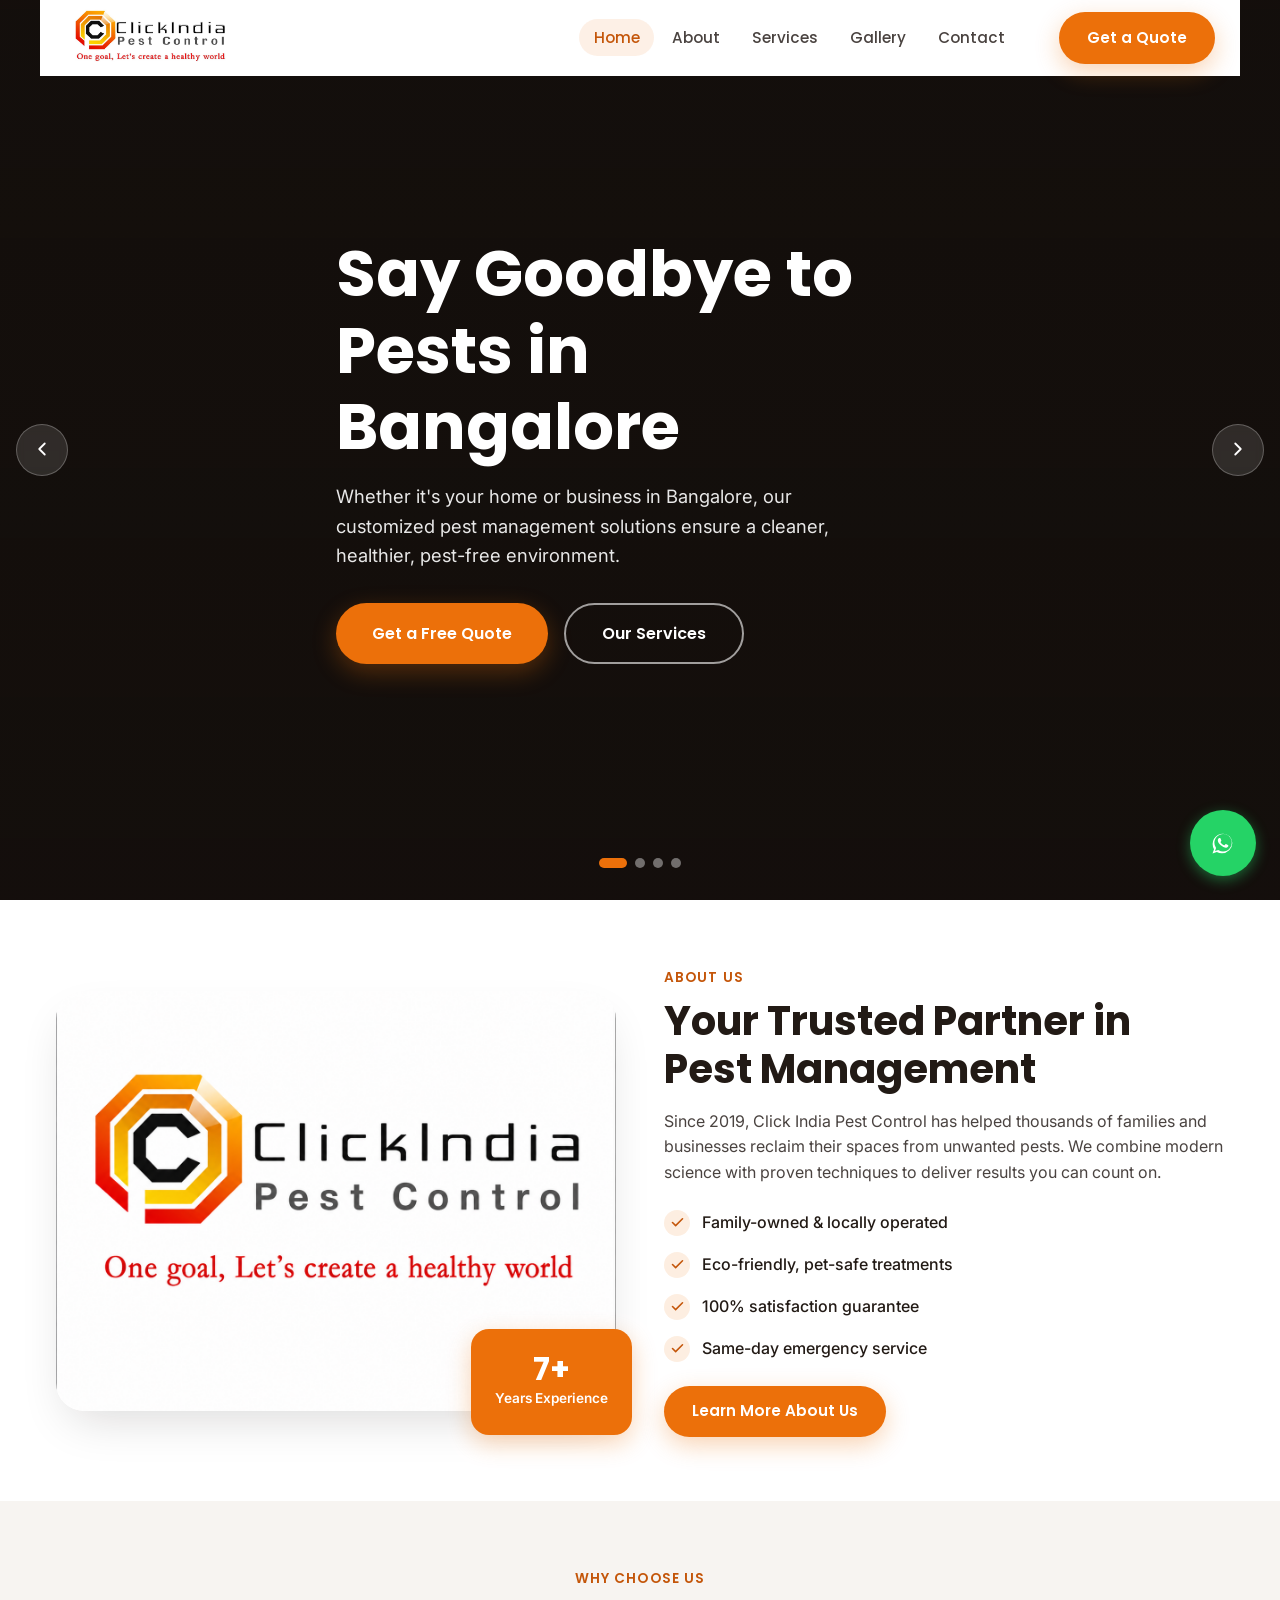
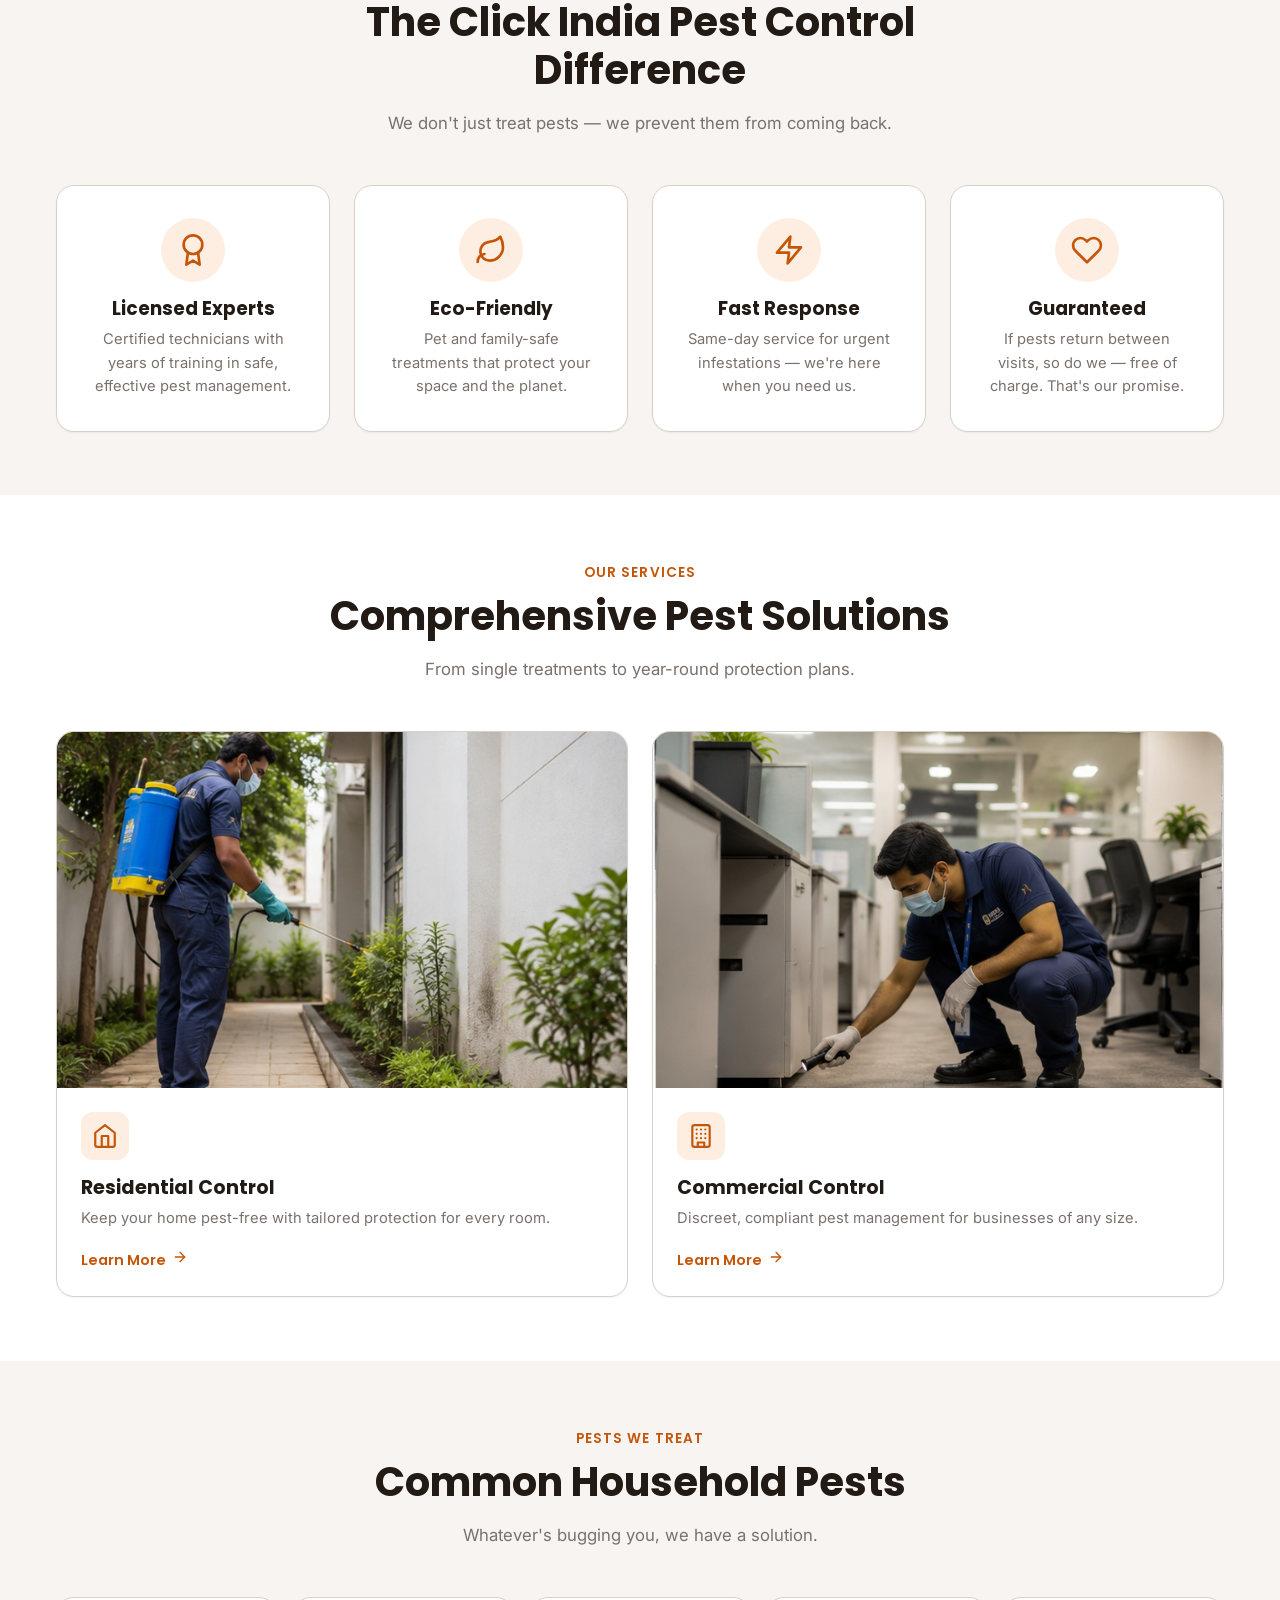
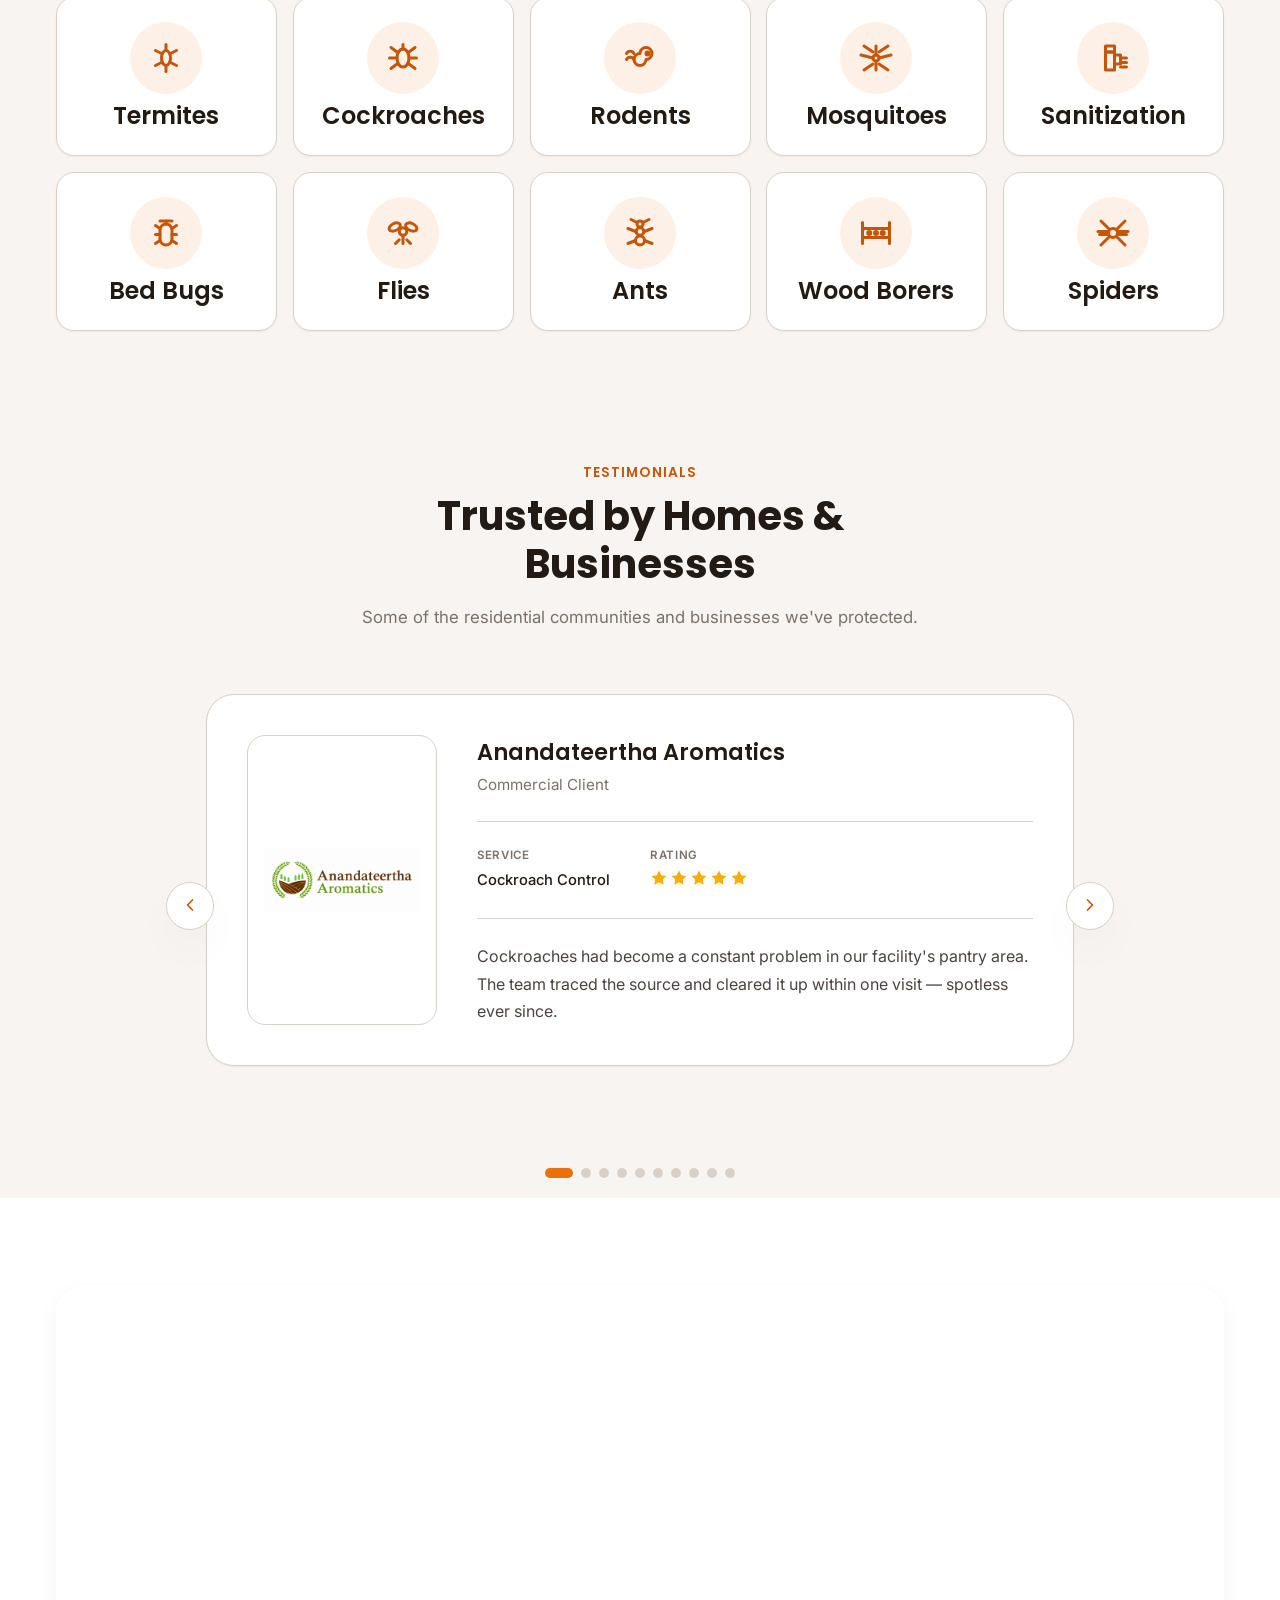
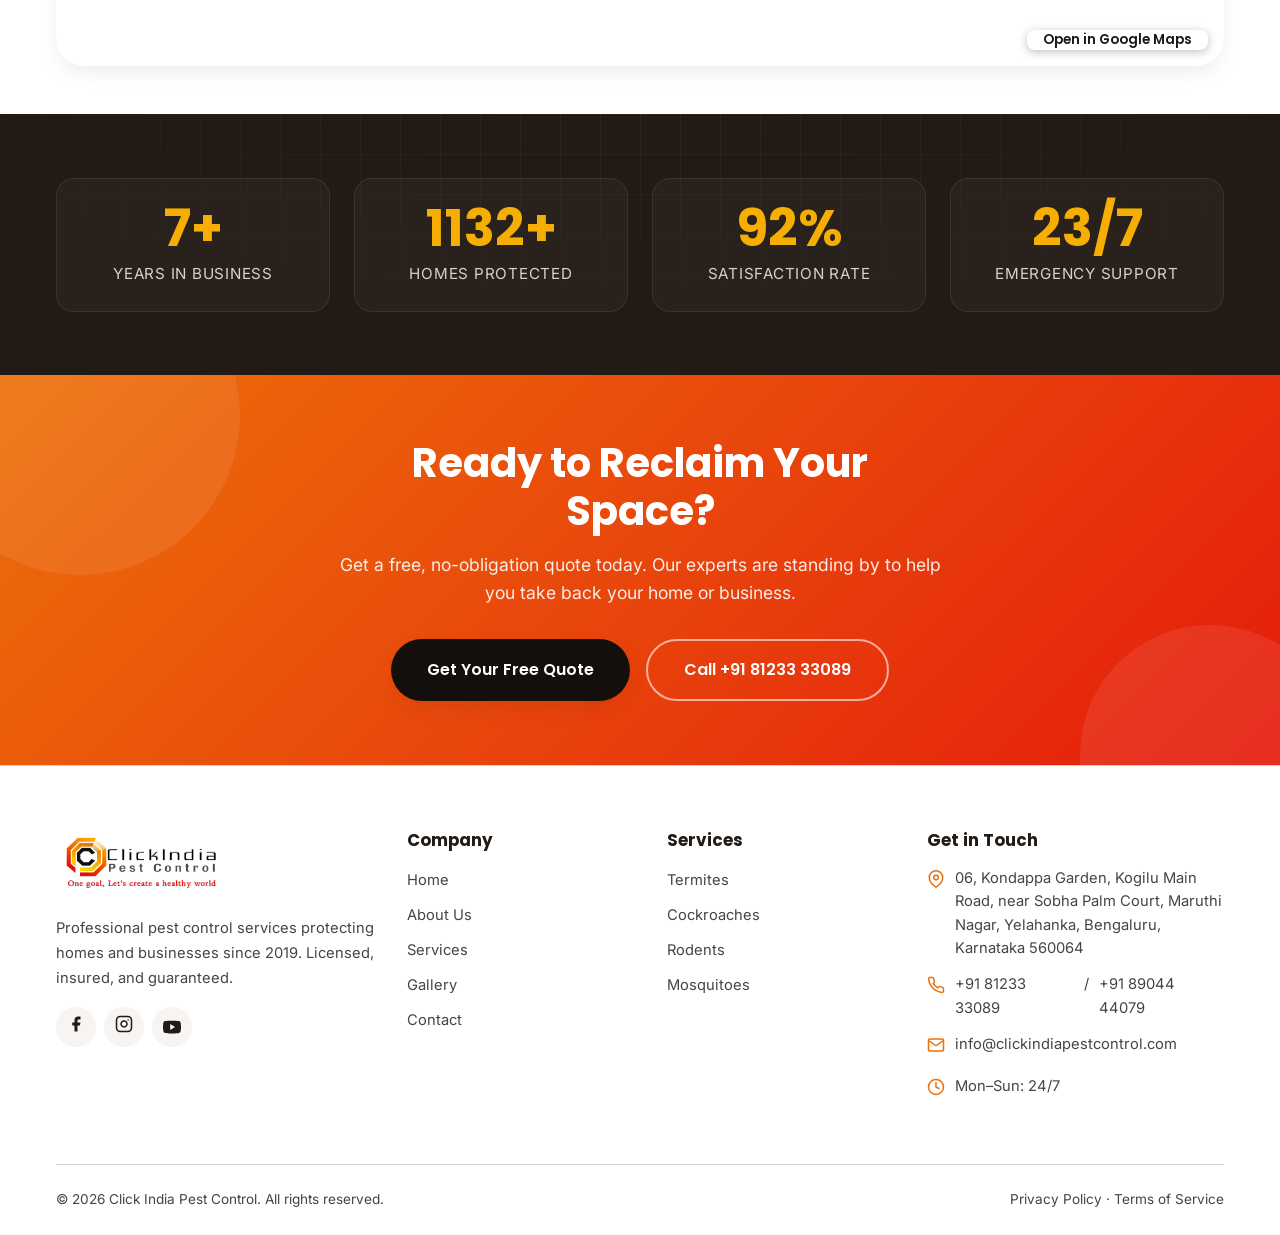
<file: index.html>
<!doctype html>
<html lang="en">
  <head>
    <meta charset="UTF-8" />
    <meta name="viewport" content="width=device-width, initial-scale=1.0" />
    <title>
      Pest Control in Bangalore | Click India Pest Control - Termite, Cockroach
      &amp; Rodent Control
    </title>
    <meta
      name="description"
      content="Looking for pest control near you in Bangalore? Click India Pest Control offers licensed, eco-friendly termite, cockroach, rodent &amp; mosquito control for homes and businesses. Free quote, same-day service."
    />
    <link rel="preconnect" href="https://fonts.googleapis.com" />
    <link rel="preconnect" href="https://fonts.gstatic.com" crossorigin />
    <link
      href="https://fonts.googleapis.com/css2?family=Poppins:wght@400;500;600;700&family=Inter:wght@400;500;600&display=swap"
      rel="stylesheet"
    />
    <link rel="stylesheet" href="./css/style.css" />
    <link rel="stylesheet" href="./css/responsive.css" />
    <link rel="icon" href="./favicon.ico" sizes="any" />
    <link rel="icon" type="image/png" sizes="512x512" href="./favicon.png" />
    <link rel="apple-touch-icon" href="./apple-touch-icon.png" />
    <meta
      name="keywords"
      content="pest control Bangalore, pest control near me, pest control Bengaluru, termite control Bangalore, cockroach control Bangalore, rodent control Bangalore, mosquito control Bangalore, bed bug treatment Bangalore, ant control Bangalore, residential pest control Bangalore, commercial pest control Bangalore, pest control Yelahanka, best pest control company Bangalore"
    />
    <meta name="robots" content="index, follow" />
    <meta name="author" content="Click India Pest Control" />
    <link rel="canonical" href="https://clickindiapestcontrol.com/" />

    <!-- Open Graph -->
    <meta property="og:type" content="website" />
    <meta property="og:site_name" content="Click India Pest Control" />
    <meta
      property="og:title"
      content="Pest Control in Bangalore | Click India Pest Control"
    />
    <meta
      property="og:description"
      content="Looking for pest control near you in Bangalore? Click India Pest Control offers licensed, eco-friendly termite, cockroach, rodent & mosquito control for homes and businesses. Free quote, same-day service."
    />
    <meta property="og:url" content="https://clickindiapestcontrol.com/" />
    <meta
      property="og:image"
      content="https://clickindiapestcontrol.com/media/images/website-images/residential-control.png"
    />
    <meta property="og:locale" content="en_IN" />

    <!-- Twitter Card -->
    <meta name="twitter:card" content="summary_large_image" />
    <meta
      name="twitter:title"
      content="Pest Control in Bangalore | Click India Pest Control"
    />
    <meta
      name="twitter:description"
      content="Looking for pest control near you in Bangalore? Click India Pest Control offers licensed, eco-friendly termite, cockroach, rodent & mosquito control for homes and businesses. Free quote, same-day service."
    />
    <meta
      name="twitter:image"
      content="https://clickindiapestcontrol.com/media/images/website-images/residential-control.png"
    />

    <!-- Structured Data -->
    <script type="application/ld+json">
      {
        "@context": "https://schema.org",
        "@type": "LocalBusiness",
        "@id": "https://clickindiapestcontrol.com/#business",
        "name": "Click India Pest Control",
        "image": "https://clickindiapestcontrol.com/media/images/website-images/logo.png",
        "logo": "https://clickindiapestcontrol.com/media/images/website-images/logo.png",
        "url": "https://clickindiapestcontrol.com/",
        "telephone": "+91-81233-33089",
        "email": "info@clickindiapestcontrol.com",
        "address": {
          "@type": "PostalAddress",
          "streetAddress": "06, Kondappa Garden, Kogilu Main Road, near Sobha Palm Court, Kondappa Garden Layout, Maruthi Nagar",
          "addressLocality": "Yelahanka, Bengaluru",
          "addressRegion": "Karnataka",
          "postalCode": "560064",
          "addressCountry": "IN"
        },
        "geo": {
          "@type": "GeoCoordinates",
          "latitude": 13.103211,
          "longitude": 77.6074009
        },
        "hasMap": "https://www.google.com/maps/place/Click+India+Pest+Control/@13.103211,77.6074009,17z/data=!3m1!4b1!4m6!3m5!1s0x3bae1996ed2c04b7:0x1b3719147adbf18c!8m2!3d13.103211!4d77.6074009!16s%2Fg%2F11vk7hl3wm",
        "areaServed": {
          "@type": "City",
          "name": "Bengaluru"
        },
        "openingHoursSpecification": [
          {
            "@type": "OpeningHoursSpecification",
            "dayOfWeek": [
              "Monday",
              "Tuesday",
              "Wednesday",
              "Thursday",
              "Friday",
              "Saturday"
            ],
            "opens": "07:00",
            "closes": "19:00"
          }
        ],
        "priceRange": "$$",
        "hasOfferCatalog": {
          "@type": "OfferCatalog",
          "name": "Pest Control Services",
          "itemListElement": [
            {
              "@type": "Offer",
              "itemOffered": {
                "@type": "Service",
                "name": "Termite Control"
              }
            },
            {
              "@type": "Offer",
              "itemOffered": {
                "@type": "Service",
                "name": "Cockroach Control"
              }
            },
            {
              "@type": "Offer",
              "itemOffered": {
                "@type": "Service",
                "name": "Rodent Control"
              }
            },
            {
              "@type": "Offer",
              "itemOffered": {
                "@type": "Service",
                "name": "Mosquito Control"
              }
            },
            {
              "@type": "Offer",
              "itemOffered": {
                "@type": "Service",
                "name": "Sanitization Services"
              }
            },
            {
              "@type": "Offer",
              "itemOffered": {
                "@type": "Service",
                "name": "Bed Bug Treatment"
              }
            },
            {
              "@type": "Offer",
              "itemOffered": {
                "@type": "Service",
                "name": "Fly Control"
              }
            },
            {
              "@type": "Offer",
              "itemOffered": {
                "@type": "Service",
                "name": "Ant Control"
              }
            },
            {
              "@type": "Offer",
              "itemOffered": {
                "@type": "Service",
                "name": "Wood Borer Treatment"
              }
            },
            {
              "@type": "Offer",
              "itemOffered": {
                "@type": "Service",
                "name": "Spider Control"
              }
            }
          ]
        }
      }
    </script>
    <script type="application/ld+json">
      {
        "@context": "https://schema.org",
        "@type": "BreadcrumbList",
        "itemListElement": [
          {
            "@type": "ListItem",
            "position": 1,
            "name": "Home",
            "item": "https://clickindiapestcontrol.com/"
          }
        ]
      }
    </script>
  </head>
  <body>
    <a class="skip-link" href="#main">Skip to content</a>

    <!-- ===== Header ===== -->
    <header class="header">
      <div class="container header__inner">
        <a
          class="brand"
          href="./index.html"
          aria-label="ClickIndia Pest Control Home"
        >
          <img
            src="./media/images/website-images/logo.png"
            alt="ClickIndia Pest Control Logo"
            class="brand__logo"
          />
        </a>

        <button
          class="nav-toggle"
          aria-label="Open menu"
          aria-expanded="false"
          aria-controls="nav"
        >
          <span class="nav-toggle__bar"></span>
          <span class="nav-toggle__bar"></span>
          <span class="nav-toggle__bar"></span>
        </button>

        <nav class="nav" id="nav" aria-label="Main">
          <ul class="nav__list">
            <li><a class="nav__link" href="./index.html">Home</a></li>
            <li><a class="nav__link" href="./about.html">About</a></li>
            <li><a class="nav__link" href="./services.html">Services</a></li>
            <li><a class="nav__link" href="./gallery.html">Gallery</a></li>
            <li><a class="nav__link" href="./contact.html">Contact</a></li>
          </ul>
          <a
            href="https://wa.me/918123333089?text=Hi%2C%20I%27d%20like%20to%20request%20a%20pest%20control%20quote."
            class="btn btn--primary nav__cta"
            target="_blank"
            rel="noopener noreferrer"
            >Get a Quote</a
          >
        </nav>
      </div>
    </header>

    <main id="main">
      <!-- ===== Hero slider ===== -->
      <section class="hero" aria-label="Welcome">
        <div class="hero__slides">
          <video
            class="hero__slide is-active"
            autoplay
            muted
            playsinline
            preload="auto"
          >
            <source src="./media/videos/Termites.mp4" type="video/mp4" />
          </video>
          <video class="hero__slide" muted playsinline preload="auto">
            <source src="./media/videos/cockroaches.mp4" type="video/mp4" />
          </video>
          <video class="hero__slide" muted playsinline preload="auto">
            <source src="./media/videos/rats.mp4" type="video/mp4" />
          </video>
          <video class="hero__slide" muted playsinline preload="auto">
            <source src="./media/videos/spiders.mp4" type="video/mp4" />
          </video>
        </div>
        <div class="hero__overlay"></div>
        <div class="container hero__content">
          <h1 class="hero__title">Say Goodbye to Pests in Bangalore</h1>
          <p class="hero__text">
            Whether it's your home or business in Bangalore, our customized pest
            management solutions ensure a cleaner, healthier, pest-free
            environment.
          </p>
          <div class="hero__actions">
            <a
              href="https://wa.me/918123333089?text=Hi%2C%20I%27d%20like%20to%20request%20a%20pest%20control%20quote."
              class="btn btn--primary btn--lg"
              target="_blank"
              rel="noopener noreferrer"
              >Get a Free Quote</a
            >
            <a href="./services.html" class="btn btn--outline btn--lg"
              >Our Services</a
            >
          </div>
        </div>
        <button
          class="slider__arrow slider__arrow--prev"
          aria-label="Previous slide"
        >
          <span data-icon="chevronLeft"></span>
        </button>
        <button
          class="slider__arrow slider__arrow--next"
          aria-label="Next slide"
        >
          <span data-icon="chevronRight"></span>
        </button>
        <div class="slider__dots">
          <button
            class="slider__dot is-active"
            aria-label="Go to slide 1"
          ></button>
          <button class="slider__dot" aria-label="Go to slide 2"></button>
          <button class="slider__dot" aria-label="Go to slide 3"></button>
          <button class="slider__dot" aria-label="Go to slide 4"></button>
        </div>
      </section>

      <!-- ===== About preview ===== -->
      <section class="section">
        <div class="container about-preview">
          <div class="about-preview__media reveal reveal--left">
            <img
              class="about-preview__img"
              src="./media/images/website-images/about-us-section-logo.png"
              alt="Pest control technician inspecting a home"
              loading="lazy"
            />
            <div class="about-preview__badge">
              <strong>7+</strong>
              <span>Years Experience</span>
            </div>
          </div>
          <div class="about-preview__content reveal reveal--right">
            <span class="section__eyebrow">About Us</span>
            <h2 class="section__title">
              Your Trusted Partner in Pest Management
            </h2>
            <p>
              Since 2019, Click India Pest Control has helped thousands of
              families and businesses reclaim their spaces from unwanted pests.
              We combine modern science with proven techniques to deliver
              results you can count on.
            </p>
            <ul class="about-preview__list">
              <li>
                <span data-icon="check"></span> Family-owned &amp; locally
                operated
              </li>
              <li>
                <span data-icon="check"></span> Eco-friendly, pet-safe
                treatments
              </li>
              <li>
                <span data-icon="check"></span> 100% satisfaction guarantee
              </li>
              <li>
                <span data-icon="check"></span> Same-day emergency service
              </li>
            </ul>
            <a href="./about.html" class="btn btn--primary"
              >Learn More About Us</a
            >
          </div>
        </div>
      </section>

      <!-- ===== Why choose us ===== -->
      <section class="section why">
        <div class="container">
          <div class="section__head reveal reveal--up">
            <span class="section__eyebrow">Why Choose Us</span>
            <h2 class="section__title">
              The Click India Pest Control Difference
            </h2>
            <p class="section__subtitle">
              We don't just treat pests — we prevent them from coming back.
            </p>
          </div>
          <div class="why__grid" data-stagger>
            <div class="feature-card reveal reveal--up">
              <div class="feature-card__icon" data-icon="award"></div>
              <h3 class="feature-card__title">Licensed Experts</h3>
              <p class="feature-card__text">
                Certified technicians with years of training in safe, effective
                pest management.
              </p>
            </div>
            <div class="feature-card reveal reveal--up">
              <div class="feature-card__icon" data-icon="leaf"></div>
              <h3 class="feature-card__title">Eco-Friendly</h3>
              <p class="feature-card__text">
                Pet and family-safe treatments that protect your space and the
                planet.
              </p>
            </div>
            <div class="feature-card reveal reveal--up">
              <div class="feature-card__icon" data-icon="zap"></div>
              <h3 class="feature-card__title">Fast Response</h3>
              <p class="feature-card__text">
                Same-day service for urgent infestations — we're here when you
                need us.
              </p>
            </div>
            <div class="feature-card reveal reveal--up">
              <div class="feature-card__icon" data-icon="heart"></div>
              <h3 class="feature-card__title">Guaranteed</h3>
              <p class="feature-card__text">
                If pests return between visits, so do we — free of charge.
                That's our promise.
              </p>
            </div>
          </div>
        </div>
      </section>

      <!-- ===== Services overview ===== -->
      <section class="section">
        <div class="container">
          <div class="section__head reveal reveal--up">
            <span class="section__eyebrow">Our Services</span>
            <h2 class="section__title">Comprehensive Pest Solutions</h2>
            <p class="section__subtitle">
              From single treatments to year-round protection plans.
            </p>
          </div>
          <div class="services-grid" data-stagger>
            <article class="service-card reveal reveal--up">
              <a href="./services.html">
                <img
                  class="service-card__img"
                  src="./media/images/website-images/residential-control.png"
                  alt="Residential Pest Control"
                  loading="lazy"
                />
              </a>
              <div class="service-card__body">
                <div class="service-card__icon" data-icon="home"></div>
                <h3 class="service-card__title">Residential Control</h3>
                <p class="service-card__text">
                  Keep your home pest-free with tailored protection for every
                  room.
                </p>
                <a class="service-card__link" href="./services.html"
                  >Learn More <span data-icon="arrowRight"></span
                ></a>
              </div>
            </article>
            <article class="service-card reveal reveal--up">
              <a href="./services.html">
                <img
                  class="service-card__img"
                  src="./media/images/website-images/commercial-control.png"
                  alt="Commercial Pest Control"
                  loading="lazy"
                />
              </a>
              <div class="service-card__body">
                <div class="service-card__icon" data-icon="building"></div>
                <h3 class="service-card__title">Commercial Control</h3>
                <p class="service-card__text">
                  Discreet, compliant pest management for businesses of any
                  size.
                </p>
                <a class="service-card__link" href="./services.html"
                  >Learn More <span data-icon="arrowRight"></span
                ></a>
              </div>
            </article>
          </div>
        </div>
      </section>

      <!-- ===== Pest categories ===== -->
      <section class="section pests">
        <div class="container">
          <div class="section__head reveal reveal--up">
            <span class="section__eyebrow">Pests We Treat</span>
            <h2 class="section__title">Common Household Pests</h2>
            <p class="section__subtitle">
              Whatever's bugging you, we have a solution.
            </p>
          </div>
          <div class="pest-grid" data-stagger>
            <a
              href="./services.html#termites"
              class="pest-card reveal reveal--zoom"
            >
              <div class="pest-card__icon" data-icon="termite"></div>
              <h3 class="pest-card__name">Termites</h3>
            </a>
            <a
              href="./services.html#cockroaches"
              class="pest-card reveal reveal--zoom"
            >
              <div class="pest-card__icon" data-icon="cockroach"></div>
              <h3 class="pest-card__name">Cockroaches</h3>
            </a>
            <a
              href="./services.html#rodents"
              class="pest-card reveal reveal--zoom"
            >
              <div class="pest-card__icon" data-icon="rat"></div>
              <h3 class="pest-card__name">Rodents</h3>
            </a>
            <a
              href="./services.html#mosquitoes"
              class="pest-card reveal reveal--zoom"
            >
              <div class="pest-card__icon" data-icon="mosquito"></div>
              <h3 class="pest-card__name">Mosquitoes</h3>
            </a>
            <a
              href="./services.html#sanitization"
              class="pest-card reveal reveal--zoom"
            >
              <div class="pest-card__icon" data-icon="spray"></div>
              <h3 class="pest-card__name">Sanitization</h3>
            </a>
            <a
              href="./services.html#bed-bugs"
              class="pest-card reveal reveal--zoom"
            >
              <div class="pest-card__icon" data-icon="bug"></div>
              <h3 class="pest-card__name">Bed Bugs</h3>
            </a>
            <a
              href="./services.html#flies"
              class="pest-card reveal reveal--zoom"
            >
              <div class="pest-card__icon" data-icon="fly"></div>
              <h3 class="pest-card__name">Flies</h3>
            </a>
            <a
              href="./services.html#ants"
              class="pest-card reveal reveal--zoom"
            >
              <div class="pest-card__icon" data-icon="ant"></div>
              <h3 class="pest-card__name">Ants</h3>
            </a>
            <a
              href="./services.html#wood-borers"
              class="pest-card reveal reveal--zoom"
            >
              <div class="pest-card__icon" data-icon="woodBorer"></div>
              <h3 class="pest-card__name">Wood Borers</h3>
            </a>
            <a
              href="./services.html#spiders"
              class="pest-card reveal reveal--zoom"
            >
              <div class="pest-card__icon" data-icon="spider"></div>
              <h3 class="pest-card__name">Spiders</h3>
            </a>
          </div>
        </div>
      </section>

      <!-- ===== Testimonials slider ===== -->
      <section class="section testimonials">
        <div class="container">
          <div class="section__head reveal reveal--up">
            <span class="section__eyebrow">Testimonials</span>
            <h2 class="section__title">Trusted by Homes &amp; Businesses</h2>
            <p class="section__subtitle">
              Some of the residential communities and businesses we've
              protected.
            </p>
          </div>

          <div class="testimonial-wrap">
            <div class="testimonial-slider">
              <div class="testimonial-track">
                <div class="testimonial-slides">
                  <div class="testimonial-slide">
                    <div class="testimonial-card testimonial-card--logo">
                      <div class="testimonial-card__photo">
                        <img
                          src="./media/images/testimonials-images/anandateertha-aromatics.jpg"
                          alt="Anandateertha Aromatics"
                          loading="lazy"
                        />
                      </div>
                      <div class="testimonial-card__body">
                        <div class="testimonial-card__name">
                          Anandateertha Aromatics
                        </div>
                        <div class="testimonial-card__role">
                          Commercial Client
                        </div>
                        <hr class="testimonial-card__divider" />
                        <div class="testimonial-card__meta">
                          <div class="testimonial-card__meta-item">
                            <span class="testimonial-card__meta-label"
                              >Service</span
                            >
                            <span class="testimonial-card__meta-value"
                              >Cockroach Control</span
                            >
                          </div>
                          <div class="testimonial-card__meta-item">
                            <span class="testimonial-card__meta-label"
                              >Rating</span
                            >
                            <span class="testimonial-card__meta-value">
                              <span
                                class="testimonial-rating"
                                aria-label="5 out of 5 stars"
                              >
                                <span data-icon="star"></span
                                ><span data-icon="star"></span
                                ><span data-icon="star"></span
                                ><span data-icon="star"></span
                                ><span data-icon="star"></span>
                              </span>
                            </span>
                          </div>
                        </div>
                        <hr class="testimonial-card__divider" />
                        <p class="testimonial-card__quote">
                          Cockroaches had become a constant problem in our
                          facility's pantry area. The team traced the source and
                          cleared it up within one visit — spotless ever since.
                        </p>
                      </div>
                    </div>
                  </div>

                  <div class="testimonial-slide">
                    <div class="testimonial-card testimonial-card--logo">
                      <div class="testimonial-card__photo">
                        <img
                          src="./media/images/testimonials-images/antaliea-homes.jpg"
                          alt="Antaliea Homes"
                          loading="lazy"
                        />
                      </div>
                      <div class="testimonial-card__body">
                        <div class="testimonial-card__name">Antaliea Homes</div>
                        <div class="testimonial-card__role">
                          Residential Community
                        </div>
                        <hr class="testimonial-card__divider" />
                        <div class="testimonial-card__meta">
                          <div class="testimonial-card__meta-item">
                            <span class="testimonial-card__meta-label"
                              >Service</span
                            >
                            <span class="testimonial-card__meta-value"
                              >Termite Control</span
                            >
                          </div>
                          <div class="testimonial-card__meta-item">
                            <span class="testimonial-card__meta-label"
                              >Rating</span
                            >
                            <span class="testimonial-card__meta-value">
                              <span
                                class="testimonial-rating"
                                aria-label="5 out of 5 stars"
                              >
                                <span data-icon="star"></span
                                ><span data-icon="star"></span
                                ><span data-icon="star"></span
                                ><span data-icon="star"></span
                                ><span data-icon="star"></span>
                              </span>
                            </span>
                          </div>
                        </div>
                        <hr class="testimonial-card__divider" />
                        <p class="testimonial-card__quote">
                          We had termite activity showing up near the basement
                          woodwork. Their treatment plan handled it thoroughly,
                          and inspections since have stayed clean.
                        </p>
                      </div>
                    </div>
                  </div>

                  <div class="testimonial-slide">
                    <div class="testimonial-card testimonial-card--logo">
                      <div class="testimonial-card__photo">
                        <img
                          src="./media/images/testimonials-images/blue-ocean.jpg"
                          alt="Blue Ocean"
                          loading="lazy"
                        />
                      </div>
                      <div class="testimonial-card__body">
                        <div class="testimonial-card__name">Blue Ocean</div>
                        <div class="testimonial-card__role">
                          Commercial Client
                        </div>
                        <hr class="testimonial-card__divider" />
                        <div class="testimonial-card__meta">
                          <div class="testimonial-card__meta-item">
                            <span class="testimonial-card__meta-label"
                              >Service</span
                            >
                            <span class="testimonial-card__meta-value"
                              >Mosquito Control</span
                            >
                          </div>
                          <div class="testimonial-card__meta-item">
                            <span class="testimonial-card__meta-label"
                              >Rating</span
                            >
                            <span class="testimonial-card__meta-value">
                              <span
                                class="testimonial-rating"
                                aria-label="4 out of 5 stars"
                              >
                                <span data-icon="star"></span
                                ><span data-icon="star"></span
                                ><span data-icon="star"></span
                                ><span data-icon="star"></span>
                              </span>
                            </span>
                          </div>
                        </div>
                        <hr class="testimonial-card__divider" />
                        <p class="testimonial-card__quote">
                          Mosquito fogging around the premises made evening
                          hours far more comfortable for staff and visitors.
                          Scheduling was a little tight but the results were
                          worth it.
                        </p>
                      </div>
                    </div>
                  </div>

                  <div class="testimonial-slide">
                    <div class="testimonial-card testimonial-card--logo">
                      <div class="testimonial-card__photo">
                        <img
                          src="./media/images/testimonials-images/century-building-dreams.jpg"
                          alt="Century Building Dreams"
                          loading="lazy"
                        />
                      </div>
                      <div class="testimonial-card__body">
                        <div class="testimonial-card__name">
                          Century Building Dreams
                        </div>
                        <div class="testimonial-card__role">
                          Residential Community
                        </div>
                        <hr class="testimonial-card__divider" />
                        <div class="testimonial-card__meta">
                          <div class="testimonial-card__meta-item">
                            <span class="testimonial-card__meta-label"
                              >Service</span
                            >
                            <span class="testimonial-card__meta-value"
                              >Rodent Control</span
                            >
                          </div>
                          <div class="testimonial-card__meta-item">
                            <span class="testimonial-card__meta-label"
                              >Rating</span
                            >
                            <span class="testimonial-card__meta-value">
                              <span
                                class="testimonial-rating"
                                aria-label="5 out of 5 stars"
                              >
                                <span data-icon="star"></span
                                ><span data-icon="star"></span
                                ><span data-icon="star"></span
                                ><span data-icon="star"></span
                                ><span data-icon="star"></span>
                              </span>
                            </span>
                          </div>
                        </div>
                        <hr class="testimonial-card__divider" />
                        <p class="testimonial-card__quote">
                          Rodent activity in the parking and utility areas was
                          resolved with a clear action plan and follow-up
                          visits. Residents haven't reported an issue since.
                        </p>
                      </div>
                    </div>
                  </div>

                  <div class="testimonial-slide">
                    <div class="testimonial-card testimonial-card--logo">
                      <div class="testimonial-card__photo">
                        <img
                          src="./media/images/testimonials-images/century-linea.jpg"
                          alt="Century Linea"
                          loading="lazy"
                        />
                      </div>
                      <div class="testimonial-card__body">
                        <div class="testimonial-card__name">Century Linea</div>
                        <div class="testimonial-card__role">
                          Residential Community
                        </div>
                        <hr class="testimonial-card__divider" />
                        <div class="testimonial-card__meta">
                          <div class="testimonial-card__meta-item">
                            <span class="testimonial-card__meta-label"
                              >Service</span
                            >
                            <span class="testimonial-card__meta-value"
                              >Bed Bug Treatment</span
                            >
                          </div>
                          <div class="testimonial-card__meta-item">
                            <span class="testimonial-card__meta-label"
                              >Rating</span
                            >
                            <span class="testimonial-card__meta-value">
                              <span
                                class="testimonial-rating"
                                aria-label="5 out of 5 stars"
                              >
                                <span data-icon="star"></span
                                ><span data-icon="star"></span
                                ><span data-icon="star"></span
                                ><span data-icon="star"></span
                                ><span data-icon="star"></span>
                              </span>
                            </span>
                          </div>
                        </div>
                        <hr class="testimonial-card__divider" />
                        <p class="testimonial-card__quote">
                          A bed bug scare in one of the units was treated
                          quickly across the whole block, with a follow-up check
                          two weeks later to confirm it was gone for good.
                        </p>
                      </div>
                    </div>
                  </div>

                  <div class="testimonial-slide">
                    <div class="testimonial-card testimonial-card--logo">
                      <div class="testimonial-card__photo">
                        <img
                          src="./media/images/testimonials-images/charted-jardin.jpg"
                          alt="Charted Jardin"
                          loading="lazy"
                        />
                      </div>
                      <div class="testimonial-card__body">
                        <div class="testimonial-card__name">Charted Jardin</div>
                        <div class="testimonial-card__role">
                          Residential Community
                        </div>
                        <hr class="testimonial-card__divider" />
                        <div class="testimonial-card__meta">
                          <div class="testimonial-card__meta-item">
                            <span class="testimonial-card__meta-label"
                              >Service</span
                            >
                            <span class="testimonial-card__meta-value"
                              >Ant Control</span
                            >
                          </div>
                          <div class="testimonial-card__meta-item">
                            <span class="testimonial-card__meta-label"
                              >Rating</span
                            >
                            <span class="testimonial-card__meta-value">
                              <span
                                class="testimonial-rating"
                                aria-label="4 out of 5 stars"
                              >
                                <span data-icon="star"></span
                                ><span data-icon="star"></span
                                ><span data-icon="star"></span
                                ><span data-icon="star"></span>
                              </span>
                            </span>
                          </div>
                        </div>
                        <hr class="testimonial-card__divider" />
                        <p class="testimonial-card__quote">
                          Recurring ant trails near the clubhouse kitchen were
                          traced back to a nest outside and dealt with properly
                          instead of just a surface spray.
                        </p>
                      </div>
                    </div>
                  </div>

                  <div class="testimonial-slide">
                    <div class="testimonial-card testimonial-card--logo">
                      <div class="testimonial-card__photo">
                        <img
                          src="./media/images/testimonials-images/eurekha.jpg"
                          alt="Eurekha"
                          loading="lazy"
                        />
                      </div>
                      <div class="testimonial-card__body">
                        <div class="testimonial-card__name">Eurekha</div>
                        <div class="testimonial-card__role">
                          Commercial Client
                        </div>
                        <hr class="testimonial-card__divider" />
                        <div class="testimonial-card__meta">
                          <div class="testimonial-card__meta-item">
                            <span class="testimonial-card__meta-label"
                              >Service</span
                            >
                            <span class="testimonial-card__meta-value"
                              >Fly Control</span
                            >
                          </div>
                          <div class="testimonial-card__meta-item">
                            <span class="testimonial-card__meta-label"
                              >Rating</span
                            >
                            <span class="testimonial-card__meta-value">
                              <span
                                class="testimonial-rating"
                                aria-label="5 out of 5 stars"
                              >
                                <span data-icon="star"></span
                                ><span data-icon="star"></span
                                ><span data-icon="star"></span
                                ><span data-icon="star"></span
                                ><span data-icon="star"></span>
                              </span>
                            </span>
                          </div>
                        </div>
                        <hr class="testimonial-card__divider" />
                        <p class="testimonial-card__quote">
                          Fly activity near the loading dock was affecting the
                          work floor. A combination of traps and source
                          treatment brought it under control within days.
                        </p>
                      </div>
                    </div>
                  </div>

                  <div class="testimonial-slide">
                    <div class="testimonial-card testimonial-card--logo">
                      <div class="testimonial-card__photo">
                        <img
                          src="./media/images/testimonials-images/navanaami-lavender.jpg"
                          alt="Navanaami Lavender"
                          loading="lazy"
                        />
                      </div>
                      <div class="testimonial-card__body">
                        <div class="testimonial-card__name">
                          Navanaami Lavender
                        </div>
                        <div class="testimonial-card__role">
                          Residential Community
                        </div>
                        <hr class="testimonial-card__divider" />
                        <div class="testimonial-card__meta">
                          <div class="testimonial-card__meta-item">
                            <span class="testimonial-card__meta-label"
                              >Service</span
                            >
                            <span class="testimonial-card__meta-value"
                              >Sanitization</span
                            >
                          </div>
                          <div class="testimonial-card__meta-item">
                            <span class="testimonial-card__meta-label"
                              >Rating</span
                            >
                            <span class="testimonial-card__meta-value">
                              <span
                                class="testimonial-rating"
                                aria-label="5 out of 5 stars"
                              >
                                <span data-icon="star"></span
                                ><span data-icon="star"></span
                                ><span data-icon="star"></span
                                ><span data-icon="star"></span
                                ><span data-icon="star"></span>
                              </span>
                            </span>
                          </div>
                        </div>
                        <hr class="testimonial-card__divider" />
                        <p class="testimonial-card__quote">
                          Full-premises sanitization ahead of the festive season
                          was scheduled around residents' timings and left
                          common areas noticeably fresher.
                        </p>
                      </div>
                    </div>
                  </div>

                  <div class="testimonial-slide">
                    <div class="testimonial-card testimonial-card--logo">
                      <div class="testimonial-card__photo">
                        <img
                          src="./media/images/testimonials-images/prakruti-akshara.jpg"
                          alt="Prakruti Akshara"
                          loading="lazy"
                        />
                      </div>
                      <div class="testimonial-card__body">
                        <div class="testimonial-card__name">
                          Prakruti Akshara
                        </div>
                        <div class="testimonial-card__role">
                          Residential Community
                        </div>
                        <hr class="testimonial-card__divider" />
                        <div class="testimonial-card__meta">
                          <div class="testimonial-card__meta-item">
                            <span class="testimonial-card__meta-label"
                              >Service</span
                            >
                            <span class="testimonial-card__meta-value"
                              >Wood Borer Treatment</span
                            >
                          </div>
                          <div class="testimonial-card__meta-item">
                            <span class="testimonial-card__meta-label"
                              >Rating</span
                            >
                            <span class="testimonial-card__meta-value">
                              <span
                                class="testimonial-rating"
                                aria-label="4 out of 5 stars"
                              >
                                <span data-icon="star"></span
                                ><span data-icon="star"></span
                                ><span data-icon="star"></span
                                ><span data-icon="star"></span>
                              </span>
                            </span>
                          </div>
                        </div>
                        <hr class="testimonial-card__divider" />
                        <p class="testimonial-card__quote">
                          Wood borer damage on the wooden fittings in a few
                          units was treated and sealed properly, with clear
                          guidance on preventing it from spreading further.
                        </p>
                      </div>
                    </div>
                  </div>

                  <div class="testimonial-slide">
                    <div class="testimonial-card testimonial-card--logo">
                      <div class="testimonial-card__photo">
                        <img
                          src="./media/images/testimonials-images/raidanc-jarden.jpg"
                          alt="Raidanc Jarden"
                          loading="lazy"
                        />
                      </div>
                      <div class="testimonial-card__body">
                        <div class="testimonial-card__name">Raidanc Jarden</div>
                        <div class="testimonial-card__role">
                          Residential Community
                        </div>
                        <hr class="testimonial-card__divider" />
                        <div class="testimonial-card__meta">
                          <div class="testimonial-card__meta-item">
                            <span class="testimonial-card__meta-label"
                              >Service</span
                            >
                            <span class="testimonial-card__meta-value"
                              >Spider Control</span
                            >
                          </div>
                          <div class="testimonial-card__meta-item">
                            <span class="testimonial-card__meta-label"
                              >Rating</span
                            >
                            <span class="testimonial-card__meta-value">
                              <span
                                class="testimonial-rating"
                                aria-label="5 out of 5 stars"
                              >
                                <span data-icon="star"></span
                                ><span data-icon="star"></span
                                ><span data-icon="star"></span
                                ><span data-icon="star"></span
                                ><span data-icon="star"></span>
                              </span>
                            </span>
                          </div>
                        </div>
                        <hr class="testimonial-card__divider" />
                        <p class="testimonial-card__quote">
                          Spider webs building up around stairwells and
                          corridors were cleared out, with a follow-up treatment
                          keeping the common areas clean since.
                        </p>
                      </div>
                    </div>
                  </div>
                </div>
              </div>
            </div>

            <button
              class="slider__arrow slider__arrow--prev"
              aria-label="Previous testimonial"
            >
              <span data-icon="chevronLeft"></span>
            </button>
            <button
              class="slider__arrow slider__arrow--next"
              aria-label="Next testimonial"
            >
              <span data-icon="chevronRight"></span>
            </button>

            <div class="testimonial-dots">
              <button
                class="slider__dot is-active"
                aria-label="Go to testimonial 1"
              ></button>
              <button
                class="slider__dot"
                aria-label="Go to testimonial 2"
              ></button>
              <button
                class="slider__dot"
                aria-label="Go to testimonial 3"
              ></button>
              <button
                class="slider__dot"
                aria-label="Go to testimonial 4"
              ></button>
              <button
                class="slider__dot"
                aria-label="Go to testimonial 5"
              ></button>
              <button
                class="slider__dot"
                aria-label="Go to testimonial 6"
              ></button>
              <button
                class="slider__dot"
                aria-label="Go to testimonial 7"
              ></button>
              <button
                class="slider__dot"
                aria-label="Go to testimonial 8"
              ></button>
              <button
                class="slider__dot"
                aria-label="Go to testimonial 9"
              ></button>
              <button
                class="slider__dot"
                aria-label="Go to testimonial 10"
              ></button>
            </div>
          </div>
        </div>
      </section>

      <!-- ===== Map ===== -->
      <section class="section--tight">
        <div class="container">
          <div class="map-embed reveal reveal--up" style="position: relative">
            <iframe
              title="Click India Pest Control office location map"
              src="https://www.google.com/maps?q=Click+India+Pest+Control,+Kondappa+Garden,+Yelahanka,+Bengaluru&output=embed"
              loading="lazy"
              referrerpolicy="no-referrer-when-downgrade"
              style="width: 100%; height: 380px; border: 0; display: block"
            ></iframe>
            <a
              href="https://www.google.com/maps/place/Click+India+Pest+Control/@13.103211,77.6074009,17z/data=!3m1!4b1!4m6!3m5!1s0x3bae1996ed2c04b7:0x1b3719147adbf18c!8m2!3d13.103211!4d77.6074009!16s%2Fg%2F11vk7hl3wm"
              target="_blank"
              rel="noopener noreferrer"
              style="
                position: absolute;
                bottom: 16px;
                right: 16px;
                background: #fff;
                color: #1a1a1a;
                font-family: var(--font-head, sans-serif);
                font-weight: 600;
                font-size: 0.85rem;
                padding: 10px 16px;
                border-radius: 8px;
                box-shadow: 0 2px 10px rgba(0, 0, 0, 0.25);
                text-decoration: none;
              "
            >
              Open in Google Maps
            </a>
          </div>
        </div>
      </section>
      <!-- ===== Stats ===== -->
      <section class="section stats">
        <div class="container">
          <div class="stats__grid" data-stagger>
            <div class="stat reveal reveal--up">
              <div class="stat__num">
                <span data-target="7" data-suffix="+">0</span>
              </div>
              <div class="stat__label">Years in Business</div>
            </div>
            <div class="stat reveal reveal--up">
              <div class="stat__num">
                <span data-target="1200" data-suffix="+">0</span>
              </div>
              <div class="stat__label">Homes Protected</div>
            </div>
            <div class="stat reveal reveal--up">
              <div class="stat__num">
                <span data-target="98" data-suffix="%">0</span>
              </div>
              <div class="stat__label">Satisfaction Rate</div>
            </div>
            <div class="stat reveal reveal--up">
              <div class="stat__num">
                <span data-target="24" data-suffix="/7">0</span>
              </div>
              <div class="stat__label">Emergency Support</div>
            </div>
          </div>
        </div>
      </section>

      <!-- ===== CTA ===== -->
      <section class="section cta">
        <div class="container cta__inner reveal reveal--zoom">
          <h2 class="cta__title">Ready to Reclaim Your Space?</h2>
          <p class="cta__text">
            Get a free, no-obligation quote today. Our experts are standing by
            to help you take back your home or business.
          </p>
          <div class="cta__actions">
            <a
              href="https://wa.me/918123333089?text=Hi%2C%20I%27d%20like%20to%20request%20a%20pest%20control%20quote."
              class="btn btn--primary btn--lg"
              target="_blank"
              rel="noopener noreferrer"
              >Get Your Free Quote</a
            >
            <a href="tel:+918123333089" class="btn btn--outline btn--lg"
              >Call +91 81233 33089</a
            >
          </div>
        </div>
      </section>
    </main>

    <!-- ===== Footer ===== -->
    <footer class="footer">
      <div class="container">
        <div class="footer__grid">
          <div class="footer__brand">
            <!-- <a class="brand" href="./index.html" aria-label="Click India Pest Control home">
              <span class="brand__mark" data-icon="shield"></span>
              <span
                ><span class="brand__name">Shield<span>Guard</span></span
                ><span class="brand__tag">Pest Control</span></span
              >
            </a> -->
            <a
              class="brand"
              href="./index.html"
              aria-label="ClickIndia Pest Control Home"
            >
              <img
                src="./media/images/website-images/logo.png"
                alt="ClickIndia Pest Control Logo"
                class="brand__logo"
              />
            </a>
            <p class="footer__about">
              Professional pest control services protecting homes and businesses
              since 2019. Licensed, insured, and guaranteed.
            </p>
            <div class="footer__social">
              <a
                href="https://www.facebook.com/share/1JEL3MpZ76/"
                target="_blank"
                rel="noopener noreferrer"
                aria-label="Facebook"
                ><span data-icon="facebook"></span
              ></a>
              <a
                href="https://www.instagram.com/click_india_pest_control?igsh=MW1tM3A1MWJwZnNkbg=="
                target="_blank"
                rel="noopener noreferrer"
                aria-label="Instagram"
                ><span data-icon="instagram"></span
              ></a>
              <a
                href="https://youtube.com/@clickindiapestcontrol"
                target="_blank"
                rel="noopener noreferrer"
                aria-label="YouTube"
              >
                <svg
                  xmlns="http://www.w3.org/2000/svg"
                  viewBox="0 0 24 24"
                  width="22"
                  height="22"
                  fill="currentColor"
                >
                  <path
                    d="M23.5 6.2a3 3 0 0 0-2.1-2.1C19.5 3.5 12 3.5 12 3.5s-7.5 0-9.4.6A3 3 0 0 0 .5 6.2 31 31 0 0 0 0 12a31 31 0 0 0 .5 5.8 3 3 0 0 0 2.1 2.1c1.9.6 9.4.6 9.4.6s7.5 0 9.4-.6a3 3 0 0 0 2.1-2.1A31 31 0 0 0 24 12a31 31 0 0 0-.5-5.8ZM9.6 15.9V8.1l6.5 3.9-6.5 3.9Z"
                  />
                </svg>
              </a>
            </div>
          </div>
          <div>
            <h3 class="footer__title">Company</h3>
            <ul class="footer__links">
              <li><a href="./index.html">Home</a></li>
              <li><a href="./about.html">About Us</a></li>
              <li><a href="./services.html">Services</a></li>
              <li><a href="./gallery.html">Gallery</a></li>
              <li><a href="./contact.html">Contact</a></li>
            </ul>
          </div>
          <div>
            <h3 class="footer__title">Services</h3>
            <ul class="footer__links">
              <li><a href="./services.html">Termites</a></li>
              <li><a href="./services.html">Cockroaches</a></li>
              <li><a href="./services.html">Rodents</a></li>
              <li><a href="./services.html">Mosquitoes</a></li>
            </ul>
          </div>
          <div>
            <h3 class="footer__title">Get in Touch</h3>
            <ul class="footer__contact">
              <li>
                <span data-icon="mapPin"></span> 06, Kondappa Garden, Kogilu
                Main Road, near Sobha Palm Court, Maruthi Nagar, Yelahanka,
                Bengaluru, Karnataka 560064
              </li>
              <li>
                <span data-icon="phone"></span>
                <a href="tel:+918123333089">+91 81233 33089</a> /
                <a href="tel:+918904444079">+91 89044 44079</a>
              </li>
              <li>
                <span data-icon="mail"></span>
                <a href="mailto:info@clickindiapestcontrol.com"
                  >info@clickindiapestcontrol.com</a
                >
              </li>
              <li><span data-icon="clock"></span> Mon–Sun: 24/7</li>
            </ul>
          </div>
        </div>
        <div class="footer__bottom">
          <p>&copy; 2026 Click India Pest Control. All rights reserved.</p>
          <p>
            <a href="#">Privacy Policy</a> &middot;
            <a href="#">Terms of Service</a>
          </p>
        </div>
      </div>
    </footer>

    <a
      class="whatsapp-float"
      href="https://wa.me/918123333089?text=Hi%2C%20I%27d%20like%20to%20request%20a%20pest%20control%20quote."
      target="_blank"
      rel="noopener noreferrer"
      aria-label="Chat with us on WhatsApp"
      ><svg viewBox="0 0 24 24" fill="currentColor">
        <path
          d="M17.6 6.32A8.86 8.86 0 0 0 12.05 4a8.94 8.94 0 0 0-7.75 13.4L3 21l3.72-1.25a8.9 8.9 0 0 0 4.33 1.13h.01A8.94 8.94 0 0 0 20 12.06a8.87 8.87 0 0 0-2.4-5.74zM12.06 19.2a7.4 7.4 0 0 1-3.8-1.04l-.27-.16-2.83.94.9-2.76-.18-.28a7.42 7.42 0 1 1 6.18 3.3zm4.07-5.56c-.22-.11-1.32-.65-1.53-.72s-.35-.11-.5.11-.58.72-.71.87-.26.17-.48.06a6.06 6.06 0 0 1-1.78-1.1 6.68 6.68 0 0 1-1.23-1.53c-.13-.22 0-.34.1-.45s.22-.26.33-.39a1.5 1.5 0 0 0 .22-.37.4.4 0 0 0 0-.39c-.06-.11-.5-1.2-.68-1.65s-.37-.37-.5-.38h-.43a.83.83 0 0 0-.6.28 2.5 2.5 0 0 0-.78 1.86 4.36 4.36 0 0 0 .91 2.3 9.95 9.95 0 0 0 3.8 3.35c.53.23.94.36 1.26.46a3 3 0 0 0 1.39.09 2.27 2.27 0 0 0 1.49-1.05 1.85 1.85 0 0 0 .13-1.05c-.06-.09-.2-.15-.42-.26z"
        /></svg
    ></a>
    <button class="back-to-top" aria-label="Back to top">
      <span data-icon="arrowUp"></span>
    </button>

    <script src="./js/bundle.js"></script>
  </body>
</html>
</file>
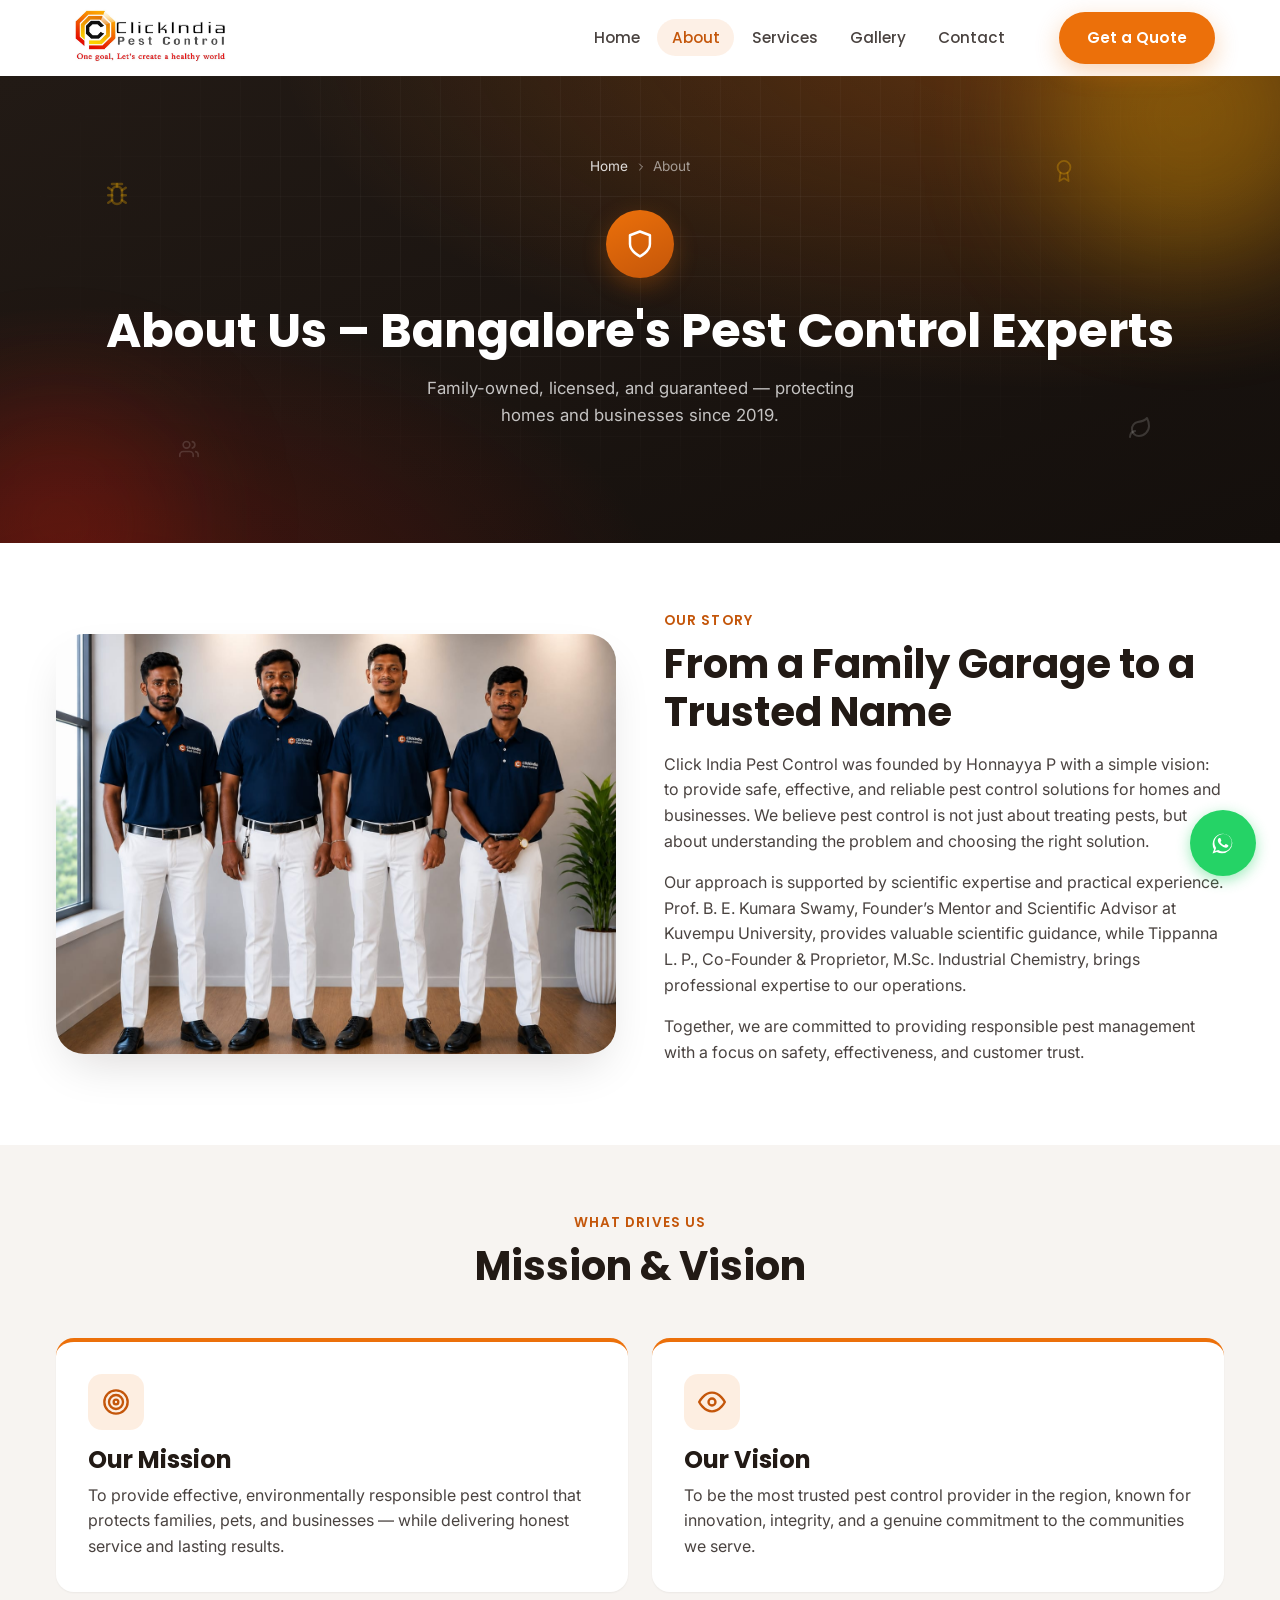
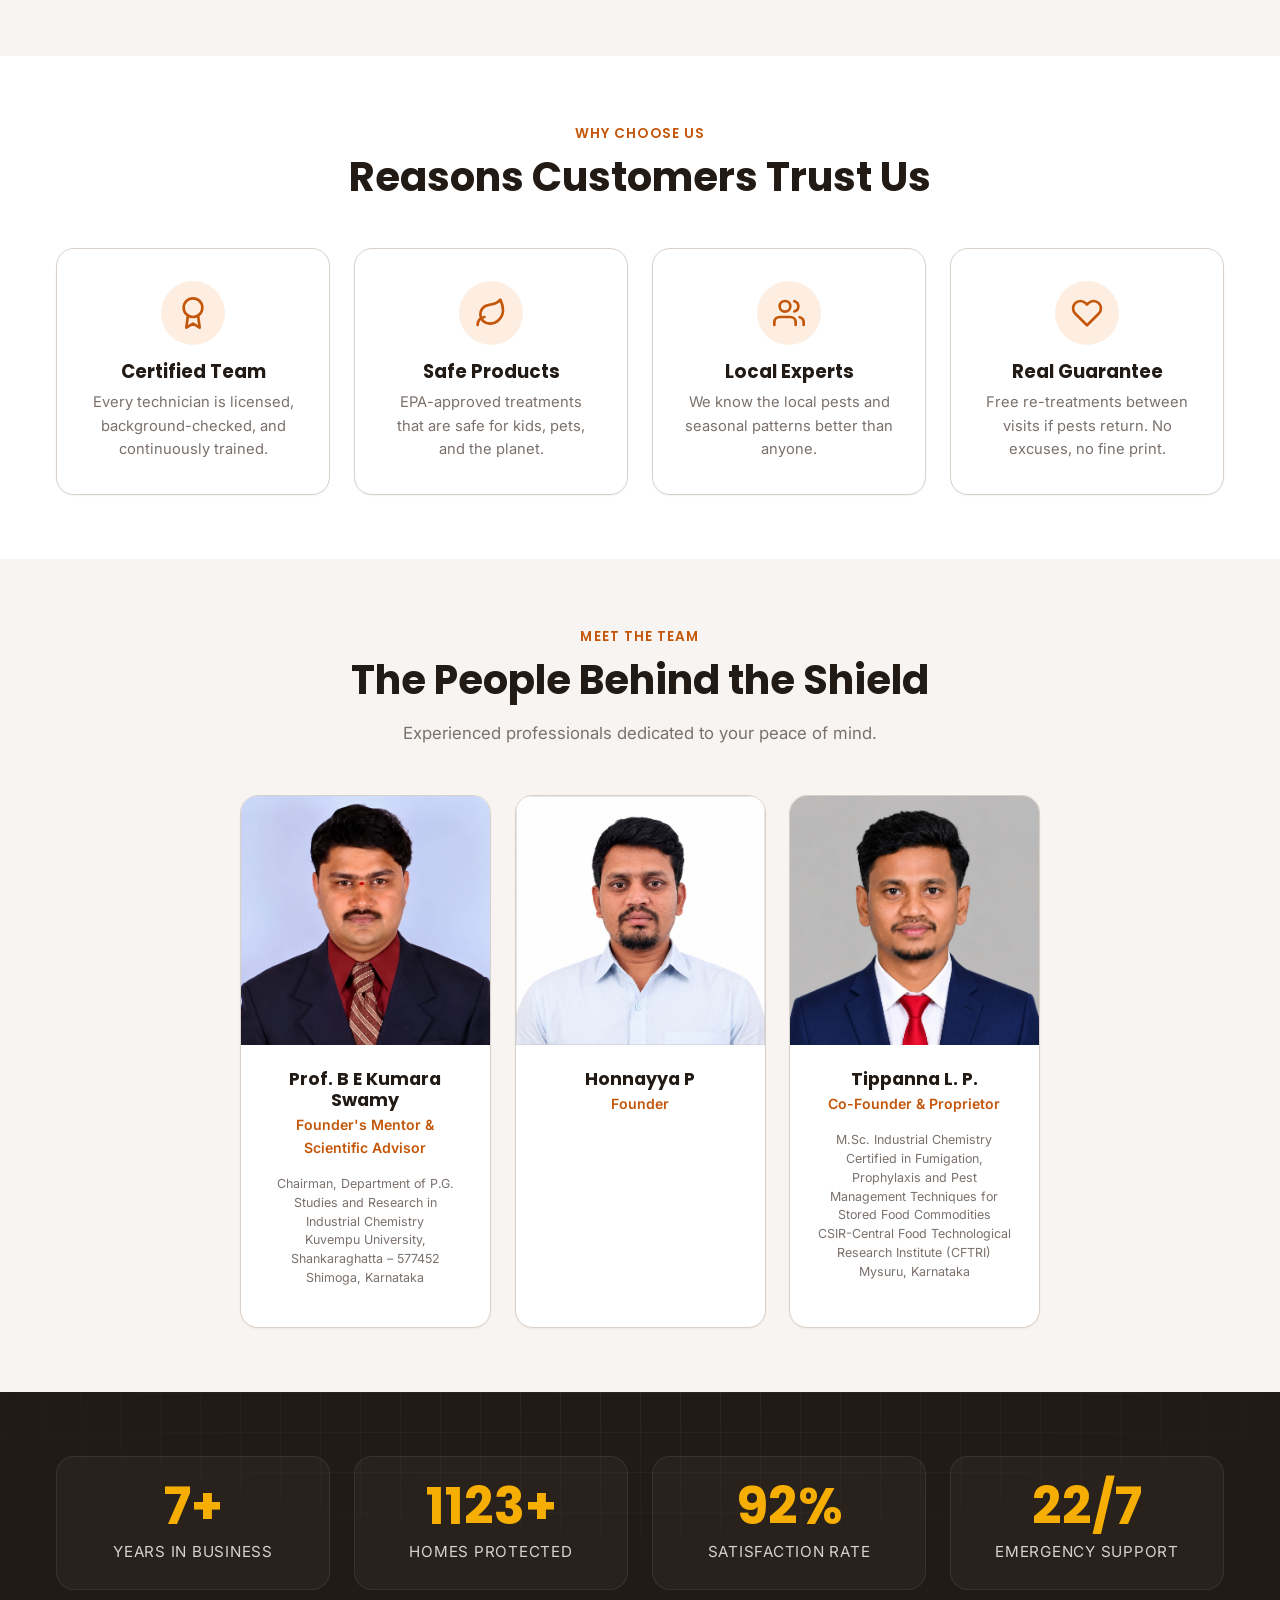
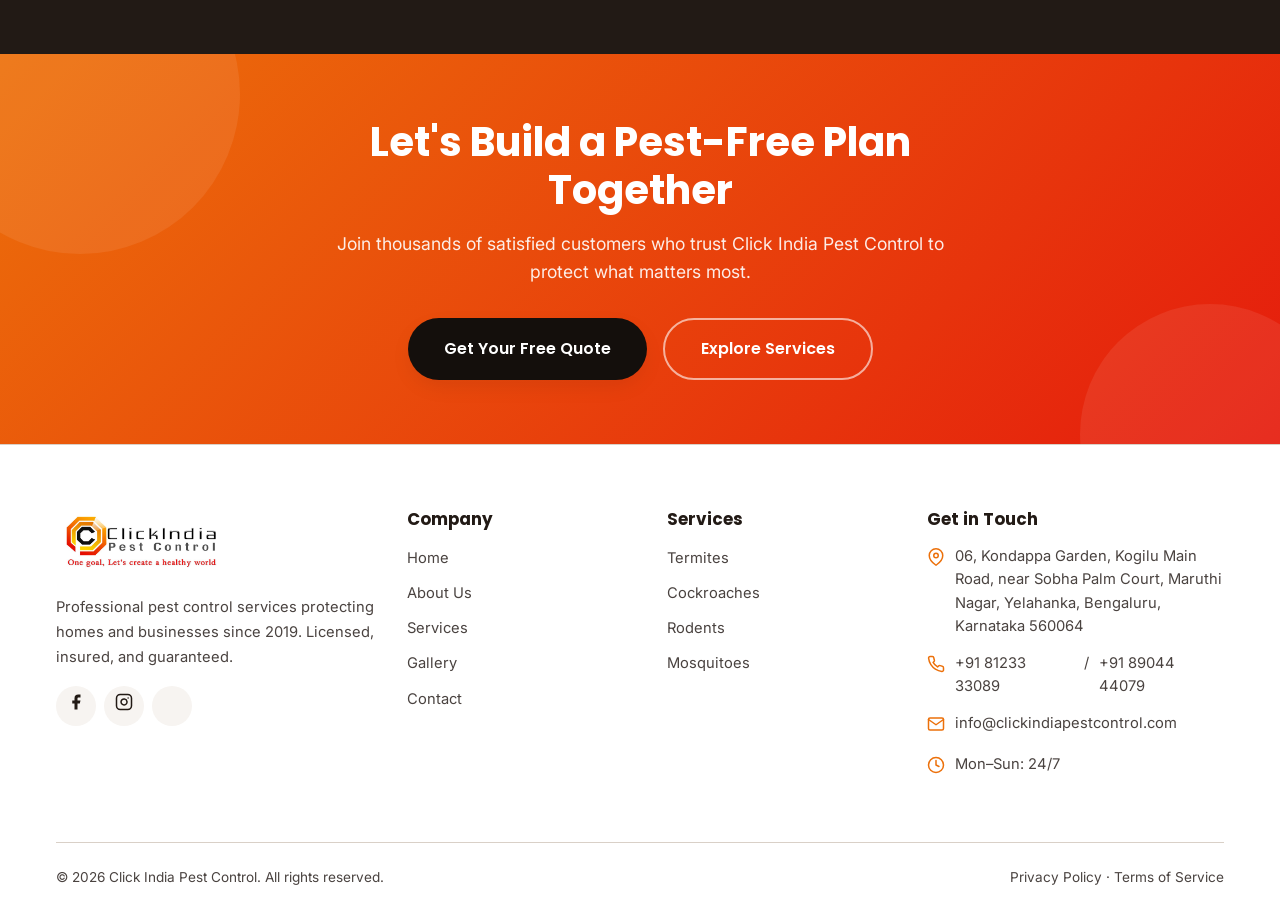
<file: about.html>
<!doctype html>
<html lang="en">
  <head>
    <meta charset="UTF-8" />
    <meta name="viewport" content="width=device-width, initial-scale=1.0" />
    <title>
      About Us | Bangalore's Trusted Pest Control Company - Click India Pest
      Control
    </title>
    <meta
      name="description"
      content="Family-owned and locally operated in Bangalore since 2019. Learn why homes and businesses across the city trust Click India Pest Control for safe, guaranteed pest management."
    />
    <link rel="preconnect" href="https://fonts.googleapis.com" />
    <link rel="preconnect" href="https://fonts.gstatic.com" crossorigin />
    <link
      href="https://fonts.googleapis.com/css2?family=Poppins:wght@400;500;600;700&family=Inter:wght@400;500;600&display=swap"
      rel="stylesheet"
    />
    <link rel="stylesheet" href="./css/style.css" />
    <link rel="stylesheet" href="./css/responsive.css" />
    <link rel="icon" href="./favicon.ico" sizes="any" />
    <link rel="icon" type="image/png" sizes="512x512" href="./favicon.png" />
    <link rel="apple-touch-icon" href="./apple-touch-icon.png" />
    <meta
      name="keywords"
      content="pest control Bangalore, pest control near me, pest control Bengaluru, termite control Bangalore, cockroach control Bangalore, rodent control Bangalore, mosquito control Bangalore, bed bug treatment Bangalore, ant control Bangalore, residential pest control Bangalore, commercial pest control Bangalore, pest control Yelahanka, best pest control company Bangalore"
    />
    <meta name="robots" content="index, follow" />
    <meta name="author" content="Click India Pest Control" />
    <link rel="canonical" href="https://clickindiapestcontrol.com/about.html" />

    <!-- Open Graph -->
    <meta property="og:type" content="website" />
    <meta property="og:site_name" content="Click India Pest Control" />
    <meta
      property="og:title"
      content="About Us | Bangalore's Trusted Pest Control Company"
    />
    <meta
      property="og:description"
      content="Family-owned and locally operated in Bangalore since 2009. Learn why homes and businesses across the city trust Click India Pest Control for safe, guaranteed pest management."
    />
    <meta
      property="og:url"
      content="https://clickindiapestcontrol.com/about.html"
    />
    <meta
      property="og:image"
      content="https://clickindiapestcontrol.com/media/images/website-images/about-us-section-logo.png"
    />
    <meta property="og:locale" content="en_IN" />

    <!-- Twitter Card -->
    <meta name="twitter:card" content="summary_large_image" />
    <meta
      name="twitter:title"
      content="About Us | Bangalore's Trusted Pest Control Company"
    />
    <meta
      name="twitter:description"
      content="Family-owned and locally operated in Bangalore since 2009. Learn why homes and businesses across the city trust Click India Pest Control for safe, guaranteed pest management."
    />
    <meta
      name="twitter:image"
      content="https://clickindiapestcontrol.com/media/images/website-images/about-us-section-logo.png"
    />

    <!-- Structured Data -->
    <script type="application/ld+json">
      {
        "@context": "https://schema.org",
        "@type": "LocalBusiness",
        "@id": "https://clickindiapestcontrol.com/#business",
        "name": "Click India Pest Control",
        "image": "https://clickindiapestcontrol.com/media/images/website-images/logo.png",
        "logo": "https://clickindiapestcontrol.com/media/images/website-images/logo.png",
        "url": "https://clickindiapestcontrol.com/",
        "telephone": "+91-81233-33089",
        "email": "info@clickindiapestcontrol.com",
        "address": {
          "@type": "PostalAddress",
          "streetAddress": "06, Kondappa Garden, Kogilu Main Road, near Sobha Palm Court, Kondappa Garden Layout, Maruthi Nagar",
          "addressLocality": "Yelahanka, Bengaluru",
          "addressRegion": "Karnataka",
          "postalCode": "560064",
          "addressCountry": "IN"
        },
        "geo": {
          "@type": "GeoCoordinates",
          "latitude": 13.103211,
          "longitude": 77.6074009
        },
        "hasMap": "https://www.google.com/maps/place/Click+India+Pest+Control/@13.103211,77.6074009,17z/data=!3m1!4b1!4m6!3m5!1s0x3bae1996ed2c04b7:0x1b3719147adbf18c!8m2!3d13.103211!4d77.6074009!16s%2Fg%2F11vk7hl3wm",
        "areaServed": {
          "@type": "City",
          "name": "Bengaluru"
        },
        "openingHoursSpecification": [
          {
            "@type": "OpeningHoursSpecification",
            "dayOfWeek": [
              "Monday",
              "Tuesday",
              "Wednesday",
              "Thursday",
              "Friday",
              "Saturday"
            ],
            "opens": "07:00",
            "closes": "19:00"
          }
        ],
        "priceRange": "$$",
        "hasOfferCatalog": {
          "@type": "OfferCatalog",
          "name": "Pest Control Services",
          "itemListElement": [
            {
              "@type": "Offer",
              "itemOffered": {
                "@type": "Service",
                "name": "Termite Control"
              }
            },
            {
              "@type": "Offer",
              "itemOffered": {
                "@type": "Service",
                "name": "Cockroach Control"
              }
            },
            {
              "@type": "Offer",
              "itemOffered": {
                "@type": "Service",
                "name": "Rodent Control"
              }
            },
            {
              "@type": "Offer",
              "itemOffered": {
                "@type": "Service",
                "name": "Mosquito Control"
              }
            },
            {
              "@type": "Offer",
              "itemOffered": {
                "@type": "Service",
                "name": "Sanitization Services"
              }
            },
            {
              "@type": "Offer",
              "itemOffered": {
                "@type": "Service",
                "name": "Bed Bug Treatment"
              }
            },
            {
              "@type": "Offer",
              "itemOffered": {
                "@type": "Service",
                "name": "Fly Control"
              }
            },
            {
              "@type": "Offer",
              "itemOffered": {
                "@type": "Service",
                "name": "Ant Control"
              }
            },
            {
              "@type": "Offer",
              "itemOffered": {
                "@type": "Service",
                "name": "Wood Borer Treatment"
              }
            },
            {
              "@type": "Offer",
              "itemOffered": {
                "@type": "Service",
                "name": "Spider Control"
              }
            }
          ]
        }
      }
    </script>
    <script type="application/ld+json">
      {
        "@context": "https://schema.org",
        "@type": "BreadcrumbList",
        "itemListElement": [
          {
            "@type": "ListItem",
            "position": 1,
            "name": "Home",
            "item": "https://clickindiapestcontrol.com/"
          },
          {
            "@type": "ListItem",
            "position": 2,
            "name": "About",
            "item": "https://clickindiapestcontrol.com/about.html"
          }
        ]
      }
    </script>
  </head>
  <body>
    <a class="skip-link" href="#main">Skip to content</a>

    <!-- ===== Header ===== -->
    <header class="header">
      <div class="container header__inner">
        <a
          class="brand"
          href="./index.html"
          aria-label="ClickIndia Pest Control Home"
        >
          <img
            src="./media/images/website-images/logo.png"
            alt="ClickIndia Pest Control Logo"
            class="brand__logo"
          />
        </a>
        <button
          class="nav-toggle"
          aria-label="Open menu"
          aria-expanded="false"
          aria-controls="nav"
        >
          <span class="nav-toggle__bar"></span
          ><span class="nav-toggle__bar"></span
          ><span class="nav-toggle__bar"></span>
        </button>
        <nav class="nav" id="nav" aria-label="Main">
          <ul class="nav__list">
            <li><a class="nav__link" href="./index.html">Home</a></li>
            <li><a class="nav__link" href="./about.html">About</a></li>
            <li><a class="nav__link" href="./services.html">Services</a></li>
            <li><a class="nav__link" href="./gallery.html">Gallery</a></li>
            <li><a class="nav__link" href="./contact.html">Contact</a></li>
          </ul>
          <a
            href="https://wa.me/918123333089?text=Hi%2C%20I%27d%20like%20to%20request%20a%20pest%20control%20quote."
            class="btn btn--primary nav__cta"
            target="_blank"
            rel="noopener noreferrer"
            >Get a Quote</a
          >
        </nav>
      </div>
    </header>

    <main id="main">
      <!-- ===== Page hero (brand-designed) ===== -->
      <section class="page-hero">
        <div class="page-hero__decor" aria-hidden="true">
          <span class="page-hero__grid-texture"></span>
          <span class="page-hero__glow page-hero__glow--1"></span>
          <span class="page-hero__glow page-hero__glow--2"></span>
          <span
            class="page-hero__float page-hero__float--1"
            data-icon="bug"
          ></span>
          <span
            class="page-hero__float page-hero__float--2"
            data-icon="leaf"
          ></span>
          <span
            class="page-hero__float page-hero__float--3"
            data-icon="award"
          ></span>
          <span
            class="page-hero__float page-hero__float--4"
            data-icon="users"
          ></span>
        </div>
        <div class="container page-hero__inner">
          <nav class="breadcrumb" aria-label="Breadcrumb">
            <a href="./index.html">Home</a>
            <span data-icon="chevronRight"></span>
            <span>About</span>
          </nav>
          <div class="page-hero__badge">
            <span data-icon="shield"></span>
          </div>
          <h1 class="page-hero__title">
            About Us – Bangalore's Pest Control Experts
          </h1>
          <p class="page-hero__subtitle">
            Family-owned, licensed, and guaranteed — protecting homes and
            businesses since 2019.
          </p>
        </div>
      </section>

      <!-- ===== Company story ===== -->
      <section class="section">
        <div class="container story">
          <img
            class="story__img reveal reveal--left"
            src="media/images/about-images/team.jpeg"
            alt="Click India Pest Control team meeting"
            loading="lazy"
          />
          <div class="story__text reveal reveal--right">
            <span class="section__eyebrow">Our Story</span>
            <h2 class="section__title">
              From a Family Garage to a Trusted Name
            </h2>
            <p>
              Click India Pest Control was founded by Honnayya P with a simple
              vision: to provide safe, effective, and reliable pest control
              solutions for homes and businesses. We believe pest control is not
              just about treating pests, but about understanding the problem and
              choosing the right solution.
            </p>
            <p>
              Our approach is supported by scientific expertise and practical
              experience. Prof. B. E. Kumara Swamy, Founder’s Mentor and
              Scientific Advisor at Kuvempu University, provides valuable
              scientific guidance, while Tippanna L. P., Co-Founder &
              Proprietor, M.Sc. Industrial Chemistry, brings professional
              expertise to our operations.
            </p>
            <p>
              Together, we are committed to providing responsible pest
              management with a focus on safety, effectiveness, and customer
              trust.
            </p>
          </div>
        </div>
      </section>

      <!-- ===== Mission & Vision ===== -->
      <section class="section why">
        <div class="container">
          <div class="section__head reveal reveal--up">
            <span class="section__eyebrow">What Drives Us</span>
            <h2 class="section__title">Mission &amp; Vision</h2>
          </div>
          <div class="mv-grid">
            <div class="mv-card reveal reveal--left">
              <div class="mv-card__icon" data-icon="target"></div>
              <h3 class="mv-card__title">Our Mission</h3>
              <p>
                To provide effective, environmentally responsible pest control
                that protects families, pets, and businesses — while delivering
                honest service and lasting results.
              </p>
            </div>
            <div class="mv-card reveal reveal--right">
              <div class="mv-card__icon" data-icon="eye"></div>
              <h3 class="mv-card__title">Our Vision</h3>
              <p>
                To be the most trusted pest control provider in the region,
                known for innovation, integrity, and a genuine commitment to the
                communities we serve.
              </p>
            </div>
          </div>
        </div>
      </section>

      <!-- ===== Why choose us ===== -->
      <section class="section">
        <div class="container">
          <div class="section__head reveal reveal--up">
            <span class="section__eyebrow">Why Choose Us</span>
            <h2 class="section__title">Reasons Customers Trust Us</h2>
          </div>
          <div class="why__grid" data-stagger>
            <div class="feature-card reveal reveal--up">
              <div class="feature-card__icon" data-icon="award"></div>
              <h3 class="feature-card__title">Certified Team</h3>
              <p class="feature-card__text">
                Every technician is licensed, background-checked, and
                continuously trained.
              </p>
            </div>
            <div class="feature-card reveal reveal--up">
              <div class="feature-card__icon" data-icon="leaf"></div>
              <h3 class="feature-card__title">Safe Products</h3>
              <p class="feature-card__text">
                EPA-approved treatments that are safe for kids, pets, and the
                planet.
              </p>
            </div>
            <div class="feature-card reveal reveal--up">
              <div class="feature-card__icon" data-icon="users"></div>
              <h3 class="feature-card__title">Local Experts</h3>
              <p class="feature-card__text">
                We know the local pests and seasonal patterns better than
                anyone.
              </p>
            </div>
            <div class="feature-card reveal reveal--up">
              <div class="feature-card__icon" data-icon="heart"></div>
              <h3 class="feature-card__title">Real Guarantee</h3>
              <p class="feature-card__text">
                Free re-treatments between visits if pests return. No excuses,
                no fine print.
              </p>
            </div>
          </div>
        </div>
      </section>

      <!-- ===== Team ===== -->
      <section class="section team">
        <div class="container">
          <div class="section__head reveal reveal--up">
            <span class="section__eyebrow">Meet the Team</span>
            <h2 class="section__title">The People Behind the Shield</h2>
            <p class="section__subtitle">
              Experienced professionals dedicated to your peace of mind.
            </p>
          </div>
          <div class="team-grid team-grid--founders" data-stagger>
            <div class="team-card reveal reveal--up">
              <img
                class="team-card__img"
                src="./media/images/about-images/mr-b-e-kumaraswamy.jpg"
                alt="Prof. B E Kumara Swamy, Founder's Mentor & Scientific Advisor"
                loading="lazy"
              />
              <div class="team-card__body">
                <h3 class="team-card__name">Prof. B E Kumara Swamy</h3>
                <div class="team-card__role">
                  Founder's Mentor &amp; Scientific Advisor
                </div>
                <div class="team-card__meta">
                  Chairman, Department of P.G. Studies and Research in
                  Industrial Chemistry<br />
                  Kuvempu University, Shankaraghatta – 577452<br />
                  Shimoga, Karnataka<br />
                </div>
              </div>
            </div>
            <div class="team-card reveal reveal--up">
              <img
                class="team-card__img"
                src="./media/images/about-images/Honnayya P..png"
                alt="Honnayya P"
                loading="lazy"
              />
              <div class="team-card__body">
                <h3 class="team-card__name">Honnayya P</h3>
                <div class="team-card__role">Founder</div>
              </div>
            </div>
            <div class="team-card reveal reveal--up">
              <img
                class="team-card__img"
                src="./media/images/about-images/mr-tipanna.jpg"
                alt="Tippanna L. P., Co-Founder & Proprietor"
                loading="lazy"
              />
              <div class="team-card__body">
                <h3 class="team-card__name">Tippanna L. P.</h3>
                <div class="team-card__role">Co-Founder &amp; Proprietor</div>
                <div class="team-card__meta">
                  M.Sc. Industrial Chemistry<br />
                  Certified in Fumigation,<br />
                  Prophylaxis and Pest Management Techniques for Stored Food
                  Commodities <br />CSIR-Central Food Technological Research
                  Institute (CFTRI) Mysuru, Karnataka
                </div>
              </div>
            </div>
          </div>
        </div>
      </section>

      <!-- ===== Stats ===== -->
      <section class="section stats">
        <div class="container">
          <div class="stats__grid" data-stagger>
            <div class="stat reveal reveal--up">
              <div class="stat__num">
                <span data-target="7" data-suffix="+">0</span>
              </div>
              <div class="stat__label">Years in Business</div>
            </div>
            <div class="stat reveal reveal--up">
              <div class="stat__num">
                <span data-target="1200" data-suffix="+">0</span>
              </div>
              <div class="stat__label">Homes Protected</div>
            </div>
            <div class="stat reveal reveal--up">
              <div class="stat__num">
                <span data-target="98" data-suffix="%">0</span>
              </div>
              <div class="stat__label">Satisfaction Rate</div>
            </div>
            <div class="stat reveal reveal--up">
              <div class="stat__num">
                <span data-target="24" data-suffix="/7">0</span>
              </div>
              <div class="stat__label">Emergency Support</div>
            </div>
          </div>
        </div>
      </section>

      <!-- ===== CTA ===== -->
      <section class="section cta">
        <div class="container cta__inner reveal reveal--zoom">
          <h2 class="cta__title">Let's Build a Pest-Free Plan Together</h2>
          <p class="cta__text">
            Join thousands of satisfied customers who trust Click India Pest
            Control to protect what matters most.
          </p>
          <div class="cta__actions">
            <a
              href="https://wa.me/918123333089?text=Hi%2C%20I%27d%20like%20to%20request%20a%20pest%20control%20quote."
              class="btn btn--primary btn--lg"
              target="_blank"
              rel="noopener noreferrer"
              >Get Your Free Quote</a
            >
            <a href="./services.html" class="btn btn--outline btn--lg"
              >Explore Services</a
            >
          </div>
        </div>
      </section>
    </main>

    <!-- ===== Footer ===== -->
    <footer class="footer">
      <div class="container">
        <div class="footer__grid">
          <div class="footer__brand">
            <!-- <a class="brand" href="./index.html" aria-label="Click India Pest Control home">
              <span class="brand__mark" data-icon="shield"></span>
              <span
                ><span class="brand__name">Shield<span>Guard</span></span
                ><span class="brand__tag">Pest Control</span></span
              >
            </a> -->
            <a
              class="brand"
              href="./index.html"
              aria-label="ClickIndia Pest Control Home"
            >
              <img
                src="./media/images/website-images/logo.png"
                alt="ClickIndia Pest Control Logo"
                class="brand__logo"
              />
            </a>
            <p class="footer__about">
              Professional pest control services protecting homes and businesses
              since 2019. Licensed, insured, and guaranteed.
            </p>
            <div class="footer__social">
              <a
                href="https://www.facebook.com/share/1JEL3MpZ76/"
                target="_blank"
                rel="noopener noreferrer"
                aria-label="Facebook"
                ><span data-icon="facebook"></span
              ></a>
              <a
                href="https://www.instagram.com/click_india_pest_control?igsh=MW1tM3A1MWJwZnNkbg=="
                target="_blank"
                rel="noopener noreferrer"
                aria-label="Instagram"
                ><span data-icon="instagram"></span
              ></a>
              <a
                href="https://youtube.com/@clickindiapestcontrol?si=3JmN5ynIt1vgb5H7"
                target="_blank"
                rel="noopener noreferrer"
                aria-label="YouTube"
              >
                <span data-icon="youtube"></span
              ></a>
            </div>
          </div>
          <div>
            <h3 class="footer__title">Company</h3>
            <ul class="footer__links">
              <li><a href="./index.html">Home</a></li>
              <li><a href="./about.html">About Us</a></li>
              <li><a href="./services.html">Services</a></li>
              <li><a href="./gallery.html">Gallery</a></li>
              <li><a href="./contact.html">Contact</a></li>
            </ul>
          </div>
          <div>
            <h3 class="footer__title">Services</h3>
            <ul class="footer__links">
              <li><a href="./services.html">Termites</a></li>
              <li><a href="./services.html">Cockroaches</a></li>
              <li><a href="./services.html">Rodents</a></li>
              <li><a href="./services.html">Mosquitoes</a></li>
            </ul>
          </div>
          <div>
            <h3 class="footer__title">Get in Touch</h3>
            <ul class="footer__contact">
              <li>
                <span data-icon="mapPin"></span> 06, Kondappa Garden, Kogilu
                Main Road, near Sobha Palm Court, Maruthi Nagar, Yelahanka,
                Bengaluru, Karnataka 560064
              </li>
              <li>
                <span data-icon="phone"></span>
                <a href="tel:+918123333089">+91 81233 33089</a> /
                <a href="tel:+918904444079">+91 89044 44079</a>
              </li>
              <li>
                <span data-icon="mail"></span>
                <a href="mailto:info@clickindiapestcontrol.com"
                  >info@clickindiapestcontrol.com</a
                >
              </li>
              <li><span data-icon="clock"></span> Mon–Sun: 24/7</li>
            </ul>
          </div>
        </div>
        <div class="footer__bottom">
          <p>&copy; 2026 Click India Pest Control. All rights reserved.</p>
          <p>
            <a href="#">Privacy Policy</a> &middot;
            <a href="#">Terms of Service</a>
          </p>
        </div>
      </div>
    </footer>

    <a
      class="whatsapp-float"
      href="https://wa.me/918123333089?text=Hi%2C%20I%27d%20like%20to%20request%20a%20pest%20control%20quote."
      target="_blank"
      rel="noopener noreferrer"
      aria-label="Chat with us on WhatsApp"
      ><svg viewBox="0 0 24 24" fill="currentColor">
        <path
          d="M17.6 6.32A8.86 8.86 0 0 0 12.05 4a8.94 8.94 0 0 0-7.75 13.4L3 21l3.72-1.25a8.9 8.9 0 0 0 4.33 1.13h.01A8.94 8.94 0 0 0 20 12.06a8.87 8.87 0 0 0-2.4-5.74zM12.06 19.2a7.4 7.4 0 0 1-3.8-1.04l-.27-.16-2.83.94.9-2.76-.18-.28a7.42 7.42 0 1 1 6.18 3.3zm4.07-5.56c-.22-.11-1.32-.65-1.53-.72s-.35-.11-.5.11-.58.72-.71.87-.26.17-.48.06a6.06 6.06 0 0 1-1.78-1.1 6.68 6.68 0 0 1-1.23-1.53c-.13-.22 0-.34.1-.45s.22-.26.33-.39a1.5 1.5 0 0 0 .22-.37.4.4 0 0 0 0-.39c-.06-.11-.5-1.2-.68-1.65s-.37-.37-.5-.38h-.43a.83.83 0 0 0-.6.28 2.5 2.5 0 0 0-.78 1.86 4.36 4.36 0 0 0 .91 2.3 9.95 9.95 0 0 0 3.8 3.35c.53.23.94.36 1.26.46a3 3 0 0 0 1.39.09 2.27 2.27 0 0 0 1.49-1.05 1.85 1.85 0 0 0 .13-1.05c-.06-.09-.2-.15-.42-.26z"
        /></svg
    ></a>
    <button class="back-to-top" aria-label="Back to top">
      <span data-icon="arrowUp"></span>
    </button>
    <script src="./js/bundle.js"></script>
  </body>
</html>
</file>
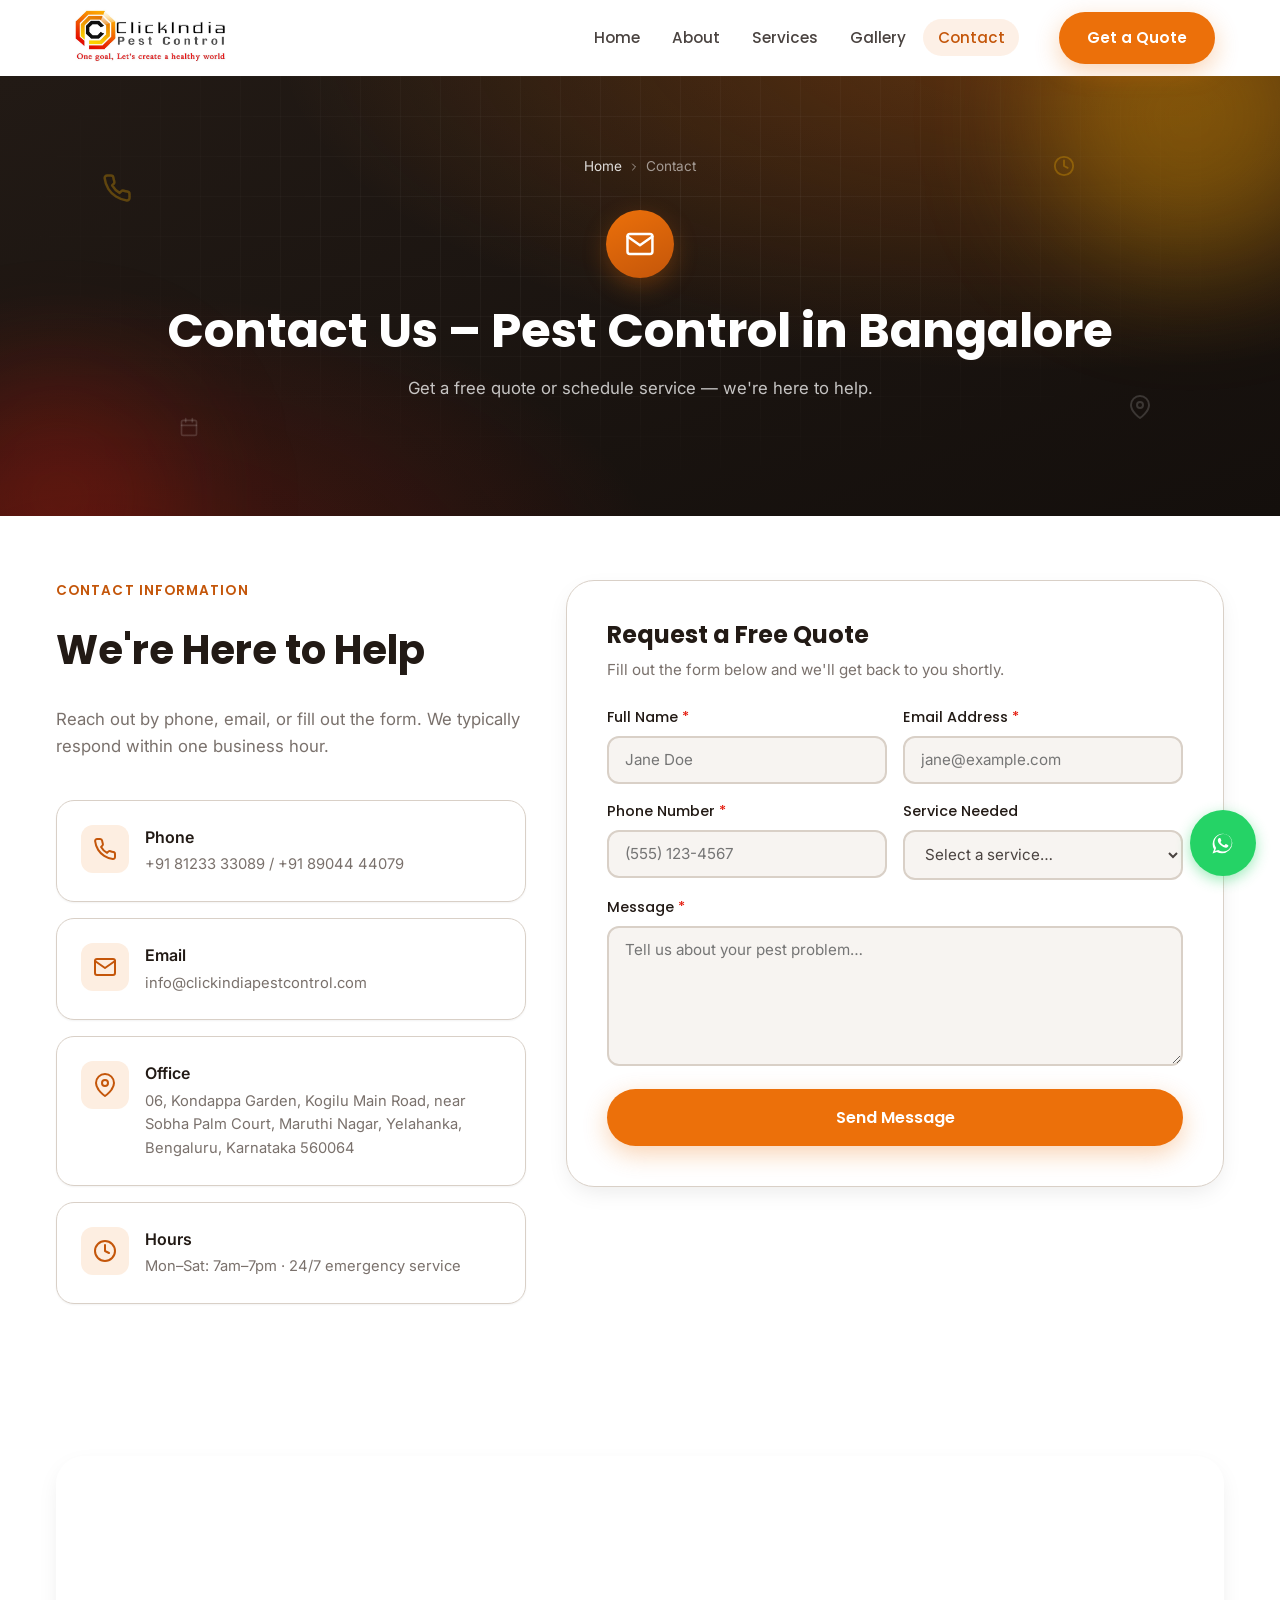
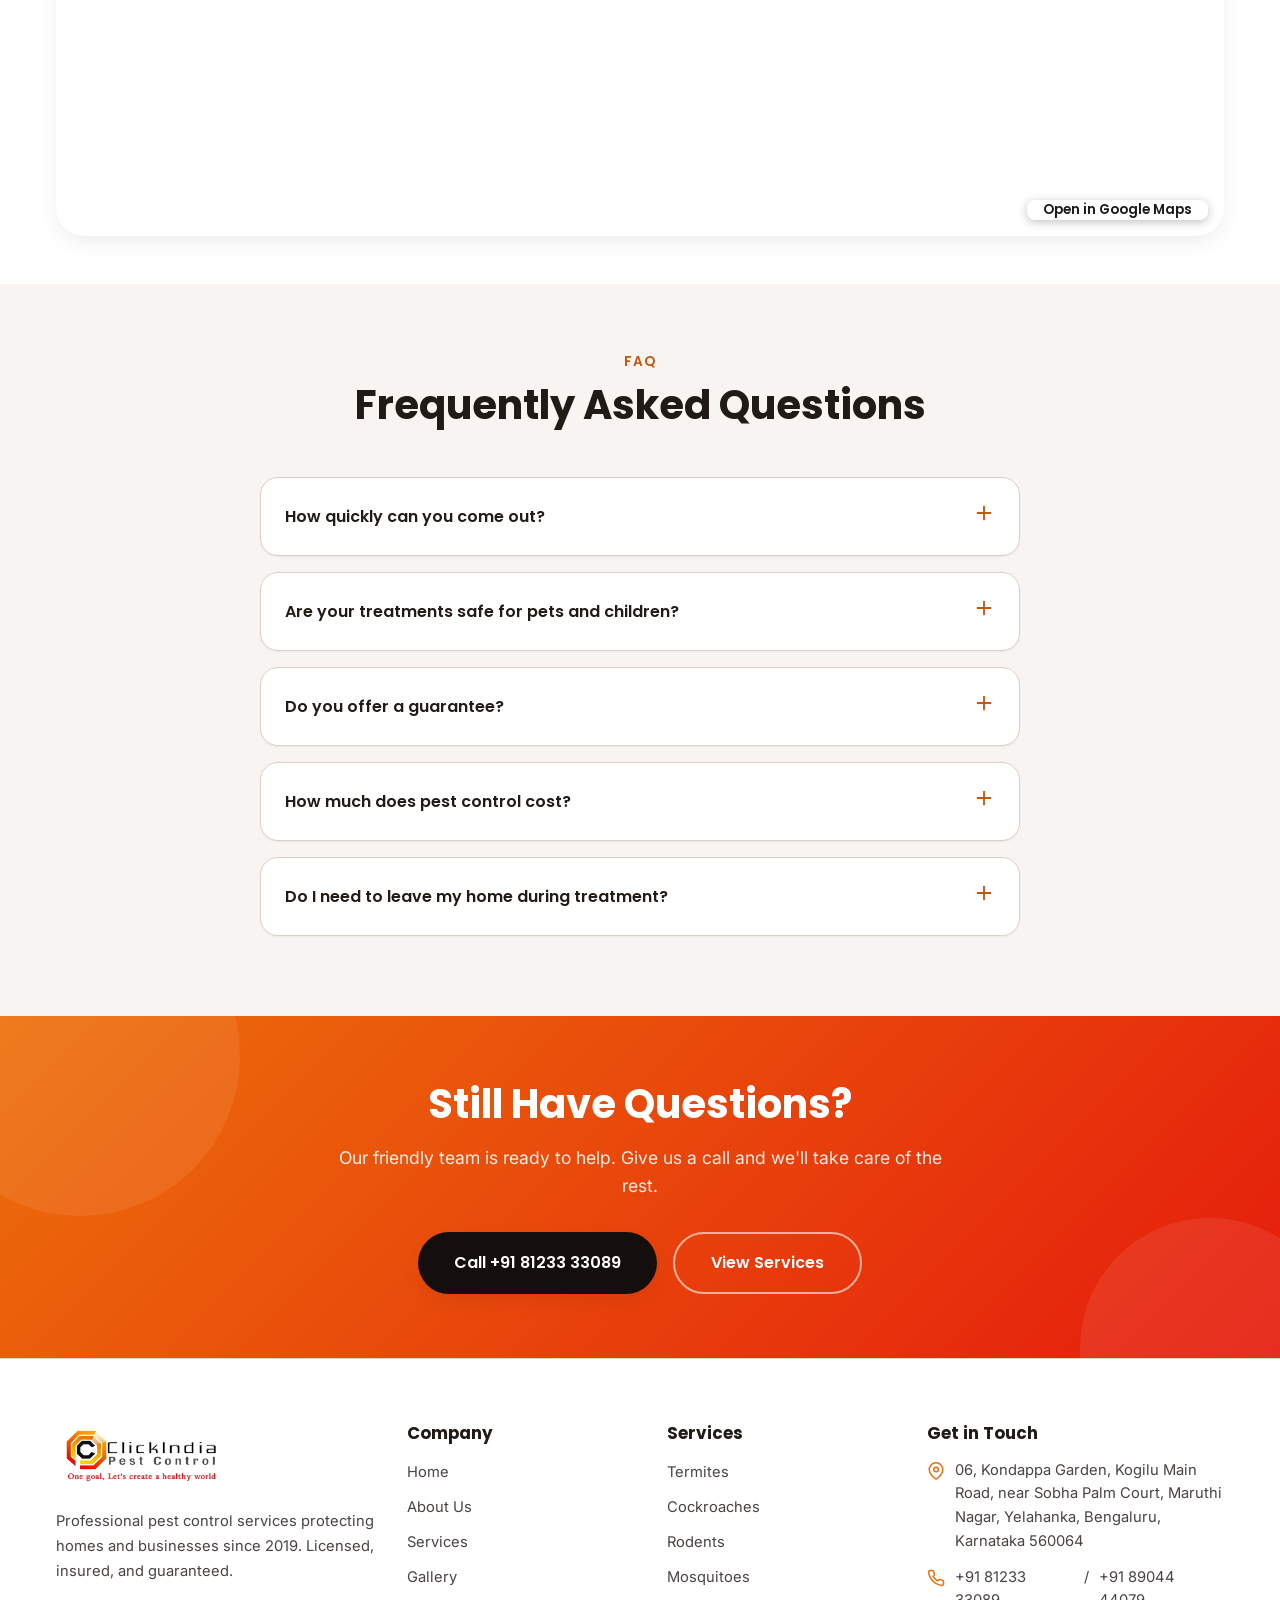
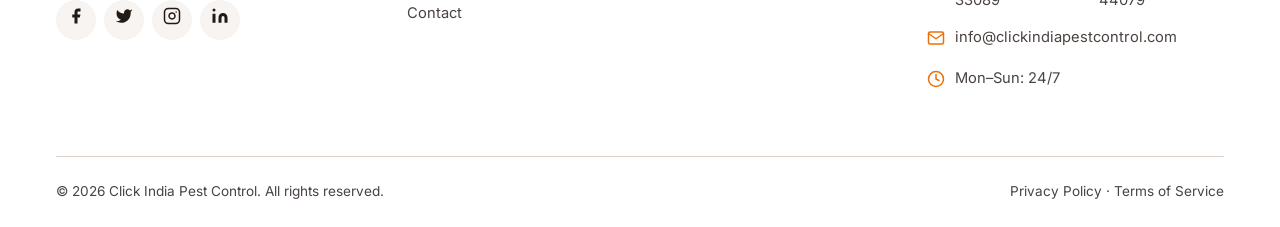
<file: contact.html>
<!doctype html>
<html lang="en">
  <head>
    <meta charset="UTF-8" />
    <meta name="viewport" content="width=device-width, initial-scale=1.0" />
    <title>
      Contact Us | Pest Control in Bangalore - Free Quote - Click India Pest
      Control
    </title>
    <meta
      name="description"
      content="Contact Click India Pest Control for a free pest control quote in Bangalore. Call +91 81233 33089, message us on WhatsApp, or fill out our form. Same-day service available."
    />
    <link rel="preconnect" href="https://fonts.googleapis.com" />
    <link rel="preconnect" href="https://fonts.gstatic.com" crossorigin />
    <link
      href="https://fonts.googleapis.com/css2?family=Poppins:wght@400;500;600;700&family=Inter:wght@400;500;600&display=swap"
      rel="stylesheet"
    />
    <link rel="stylesheet" href="./css/style.css" />
    <link rel="stylesheet" href="./css/responsive.css" />
    <link rel="icon" href="./favicon.ico" sizes="any" />
    <link rel="icon" type="image/png" sizes="512x512" href="./favicon.png" />
    <link rel="apple-touch-icon" href="./apple-touch-icon.png" />
    <meta
      name="keywords"
      content="pest control Bangalore, pest control near me, pest control Bengaluru, termite control Bangalore, cockroach control Bangalore, rodent control Bangalore, mosquito control Bangalore, bed bug treatment Bangalore, ant control Bangalore, residential pest control Bangalore, commercial pest control Bangalore, pest control Yelahanka, best pest control company Bangalore"
    />
    <meta name="robots" content="index, follow" />
    <meta name="author" content="Click India Pest Control" />
    <link
      rel="canonical"
      href="https://clickindiapestcontrol.com/contact.html"
    />

    <!-- Open Graph -->
    <meta property="og:type" content="website" />
    <meta property="og:site_name" content="Click India Pest Control" />
    <meta
      property="og:title"
      content="Contact Us | Pest Control in Bangalore"
    />
    <meta
      property="og:description"
      content="Contact Click India Pest Control for a free pest control quote in Bangalore. Call +91 81233 33089, message us on WhatsApp, or fill out our form. Same-day service available."
    />
    <meta
      property="og:url"
      content="https://clickindiapestcontrol.com/contact.html"
    />
    <meta
      property="og:image"
      content="https://clickindiapestcontrol.com/media/images/website-images/logo.png"
    />
    <meta property="og:locale" content="en_IN" />

    <!-- Twitter Card -->
    <meta name="twitter:card" content="summary_large_image" />
    <meta
      name="twitter:title"
      content="Contact Us | Pest Control in Bangalore"
    />
    <meta
      name="twitter:description"
      content="Contact Click India Pest Control for a free pest control quote in Bangalore. Call +91 81233 33089, message us on WhatsApp, or fill out our form. Same-day service available."
    />
    <meta
      name="twitter:image"
      content="https://clickindiapestcontrol.com/media/images/website-images/logo.png"
    />

    <!-- Structured Data -->
    <script type="application/ld+json">
      {
        "@context": "https://schema.org",
        "@type": "LocalBusiness",
        "@id": "https://clickindiapestcontrol.com/#business",
        "name": "Click India Pest Control",
        "image": "https://clickindiapestcontrol.com/media/images/website-images/logo.png",
        "logo": "https://clickindiapestcontrol.com/media/images/website-images/logo.png",
        "url": "https://clickindiapestcontrol.com/",
        "telephone": "+91-81233-33089",
        "email": "info@clickindiapestcontrol.com",
        "address": {
          "@type": "PostalAddress",
          "streetAddress": "06, Kondappa Garden, Kogilu Main Road, near Sobha Palm Court, Kondappa Garden Layout, Maruthi Nagar",
          "addressLocality": "Yelahanka, Bengaluru",
          "addressRegion": "Karnataka",
          "postalCode": "560064",
          "addressCountry": "IN"
        },
        "geo": {
          "@type": "GeoCoordinates",
          "latitude": 13.103211,
          "longitude": 77.6074009
        },
        "hasMap": "https://www.google.com/maps/place/Click+India+Pest+Control/@13.103211,77.6074009,17z/data=!3m1!4b1!4m6!3m5!1s0x3bae1996ed2c04b7:0x1b3719147adbf18c!8m2!3d13.103211!4d77.6074009!16s%2Fg%2F11vk7hl3wm",
        "areaServed": {
          "@type": "City",
          "name": "Bengaluru"
        },
        "openingHoursSpecification": [
          {
            "@type": "OpeningHoursSpecification",
            "dayOfWeek": [
              "Monday",
              "Tuesday",
              "Wednesday",
              "Thursday",
              "Friday",
              "Saturday"
            ],
            "opens": "07:00",
            "closes": "19:00"
          }
        ],
        "priceRange": "$$",
        "hasOfferCatalog": {
          "@type": "OfferCatalog",
          "name": "Pest Control Services",
          "itemListElement": [
            {
              "@type": "Offer",
              "itemOffered": {
                "@type": "Service",
                "name": "Termite Control"
              }
            },
            {
              "@type": "Offer",
              "itemOffered": {
                "@type": "Service",
                "name": "Cockroach Control"
              }
            },
            {
              "@type": "Offer",
              "itemOffered": {
                "@type": "Service",
                "name": "Rodent Control"
              }
            },
            {
              "@type": "Offer",
              "itemOffered": {
                "@type": "Service",
                "name": "Mosquito Control"
              }
            },
            {
              "@type": "Offer",
              "itemOffered": {
                "@type": "Service",
                "name": "Sanitization Services"
              }
            },
            {
              "@type": "Offer",
              "itemOffered": {
                "@type": "Service",
                "name": "Bed Bug Treatment"
              }
            },
            {
              "@type": "Offer",
              "itemOffered": {
                "@type": "Service",
                "name": "Fly Control"
              }
            },
            {
              "@type": "Offer",
              "itemOffered": {
                "@type": "Service",
                "name": "Ant Control"
              }
            },
            {
              "@type": "Offer",
              "itemOffered": {
                "@type": "Service",
                "name": "Wood Borer Treatment"
              }
            },
            {
              "@type": "Offer",
              "itemOffered": {
                "@type": "Service",
                "name": "Spider Control"
              }
            }
          ]
        }
      }
    </script>
    <script type="application/ld+json">
      {
        "@context": "https://schema.org",
        "@type": "BreadcrumbList",
        "itemListElement": [
          {
            "@type": "ListItem",
            "position": 1,
            "name": "Home",
            "item": "https://clickindiapestcontrol.com/"
          },
          {
            "@type": "ListItem",
            "position": 2,
            "name": "Contact",
            "item": "https://clickindiapestcontrol.com/contact.html"
          }
        ]
      }
    </script>
    <script type="application/ld+json">
      {
        "@context": "https://schema.org",
        "@type": "FAQPage",
        "mainEntity": [
          {
            "@type": "Question",
            "name": "How quickly can you come out?",
            "acceptedAnswer": {
              "@type": "Answer",
              "text": "For most locations, we offer same-day or next-day service. Emergency calls are prioritized and we have 24/7 availability for urgent infestations."
            }
          },
          {
            "@type": "Question",
            "name": "Are your treatments safe for pets and children?",
            "acceptedAnswer": {
              "@type": "Answer",
              "text": "Yes. We use EPA-approved, eco-friendly products that are safe for families and pets when applied according to label directions. Your technician will walk you through any specific precautions."
            }
          },
          {
            "@type": "Question",
            "name": "Do you offer a guarantee?",
            "acceptedAnswer": {
              "@type": "Answer",
              "text": "Absolutely. If pests return between scheduled visits on a protection plan, we'll re-treat your property free of charge. Your satisfaction is our commitment."
            }
          },
          {
            "@type": "Question",
            "name": "How much does pest control cost?",
            "acceptedAnswer": {
              "@type": "Answer",
              "text": "Pricing depends on the type of pest, severity, and property size. We offer free, no-obligation quotes so you know the cost upfront before any work begins."
            }
          },
          {
            "@type": "Question",
            "name": "Do I need to leave my home during treatment?",
            "acceptedAnswer": {
              "@type": "Answer",
              "text": "For most exterior and standard interior treatments, no. For certain specialized treatments, we may recommend leaving for a short period. Your technician will advise you in advance."
            }
          }
        ]
      }
    </script>
  </head>
  <body>
    <a class="skip-link" href="#main">Skip to content</a>

    <!-- ===== Header ===== -->
    <header class="header">
      <div class="container header__inner">
        <a
          class="brand"
          href="./index.html"
          aria-label="ClickIndia Pest Control Home"
        >
          <img
            src="./media/images/website-images/logo.png"
            alt="ClickIndia Pest Control Logo"
            class="brand__logo"
          />
        </a>
        <button
          class="nav-toggle"
          aria-label="Open menu"
          aria-expanded="false"
          aria-controls="nav"
        >
          <span class="nav-toggle__bar"></span
          ><span class="nav-toggle__bar"></span
          ><span class="nav-toggle__bar"></span>
        </button>
        <nav class="nav" id="nav" aria-label="Main">
          <ul class="nav__list">
            <li><a class="nav__link" href="./index.html">Home</a></li>
            <li><a class="nav__link" href="./about.html">About</a></li>
            <li><a class="nav__link" href="./services.html">Services</a></li>
            <li><a class="nav__link" href="./gallery.html">Gallery</a></li>
            <li><a class="nav__link" href="./contact.html">Contact</a></li>
          </ul>
          <a
            href="https://wa.me/918123333089?text=Hi%2C%20I%27d%20like%20to%20request%20a%20pest%20control%20quote."
            class="btn btn--primary nav__cta"
            target="_blank"
            rel="noopener noreferrer"
            >Get a Quote</a
          >
        </nav>
      </div>
    </header>

    <main id="main">
      <!-- ===== Page hero (brand-designed) ===== -->
      <section class="page-hero">
        <div class="page-hero__decor" aria-hidden="true">
          <span class="page-hero__grid-texture"></span>
          <span class="page-hero__glow page-hero__glow--1"></span>
          <span class="page-hero__glow page-hero__glow--2"></span>
          <span
            class="page-hero__float page-hero__float--1"
            data-icon="phone"
          ></span>
          <span
            class="page-hero__float page-hero__float--2"
            data-icon="mapPin"
          ></span>
          <span
            class="page-hero__float page-hero__float--3"
            data-icon="clock"
          ></span>
          <span
            class="page-hero__float page-hero__float--4"
            data-icon="calendar"
          ></span>
        </div>
        <div class="container page-hero__inner">
          <nav class="breadcrumb" aria-label="Breadcrumb">
            <a href="./index.html">Home</a>
            <span data-icon="chevronRight"></span>
            <span>Contact</span>
          </nav>
          <div class="page-hero__badge">
            <span data-icon="mail"></span>
          </div>
          <h1 class="page-hero__title">
            Contact Us – Pest Control in Bangalore
          </h1>
          <p class="page-hero__subtitle">
            Get a free quote or schedule service — we're here to help.
          </p>
        </div>
      </section>

      <!-- ===== Contact info + form ===== -->
      <section class="section">
        <div class="container contact-layout">
          <!-- Info -->
          <div class="contact-info reveal reveal--left">
            <span class="section__eyebrow">Contact Information</span>
            <h2 class="section__title">We're Here to Help</h2>
            <p class="section__subtitle" style="margin-bottom: var(--space-3)">
              Reach out by phone, email, or fill out the form. We typically
              respond within one business hour.
            </p>

            <div class="info-card">
              <div class="info-card__icon" data-icon="phone"></div>
              <div>
                <div class="info-card__title">Phone</div>
                <div class="info-card__text">
                  <a href="tel:+918123333089">+91 81233 33089</a> /
                  <a href="tel:+918904444079">+91 89044 44079</a>
                </div>
              </div>
            </div>
            <div class="info-card">
              <div class="info-card__icon" data-icon="mail"></div>
              <div>
                <div class="info-card__title">Email</div>
                <div class="info-card__text">
                  <a href="mailto:info@clickindiapestcontrol.com"
                    >info@clickindiapestcontrol.com</a
                  >
                </div>
              </div>
            </div>
            <div class="info-card">
              <div class="info-card__icon" data-icon="mapPin"></div>
              <div>
                <div class="info-card__title">Office</div>
                <div class="info-card__text">
                  06, Kondappa Garden, Kogilu Main Road, near Sobha Palm Court,
                  Maruthi Nagar, Yelahanka, Bengaluru, Karnataka 560064
                </div>
              </div>
            </div>
            <div class="info-card">
              <div class="info-card__icon" data-icon="clock"></div>
              <div>
                <div class="info-card__title">Hours</div>
                <div class="info-card__text">
                  Mon–Sat: 7am–7pm &middot; 24/7 emergency service
                </div>
              </div>
            </div>
          </div>

          <!-- Form -->
          <div class="contact-form reveal reveal--right">
            <h2
              class="section__title"
              style="font-size: 1.5rem; margin-bottom: var(--space-1)"
            >
              Request a Free Quote
            </h2>
            <p
              style="
                color: var(--text-light);
                margin-bottom: var(--space-3);
                font-size: 0.95rem;
              "
            >
              Fill out the form below and we'll get back to you shortly.
            </p>

            <div
              class="form-success"
              id="formSuccess"
              role="status"
              aria-live="polite"
            >
              <span data-icon="checkCircle"></span>
              <span
                >Thank you! Your message has been sent. We'll contact you within
                one business hour.</span
              >
            </div>

            <form
              id="contactForm"
              action="https://formspree.io/f/mnjeopez"
              method="POST"
              novalidate
            >
              <input
                type="hidden"
                name="_subject"
                value="New quote request — Click India Pest Control website"
              />
              <div class="form-row">
                <div class="form-group">
                  <label for="name">Full Name <span class="req">*</span></label>
                  <input
                    type="text"
                    id="name"
                    name="name"
                    class="form-control"
                    placeholder="Jane Doe"
                    autocomplete="name"
                    required
                  />
                  <div class="form-error">
                    <span data-icon="alert"></span><span></span>
                  </div>
                </div>
                <div class="form-group">
                  <label for="email"
                    >Email Address <span class="req">*</span></label
                  >
                  <input
                    type="email"
                    id="email"
                    name="email"
                    class="form-control"
                    placeholder="jane@example.com"
                    autocomplete="email"
                    required
                  />
                  <div class="form-error">
                    <span data-icon="alert"></span><span></span>
                  </div>
                </div>
              </div>
              <div class="form-row">
                <div class="form-group">
                  <label for="phone"
                    >Phone Number <span class="req">*</span></label
                  >
                  <input
                    type="tel"
                    id="phone"
                    name="phone"
                    class="form-control"
                    placeholder="(555) 123-4567"
                    autocomplete="tel"
                    required
                  />
                  <div class="form-error">
                    <span data-icon="alert"></span><span></span>
                  </div>
                </div>
                <div class="form-group">
                  <label for="service">Service Needed</label>
                  <select id="service" name="service" class="form-control">
                    <option value="">Select a service…</option>
                    <option>Termites</option>
                    <option>Cockroaches</option>
                    <option>Rodents</option>
                    <option>Mosquitoes</option>
                    <option>Sanitization</option>
                    <option>Bed Bugs</option>
                    <option>Flies</option>
                    <option>Ants</option>
                    <option>Wood Borers</option>
                    <option>Spiders</option>
                    <option>Other</option>
                  </select>
                </div>
              </div>
              <div class="form-group">
                <label for="message">Message <span class="req">*</span></label>
                <textarea
                  id="message"
                  name="message"
                  class="form-control"
                  placeholder="Tell us about your pest problem…"
                  required
                ></textarea>
                <div class="form-error">
                  <span data-icon="alert"></span><span></span>
                </div>
              </div>
              <button type="submit" class="btn btn--primary btn--block btn--lg">
                Send Message
              </button>
            </form>
          </div>
        </div>
      </section>

      <!-- ===== Map ===== -->
      <section class="section--tight">
        <div class="container">
          <div class="map-embed reveal reveal--up" style="position: relative">
            <iframe
              title="Click India Pest Control office location map"
              src="https://www.google.com/maps?q=Click+India+Pest+Control,+Kondappa+Garden,+Yelahanka,+Bengaluru&output=embed"
              loading="lazy"
              referrerpolicy="no-referrer-when-downgrade"
              style="width: 100%; height: 380px; border: 0; display: block"
            ></iframe>
            <a
              href="https://www.google.com/maps/place/Click+India+Pest+Control/@13.103211,77.6074009,17z/data=!3m1!4b1!4m6!3m5!1s0x3bae1996ed2c04b7:0x1b3719147adbf18c!8m2!3d13.103211!4d77.6074009!16s%2Fg%2F11vk7hl3wm"
              target="_blank"
              rel="noopener noreferrer"
              style="
                position: absolute;
                bottom: 16px;
                right: 16px;
                background: #fff;
                color: #1a1a1a;
                font-family: var(--font-head, sans-serif);
                font-weight: 600;
                font-size: 0.85rem;
                padding: 10px 16px;
                border-radius: 8px;
                box-shadow: 0 2px 10px rgba(0, 0, 0, 0.25);
                text-decoration: none;
              "
            >
              Open in Google Maps
            </a>
          </div>
        </div>
      </section>

      <!-- ===== FAQ ===== -->
      <section class="section why">
        <div class="container">
          <div class="section__head reveal reveal--up">
            <span class="section__eyebrow">FAQ</span>
            <h2 class="section__title">Frequently Asked Questions</h2>
          </div>
          <div class="faq">
            <div class="faq-item reveal reveal--up">
              <button class="faq-item__btn" aria-expanded="false">
                How quickly can you come out?<span data-icon="plus"></span>
              </button>
              <div class="faq-item__panel">
                <div class="faq-item__panel-inner">
                  For most locations, we offer same-day or next-day service.
                  Emergency calls are prioritized and we have 24/7 availability
                  for urgent infestations.
                </div>
              </div>
            </div>
            <div class="faq-item reveal reveal--up">
              <button class="faq-item__btn" aria-expanded="false">
                Are your treatments safe for pets and children?<span
                  data-icon="plus"
                ></span>
              </button>
              <div class="faq-item__panel">
                <div class="faq-item__panel-inner">
                  Yes. We use EPA-approved, eco-friendly products that are safe
                  for families and pets when applied according to label
                  directions. Your technician will walk you through any specific
                  precautions.
                </div>
              </div>
            </div>
            <div class="faq-item reveal reveal--up">
              <button class="faq-item__btn" aria-expanded="false">
                Do you offer a guarantee?<span data-icon="plus"></span>
              </button>
              <div class="faq-item__panel">
                <div class="faq-item__panel-inner">
                  Absolutely. If pests return between scheduled visits on a
                  protection plan, we'll re-treat your property free of charge.
                  Your satisfaction is our commitment.
                </div>
              </div>
            </div>
            <div class="faq-item reveal reveal--up">
              <button class="faq-item__btn" aria-expanded="false">
                How much does pest control cost?<span data-icon="plus"></span>
              </button>
              <div class="faq-item__panel">
                <div class="faq-item__panel-inner">
                  Pricing depends on the type of pest, severity, and property
                  size. We offer free, no-obligation quotes so you know the cost
                  upfront before any work begins.
                </div>
              </div>
            </div>
            <div class="faq-item reveal reveal--up">
              <button class="faq-item__btn" aria-expanded="false">
                Do I need to leave my home during treatment?<span
                  data-icon="plus"
                ></span>
              </button>
              <div class="faq-item__panel">
                <div class="faq-item__panel-inner">
                  For most exterior and standard interior treatments, no. For
                  certain specialized treatments, we may recommend leaving for a
                  short period. Your technician will advise you in advance.
                </div>
              </div>
            </div>
          </div>
        </div>
      </section>

      <!-- ===== CTA ===== -->
      <section class="section cta">
        <div class="container cta__inner reveal reveal--zoom">
          <h2 class="cta__title">Still Have Questions?</h2>
          <p class="cta__text">
            Our friendly team is ready to help. Give us a call and we'll take
            care of the rest.
          </p>
          <div class="cta__actions">
            <a href="tel:+918123333089" class="btn btn--primary btn--lg"
              >Call +91 81233 33089</a
            >
            <a href="./services.html" class="btn btn--outline btn--lg"
              >View Services</a
            >
          </div>
        </div>
      </section>
    </main>

    <!-- ===== Footer ===== -->
    <footer class="footer">
      <div class="container">
        <div class="footer__grid">
          <div class="footer__brand">
            <!-- <a class="brand" href="./index.html" aria-label="Click India Pest Control home">
              <span class="brand__mark" data-icon="shield"></span>
              <span
                ><span class="brand__name">Shield<span>Guard</span></span
                ><span class="brand__tag">Pest Control</span></span
              >
            </a> -->
            <a
              class="brand"
              href="./index.html"
              aria-label="ClickIndia Pest Control Home"
            >
              <img
                src="./media/images/website-images/logo.png"
                alt="ClickIndia Pest Control Logo"
                class="brand__logo"
              />
            </a>
            <p class="footer__about">
              Professional pest control services protecting homes and businesses
              since 2019. Licensed, insured, and guaranteed.
            </p>
            <div class="footer__social">
              <a
                href="https://facebook.com"
                target="_blank"
                rel="noopener noreferrer"
                aria-label="Facebook"
                ><span data-icon="facebook"></span
              ></a>
              <a
                href="https://twitter.com"
                target="_blank"
                rel="noopener noreferrer"
                aria-label="Twitter"
                ><span data-icon="twitter"></span
              ></a>
              <a
                href="https://instagram.com"
                target="_blank"
                rel="noopener noreferrer"
                aria-label="Instagram"
                ><span data-icon="instagram"></span
              ></a>
              <a
                href="https://linkedin.com"
                target="_blank"
                rel="noopener noreferrer"
                aria-label="LinkedIn"
                ><span data-icon="linkedin"></span
              ></a>
            </div>
          </div>
          <div>
            <h3 class="footer__title">Company</h3>
            <ul class="footer__links">
              <li><a href="./index.html">Home</a></li>
              <li><a href="./about.html">About Us</a></li>
              <li><a href="./services.html">Services</a></li>
              <li><a href="./gallery.html">Gallery</a></li>
              <li><a href="./contact.html">Contact</a></li>
            </ul>
          </div>
          <div>
            <h3 class="footer__title">Services</h3>
            <ul class="footer__links">
              <li><a href="./services.html">Termites</a></li>
              <li><a href="./services.html">Cockroaches</a></li>
              <li><a href="./services.html">Rodents</a></li>
              <li><a href="./services.html">Mosquitoes</a></li>
            </ul>
          </div>
          <div>
            <h3 class="footer__title">Get in Touch</h3>
            <ul class="footer__contact">
              <li>
                <span data-icon="mapPin"></span> 06, Kondappa Garden, Kogilu
                Main Road, near Sobha Palm Court, Maruthi Nagar, Yelahanka,
                Bengaluru, Karnataka 560064
              </li>
              <li>
                <span data-icon="phone"></span>
                <a href="tel:+918123333089">+91 81233 33089</a> /
                <a href="tel:+918904444079">+91 89044 44079</a>
              </li>
              <li>
                <span data-icon="mail"></span>
                <a href="mailto:info@clickindiapestcontrol.com"
                  >info@clickindiapestcontrol.com</a
                >
              </li>
              <li><span data-icon="clock"></span> Mon–Sun: 24/7</li>
            </ul>
          </div>
        </div>
        <div class="footer__bottom">
          <p>&copy; 2026 Click India Pest Control. All rights reserved.</p>
          <p>
            <a href="#">Privacy Policy</a> &middot;
            <a href="#">Terms of Service</a>
          </p>
        </div>
      </div>
    </footer>

    <a
      class="whatsapp-float"
      href="https://wa.me/918123333089?text=Hi%2C%20I%27d%20like%20to%20request%20a%20pest%20control%20quote."
      target="_blank"
      rel="noopener noreferrer"
      aria-label="Chat with us on WhatsApp"
      ><svg viewBox="0 0 24 24" fill="currentColor">
        <path
          d="M17.6 6.32A8.86 8.86 0 0 0 12.05 4a8.94 8.94 0 0 0-7.75 13.4L3 21l3.72-1.25a8.9 8.9 0 0 0 4.33 1.13h.01A8.94 8.94 0 0 0 20 12.06a8.87 8.87 0 0 0-2.4-5.74zM12.06 19.2a7.4 7.4 0 0 1-3.8-1.04l-.27-.16-2.83.94.9-2.76-.18-.28a7.42 7.42 0 1 1 6.18 3.3zm4.07-5.56c-.22-.11-1.32-.65-1.53-.72s-.35-.11-.5.11-.58.72-.71.87-.26.17-.48.06a6.06 6.06 0 0 1-1.78-1.1 6.68 6.68 0 0 1-1.23-1.53c-.13-.22 0-.34.1-.45s.22-.26.33-.39a1.5 1.5 0 0 0 .22-.37.4.4 0 0 0 0-.39c-.06-.11-.5-1.2-.68-1.65s-.37-.37-.5-.38h-.43a.83.83 0 0 0-.6.28 2.5 2.5 0 0 0-.78 1.86 4.36 4.36 0 0 0 .91 2.3 9.95 9.95 0 0 0 3.8 3.35c.53.23.94.36 1.26.46a3 3 0 0 0 1.39.09 2.27 2.27 0 0 0 1.49-1.05 1.85 1.85 0 0 0 .13-1.05c-.06-.09-.2-.15-.42-.26z"
        /></svg
    ></a>
    <button class="back-to-top" aria-label="Back to top">
      <span data-icon="arrowUp"></span>
    </button>
    <script src="./js/bundle.js"></script>
  </body>
</html>
</file>
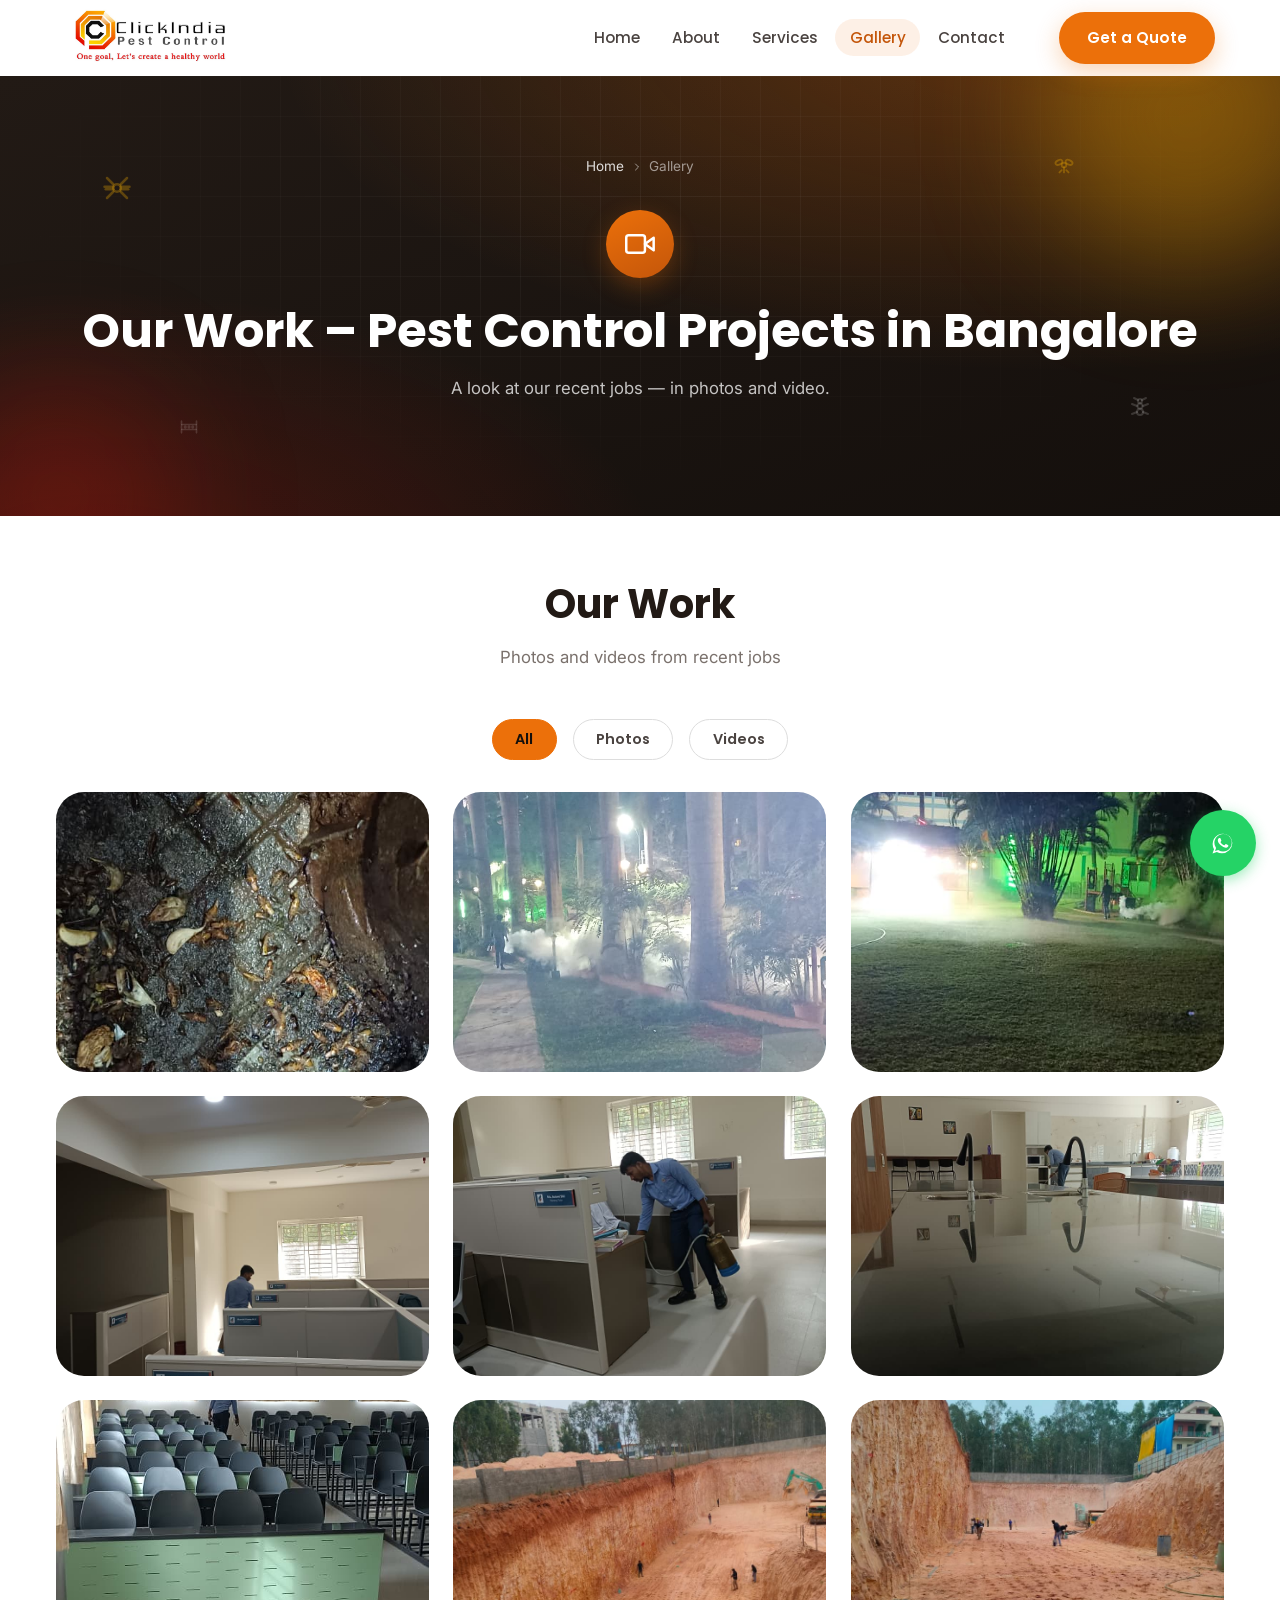
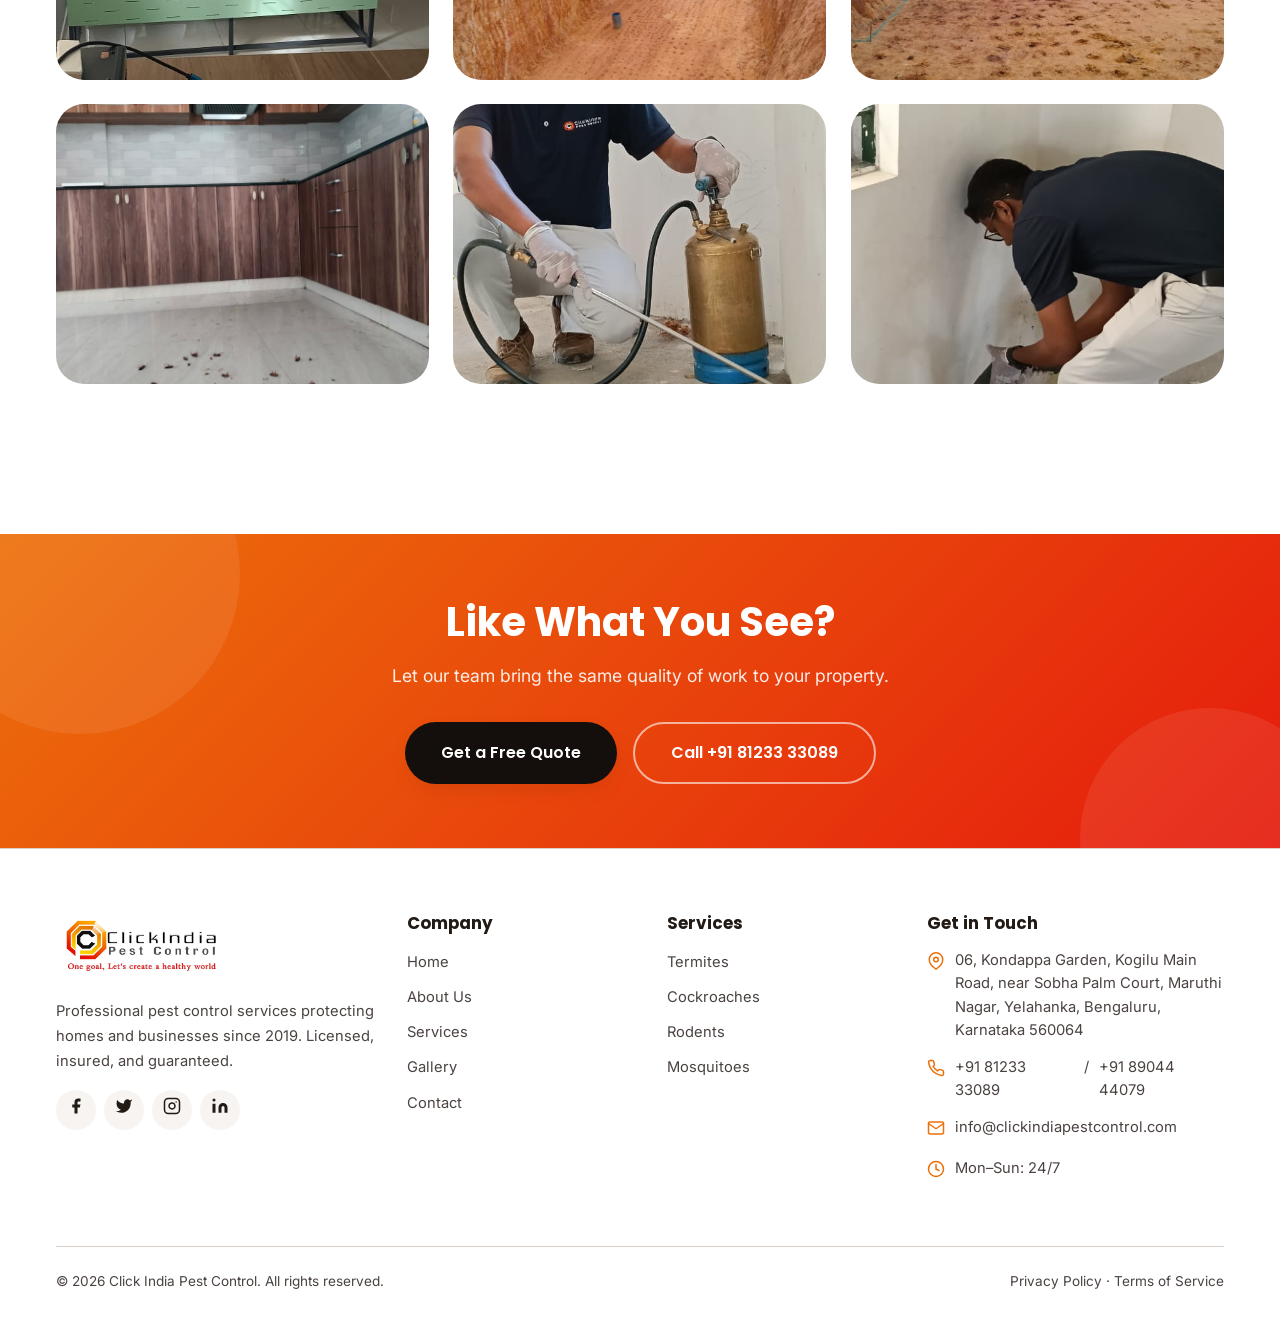
<file: gallery.html>
<!doctype html>
<html lang="en">
  <head>
    <meta charset="UTF-8" />
    <meta name="viewport" content="width=device-width, initial-scale=1.0" />
    <title>
      Gallery | Pest Control Projects in Bangalore - Click India Pest Control
    </title>
    <meta
      name="description"
      content="See real photos and videos from Click India Pest Control's residential and commercial pest control jobs across Bangalore."
    />
    <link rel="preconnect" href="https://fonts.googleapis.com" />
    <link rel="preconnect" href="https://fonts.gstatic.com" crossorigin />
    <link
      href="https://fonts.googleapis.com/css2?family=Poppins:wght@400;500;600;700&family=Inter:wght@400;500;600&display=swap"
      rel="stylesheet"
    />
    <link rel="stylesheet" href="./css/style.css" />
    <link rel="stylesheet" href="./css/responsive.css" />
    <link rel="icon" href="./favicon.ico" sizes="any" />
    <link rel="icon" type="image/png" sizes="512x512" href="./favicon.png" />
    <link rel="apple-touch-icon" href="./apple-touch-icon.png" />
    <meta
      name="keywords"
      content="pest control Bangalore, pest control near me, pest control Bengaluru, termite control Bangalore, cockroach control Bangalore, rodent control Bangalore, mosquito control Bangalore, bed bug treatment Bangalore, ant control Bangalore, residential pest control Bangalore, commercial pest control Bangalore, pest control Yelahanka, best pest control company Bangalore"
    />
    <meta name="robots" content="index, follow" />
    <meta name="author" content="Click India Pest Control" />
    <link
      rel="canonical"
      href="https://clickindiapestcontrol.com/gallery.html"
    />

    <!-- Open Graph -->
    <meta property="og:type" content="website" />
    <meta property="og:site_name" content="Click India Pest Control" />
    <meta
      property="og:title"
      content="Gallery | Pest Control Projects in Bangalore"
    />
    <meta
      property="og:description"
      content="See real photos and videos from Click India Pest Control's residential and commercial pest control jobs across Bangalore."
    />
    <meta
      property="og:url"
      content="https://clickindiapestcontrol.com/gallery.html"
    />
    <meta
      property="og:image"
      content="https://clickindiapestcontrol.com/media/images/website-images/commercial-control.png"
    />
    <meta property="og:locale" content="en_IN" />

    <!-- Twitter Card -->
    <meta name="twitter:card" content="summary_large_image" />
    <meta
      name="twitter:title"
      content="Gallery | Pest Control Projects in Bangalore"
    />
    <meta
      name="twitter:description"
      content="See real photos and videos from Click India Pest Control's residential and commercial pest control jobs across Bangalore."
    />
    <meta
      name="twitter:image"
      content="https://clickindiapestcontrol.com/media/images/website-images/commercial-control.png"
    />

    <!-- Structured Data -->
    <script type="application/ld+json">
      {
        "@context": "https://schema.org",
        "@type": "LocalBusiness",
        "@id": "https://clickindiapestcontrol.com/#business",
        "name": "Click India Pest Control",
        "image": "https://clickindiapestcontrol.com/media/images/website-images/logo.png",
        "logo": "https://clickindiapestcontrol.com/media/images/website-images/logo.png",
        "url": "https://clickindiapestcontrol.com/",
        "telephone": "+91-81233-33089",
        "email": "info@clickindiapestcontrol.com",
        "address": {
          "@type": "PostalAddress",
          "streetAddress": "06, Kondappa Garden, Kogilu Main Road, near Sobha Palm Court, Kondappa Garden Layout, Maruthi Nagar",
          "addressLocality": "Yelahanka, Bengaluru",
          "addressRegion": "Karnataka",
          "postalCode": "560064",
          "addressCountry": "IN"
        },
        "geo": {
          "@type": "GeoCoordinates",
          "latitude": 13.103211,
          "longitude": 77.6074009
        },
        "hasMap": "https://www.google.com/maps/place/Click+India+Pest+Control/@13.103211,77.6074009,17z/data=!3m1!4b1!4m6!3m5!1s0x3bae1996ed2c04b7:0x1b3719147adbf18c!8m2!3d13.103211!4d77.6074009!16s%2Fg%2F11vk7hl3wm",
        "areaServed": {
          "@type": "City",
          "name": "Bengaluru"
        },
        "openingHoursSpecification": [
          {
            "@type": "OpeningHoursSpecification",
            "dayOfWeek": [
              "Monday",
              "Tuesday",
              "Wednesday",
              "Thursday",
              "Friday",
              "Saturday"
            ],
            "opens": "07:00",
            "closes": "19:00"
          }
        ],
        "priceRange": "$$",
        "hasOfferCatalog": {
          "@type": "OfferCatalog",
          "name": "Pest Control Services",
          "itemListElement": [
            {
              "@type": "Offer",
              "itemOffered": {
                "@type": "Service",
                "name": "Termite Control"
              }
            },
            {
              "@type": "Offer",
              "itemOffered": {
                "@type": "Service",
                "name": "Cockroach Control"
              }
            },
            {
              "@type": "Offer",
              "itemOffered": {
                "@type": "Service",
                "name": "Rodent Control"
              }
            },
            {
              "@type": "Offer",
              "itemOffered": {
                "@type": "Service",
                "name": "Mosquito Control"
              }
            },
            {
              "@type": "Offer",
              "itemOffered": {
                "@type": "Service",
                "name": "Sanitization Services"
              }
            },
            {
              "@type": "Offer",
              "itemOffered": {
                "@type": "Service",
                "name": "Bed Bug Treatment"
              }
            },
            {
              "@type": "Offer",
              "itemOffered": {
                "@type": "Service",
                "name": "Fly Control"
              }
            },
            {
              "@type": "Offer",
              "itemOffered": {
                "@type": "Service",
                "name": "Ant Control"
              }
            },
            {
              "@type": "Offer",
              "itemOffered": {
                "@type": "Service",
                "name": "Wood Borer Treatment"
              }
            },
            {
              "@type": "Offer",
              "itemOffered": {
                "@type": "Service",
                "name": "Spider Control"
              }
            }
          ]
        }
      }
    </script>
    <script type="application/ld+json">
      {
        "@context": "https://schema.org",
        "@type": "BreadcrumbList",
        "itemListElement": [
          {
            "@type": "ListItem",
            "position": 1,
            "name": "Home",
            "item": "https://clickindiapestcontrol.com/"
          },
          {
            "@type": "ListItem",
            "position": 2,
            "name": "Gallery",
            "item": "https://clickindiapestcontrol.com/gallery.html"
          }
        ]
      }
    </script>
  </head>
  <body>
    <a class="skip-link" href="#main">Skip to content</a>

    <!-- ===== Header ===== -->
    <header class="header">
      <div class="container header__inner">
        <a
          class="brand"
          href="./index.html"
          aria-label="ClickIndia Pest Control Home"
        >
          <img
            src="./media/images/website-images/logo.png"
            alt="ClickIndia Pest Control Logo"
            class="brand__logo"
          />
        </a>
        <button
          class="nav-toggle"
          aria-label="Open menu"
          aria-expanded="false"
          aria-controls="nav"
        >
          <span class="nav-toggle__bar"></span
          ><span class="nav-toggle__bar"></span
          ><span class="nav-toggle__bar"></span>
        </button>
        <nav class="nav" id="nav" aria-label="Main">
          <ul class="nav__list">
            <li><a class="nav__link" href="./index.html">Home</a></li>
            <li><a class="nav__link" href="./about.html">About</a></li>
            <li><a class="nav__link" href="./services.html">Services</a></li>
            <li><a class="nav__link" href="./gallery.html">Gallery</a></li>
            <li><a class="nav__link" href="./contact.html">Contact</a></li>
          </ul>
          <a
            href="https://wa.me/918123333089?text=Hi%2C%20I%27d%20like%20to%20request%20a%20pest%20control%20quote."
            class="btn btn--primary nav__cta"
            target="_blank"
            rel="noopener noreferrer"
            >Get a Quote</a
          >
        </nav>
      </div>
    </header>

    <main id="main">
      <!-- ===== Page hero (brand-designed) ===== -->
      <section class="page-hero">
        <div class="page-hero__decor" aria-hidden="true">
          <span class="page-hero__grid-texture"></span>
          <span class="page-hero__glow page-hero__glow--1"></span>
          <span class="page-hero__glow page-hero__glow--2"></span>
          <span
            class="page-hero__float page-hero__float--1"
            data-icon="spider"
          ></span>
          <span
            class="page-hero__float page-hero__float--2"
            data-icon="ant"
          ></span>
          <span
            class="page-hero__float page-hero__float--3"
            data-icon="fly"
          ></span>
          <span
            class="page-hero__float page-hero__float--4"
            data-icon="woodBorer"
          ></span>
        </div>
        <div class="container page-hero__inner">
          <nav class="breadcrumb" aria-label="Breadcrumb">
            <a href="./index.html">Home</a>
            <span data-icon="chevronRight"></span>
            <span>Gallery</span>
          </nav>
          <div class="page-hero__badge">
            <span data-icon="videoCamera"></span>
          </div>
          <h1 class="page-hero__title">
            Our Work – Pest Control Projects in Bangalore
          </h1>
          <p class="page-hero__subtitle">
            A look at our recent jobs — in photos and video.
          </p>
        </div>
      </section>

      <!-- ===== Gallery grid ===== -->
      <section class="section">
        <div class="container">
          <div class="section__head reveal reveal--up">
            <h2 class="section__title">Our Work</h2>
            <p class="section__subtitle">Photos and videos from recent jobs</p>
          </div>

          <div
            class="gallery-filters"
            role="tablist"
            aria-label="Filter gallery"
          >
            <button
              class="gallery-filter is-active"
              data-filter="all"
              role="tab"
              aria-selected="true"
            >
              All
            </button>
            <button
              class="gallery-filter"
              data-filter="image"
              role="tab"
              aria-selected="false"
            >
              Photos
            </button>
            <button
              class="gallery-filter"
              data-filter="video"
              role="tab"
              aria-selected="false"
            >
              Videos
            </button>
          </div>

          <div class="gallery-grid" data-stagger id="galleryGrid">
            <button
              class="gallery-item reveal reveal--left"
              data-type="image"
              data-src="./media/images/gallery-images/job-01.jpeg"
            >
              <img
                src="./media/images/gallery-images/job-01.jpeg"
                alt="Close-up of anti-termite wood and soil treatment"
                loading="lazy"
              />
            </button>

            <button
              class="gallery-item reveal reveal--right"
              data-type="image"
              data-src="./media/images/gallery-images/job-02.jpeg"
            >
              <img
                src="./media/images/gallery-images/job-02.jpeg"
                alt="Perimeter pest control treatment along a garden pathway at night"
                loading="lazy"
              />
            </button>

            <button
              class="gallery-item reveal reveal--left"
              data-type="image"
              data-src="./media/images/gallery-images/job-03.jpeg"
            >
              <img
                src="./media/images/gallery-images/job-03.jpeg"
                alt="Night-time lawn perimeter pest treatment"
                loading="lazy"
              />
            </button>

            <button
              class="gallery-item reveal reveal--right"
              data-type="image"
              data-src="./media/images/gallery-images/job-04.jpeg"
            >
              <img
                src="./media/images/gallery-images/job-04.jpeg"
                alt="Technician treating an office workspace for pests"
                loading="lazy"
              />
            </button>

            <button
              class="gallery-item reveal reveal--left"
              data-type="image"
              data-src="./media/images/gallery-images/job-05.jpeg"
            >
              <img
                src="./media/images/gallery-images/job-05.jpeg"
                alt="Technician spraying pest treatment near office workstations"
                loading="lazy"
              />
            </button>

            <button
              class="gallery-item reveal reveal--right"
              data-type="image"
              data-src="./media/images/gallery-images/job-06.jpeg"
            >
              <img
                src="./media/images/gallery-images/job-06.jpeg"
                alt="Technician performing floor treatment in a commercial space"
                loading="lazy"
              />
            </button>

            <button
              class="gallery-item reveal reveal--left"
              data-type="image"
              data-src="./media/images/gallery-images/job-07.jpeg"
            >
              <img
                src="./media/images/gallery-images/job-07.jpeg"
                alt="Technician treating a room with pest control equipment"
                loading="lazy"
              />
            </button>

            <button
              class="gallery-item reveal reveal--right"
              data-type="image"
              data-src="./media/images/gallery-images/job-08.jpeg"
            >
              <img
                src="./media/images/gallery-images/job-08.jpeg"
                alt="Anti-termite soil trench treatment around a building foundation"
                loading="lazy"
              />
            </button>

            <button
              class="gallery-item reveal reveal--left"
              data-type="image"
              data-src="./media/images/gallery-images/job-09.jpeg"
            >
              <img
                src="./media/images/gallery-images/job-09.jpeg"
                alt="Anti-termite soil trench treatment along a foundation wall"
                loading="lazy"
              />
            </button>

            <button
              class="gallery-item reveal reveal--right"
              data-type="image"
              data-src="./media/images/gallery-images/job-10.jpeg"
            >
              <img
                src="./media/images/gallery-images/job-10.jpeg"
                alt="Kitchen pest control treatment"
                loading="lazy"
              />
            </button>

            <button
              class="gallery-item reveal reveal--left"
              data-type="image"
              data-src="./media/images/gallery-images/job-11.jpeg"
            >
              <img
                src="./media/images/gallery-images/job-11.jpeg"
                alt="Technician using a sprayer for pest treatment"
                loading="lazy"
              />
            </button>

            <button
              class="gallery-item reveal reveal--right"
              data-type="image"
              data-src="./media/images/gallery-images/job-12.jpeg"
            >
              <img
                src="./media/images/gallery-images/job-12.jpeg"
                alt="Technician spraying pest treatment along a wall corner"
                loading="lazy"
              />
            </button>

            <button
              class="gallery-item reveal reveal--left"
              data-type="image"
              data-src="./media/images/gallery-images/job-13.jpeg"
            >
              <img
                src="./media/images/gallery-images/job-13.jpeg"
                alt="Technician spraying pest treatment along a floor skirting"
                loading="lazy"
              />
            </button>

            <button
              class="gallery-item reveal reveal--left"
              data-type="video"
              data-src="./media/videos/gallery-videos/1vid.mp4"
            >
              <video
                src="./media/videos/gallery-videos/1vid.mp4"
                muted
                playsinline
                preload="metadata"
              ></video>
              <span class="gallery-item__play">
                <span data-icon="play"></span>
              </span>
            </button>

            <button
              class="gallery-item reveal reveal--right"
              data-type="video"
              data-src="./media/videos/gallery-videos/2vid.mp4"
            >
              <video
                src="./media/videos/gallery-videos/2vid.mp4"
                muted
                playsinline
                preload="metadata"
              ></video>
              <span class="gallery-item__play">
                <span data-icon="play"></span>
              </span>
            </button>

            <button
              class="gallery-item reveal reveal--left"
              data-type="video"
              data-src="./media/videos/gallery-videos/3vid.mp4"
            >
              <video
                src="./media/videos/gallery-videos/3vid.mp4"
                muted
                playsinline
                preload="metadata"
              ></video>
              <span class="gallery-item__play">
                <span data-icon="play"></span>
              </span>
            </button>

            <button
              class="gallery-item reveal reveal--right"
              data-type="video"
              data-src="./media/videos/gallery-videos/4vid.mp4"
            >
              <video
                src="./media/videos/gallery-videos/4vid.mp4"
                muted
                playsinline
                preload="metadata"
              ></video>
              <span class="gallery-item__play">
                <span data-icon="play"></span>
              </span>
            </button>

            <button
              class="gallery-item reveal reveal--left"
              data-type="video"
              data-src="./media/videos/gallery-videos/5vid.mp4"
            >
              <video
                src="./media/videos/gallery-videos/5vid.mp4"
                muted
                playsinline
                preload="metadata"
              ></video>
              <span class="gallery-item__play">
                <span data-icon="play"></span>
              </span>
            </button>

            <button
              class="gallery-item reveal reveal--right"
              data-type="video"
              data-src="./media/videos/gallery-videos/6vid.mp4"
            >
              <video
                src="./media/videos/gallery-videos/6vid.mp4"
                muted
                playsinline
                preload="metadata"
              ></video>
              <span class="gallery-item__play">
                <span data-icon="play"></span>
              </span>
            </button>
          </div>

          <div class="gallery-empty" id="galleryEmpty">
            <span data-icon="videoCamera"></span>
            <p>No items found</p>
            <span>Check back soon for more photos and videos.</span>
          </div>

          <div class="gallery-loadmore">
            <button class="btn btn--outline" id="galleryLoadMore">
              Load More
            </button>
          </div>
        </div>
      </section>

      <!-- ===== CTA ===== -->
      <section class="section cta">
        <div class="container cta__inner reveal reveal--zoom">
          <h2 class="cta__title">Like What You See?</h2>
          <p class="cta__text">
            Let our team bring the same quality of work to your property.
          </p>
          <div class="cta__actions">
            <a
              href="https://wa.me/918123333089?text=Hi%2C%20I%27d%20like%20to%20request%20a%20pest%20control%20quote."
              class="btn btn--primary btn--lg"
              target="_blank"
              rel="noopener noreferrer"
              >Get a Free Quote</a
            >
            <a href="tel:+918123333089" class="btn btn--outline btn--lg"
              >Call +91 81233 33089</a
            >
          </div>
        </div>
      </section>
    </main>

    <!-- ===== Lightbox ===== -->
    <div class="lightbox" id="lightbox">
      <button class="lightbox__close" aria-label="Close">&times;</button>
      <div class="lightbox__content"></div>
    </div>

    <!-- ===== Footer ===== -->
    <footer class="footer">
      <div class="container">
        <div class="footer__grid">
          <div class="footer__brand">
            <!-- <a class="brand" href="./index.html" aria-label="Click India Pest Control home">
              <span class="brand__mark" data-icon="shield"></span>
              <span
                ><span class="brand__name">Shield<span>Guard</span></span
                ><span class="brand__tag">Pest Control</span></span
              >
            </a> -->
            <a
              class="brand"
              href="./index.html"
              aria-label="ClickIndia Pest Control Home"
            >
              <img
                src="./media/images/website-images/logo.png"
                alt="ClickIndia Pest Control Logo"
                class="brand__logo"
              />
            </a>
            <p class="footer__about">
              Professional pest control services protecting homes and businesses
              since 2019. Licensed, insured, and guaranteed.
            </p>
            <div class="footer__social">
              <a
                href="https://facebook.com"
                target="_blank"
                rel="noopener noreferrer"
                aria-label="Facebook"
                ><span data-icon="facebook"></span
              ></a>
              <a
                href="https://twitter.com"
                target="_blank"
                rel="noopener noreferrer"
                aria-label="Twitter"
                ><span data-icon="twitter"></span
              ></a>
              <a
                href="https://instagram.com"
                target="_blank"
                rel="noopener noreferrer"
                aria-label="Instagram"
                ><span data-icon="instagram"></span
              ></a>
              <a
                href="https://linkedin.com"
                target="_blank"
                rel="noopener noreferrer"
                aria-label="LinkedIn"
                ><span data-icon="linkedin"></span
              ></a>
            </div>
          </div>
          <div>
            <h3 class="footer__title">Company</h3>
            <ul class="footer__links">
              <li><a href="./index.html">Home</a></li>
              <li><a href="./about.html">About Us</a></li>
              <li><a href="./services.html">Services</a></li>
              <li><a href="./gallery.html">Gallery</a></li>
              <li><a href="./contact.html">Contact</a></li>
            </ul>
          </div>
          <div>
            <h3 class="footer__title">Services</h3>
            <ul class="footer__links">
              <li><a href="./services.html">Termites</a></li>
              <li><a href="./services.html">Cockroaches</a></li>
              <li><a href="./services.html">Rodents</a></li>
              <li><a href="./services.html">Mosquitoes</a></li>
            </ul>
          </div>
          <div>
            <h3 class="footer__title">Get in Touch</h3>
            <ul class="footer__contact">
              <li>
                <span data-icon="mapPin"></span> 06, Kondappa Garden, Kogilu
                Main Road, near Sobha Palm Court, Maruthi Nagar, Yelahanka,
                Bengaluru, Karnataka 560064
              </li>
              <li>
                <span data-icon="phone"></span>
                <a href="tel:+918123333089">+91 81233 33089</a> /
                <a href="tel:+918904444079">+91 89044 44079</a>
              </li>
              <li>
                <span data-icon="mail"></span>
                <a href="mailto:info@clickindiapestcontrol.com"
                  >info@clickindiapestcontrol.com</a
                >
              </li>
              <li><span data-icon="clock"></span> Mon–Sun: 24/7</li>
        </ul>
          </div>
        </div>
        <div class="footer__bottom">
          <p>&copy; 2026 Click India Pest Control. All rights reserved.</p>
          <p>
            <a href="#">Privacy Policy</a> &middot;
            <a href="#">Terms of Service</a>
          </p>
        </div>
      </div>
    </footer>

    <a
      class="whatsapp-float"
      href="https://wa.me/918123333089?text=Hi%2C%20I%27d%20like%20to%20request%20a%20pest%20control%20quote."
      target="_blank"
      rel="noopener noreferrer"
      aria-label="Chat with us on WhatsApp"
      ><svg viewBox="0 0 24 24" fill="currentColor">
        <path
          d="M17.6 6.32A8.86 8.86 0 0 0 12.05 4a8.94 8.94 0 0 0-7.75 13.4L3 21l3.72-1.25a8.9 8.9 0 0 0 4.33 1.13h.01A8.94 8.94 0 0 0 20 12.06a8.87 8.87 0 0 0-2.4-5.74zM12.06 19.2a7.4 7.4 0 0 1-3.8-1.04l-.27-.16-2.83.94.9-2.76-.18-.28a7.42 7.42 0 1 1 6.18 3.3zm4.07-5.56c-.22-.11-1.32-.65-1.53-.72s-.35-.11-.5.11-.58.72-.71.87-.26.17-.48.06a6.06 6.06 0 0 1-1.78-1.1 6.68 6.68 0 0 1-1.23-1.53c-.13-.22 0-.34.1-.45s.22-.26.33-.39a1.5 1.5 0 0 0 .22-.37.4.4 0 0 0 0-.39c-.06-.11-.5-1.2-.68-1.65s-.37-.37-.5-.38h-.43a.83.83 0 0 0-.6.28 2.5 2.5 0 0 0-.78 1.86 4.36 4.36 0 0 0 .91 2.3 9.95 9.95 0 0 0 3.8 3.35c.53.23.94.36 1.26.46a3 3 0 0 0 1.39.09 2.27 2.27 0 0 0 1.49-1.05 1.85 1.85 0 0 0 .13-1.05c-.06-.09-.2-.15-.42-.26z"
        /></svg
    ></a>
    <button class="back-to-top" aria-label="Back to top">
      <span data-icon="arrowUp"></span>
    </button>

    <script src="./js/bundle.js"></script>
  </body>
</html>
</file>
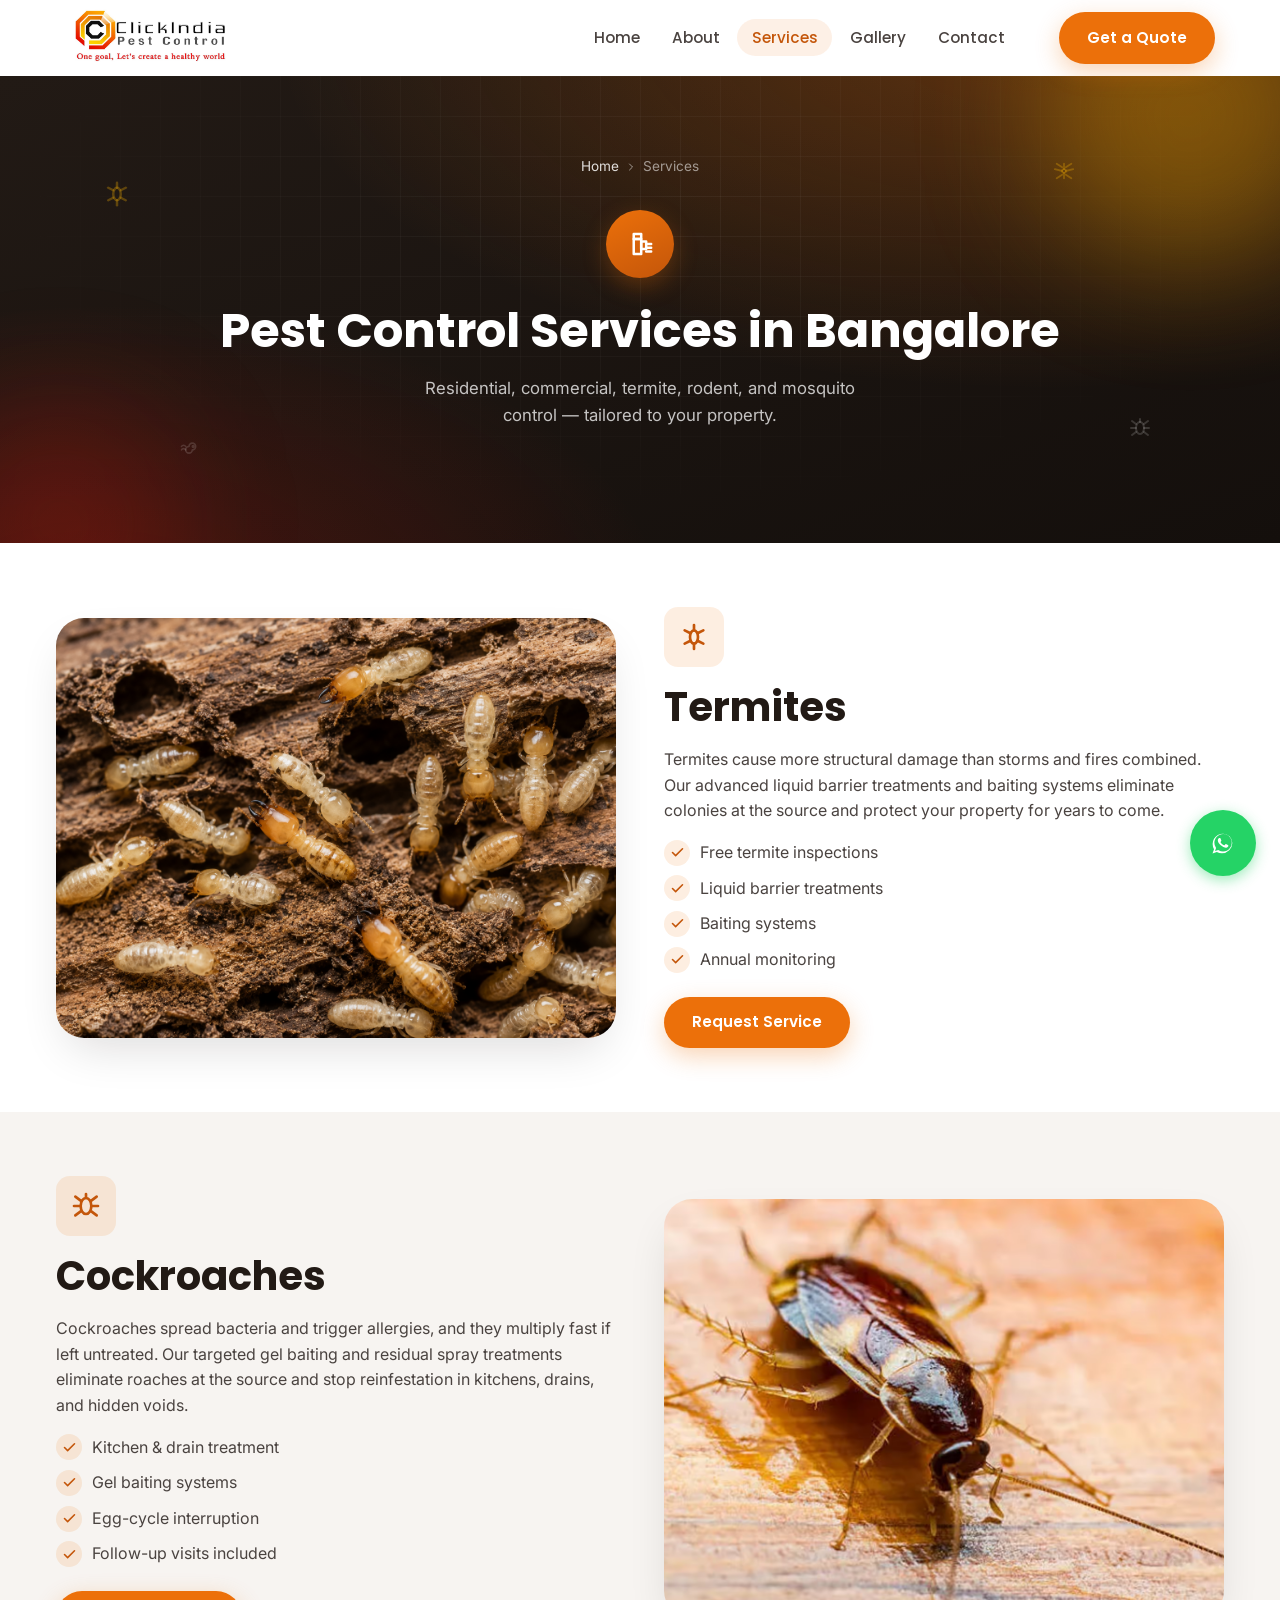
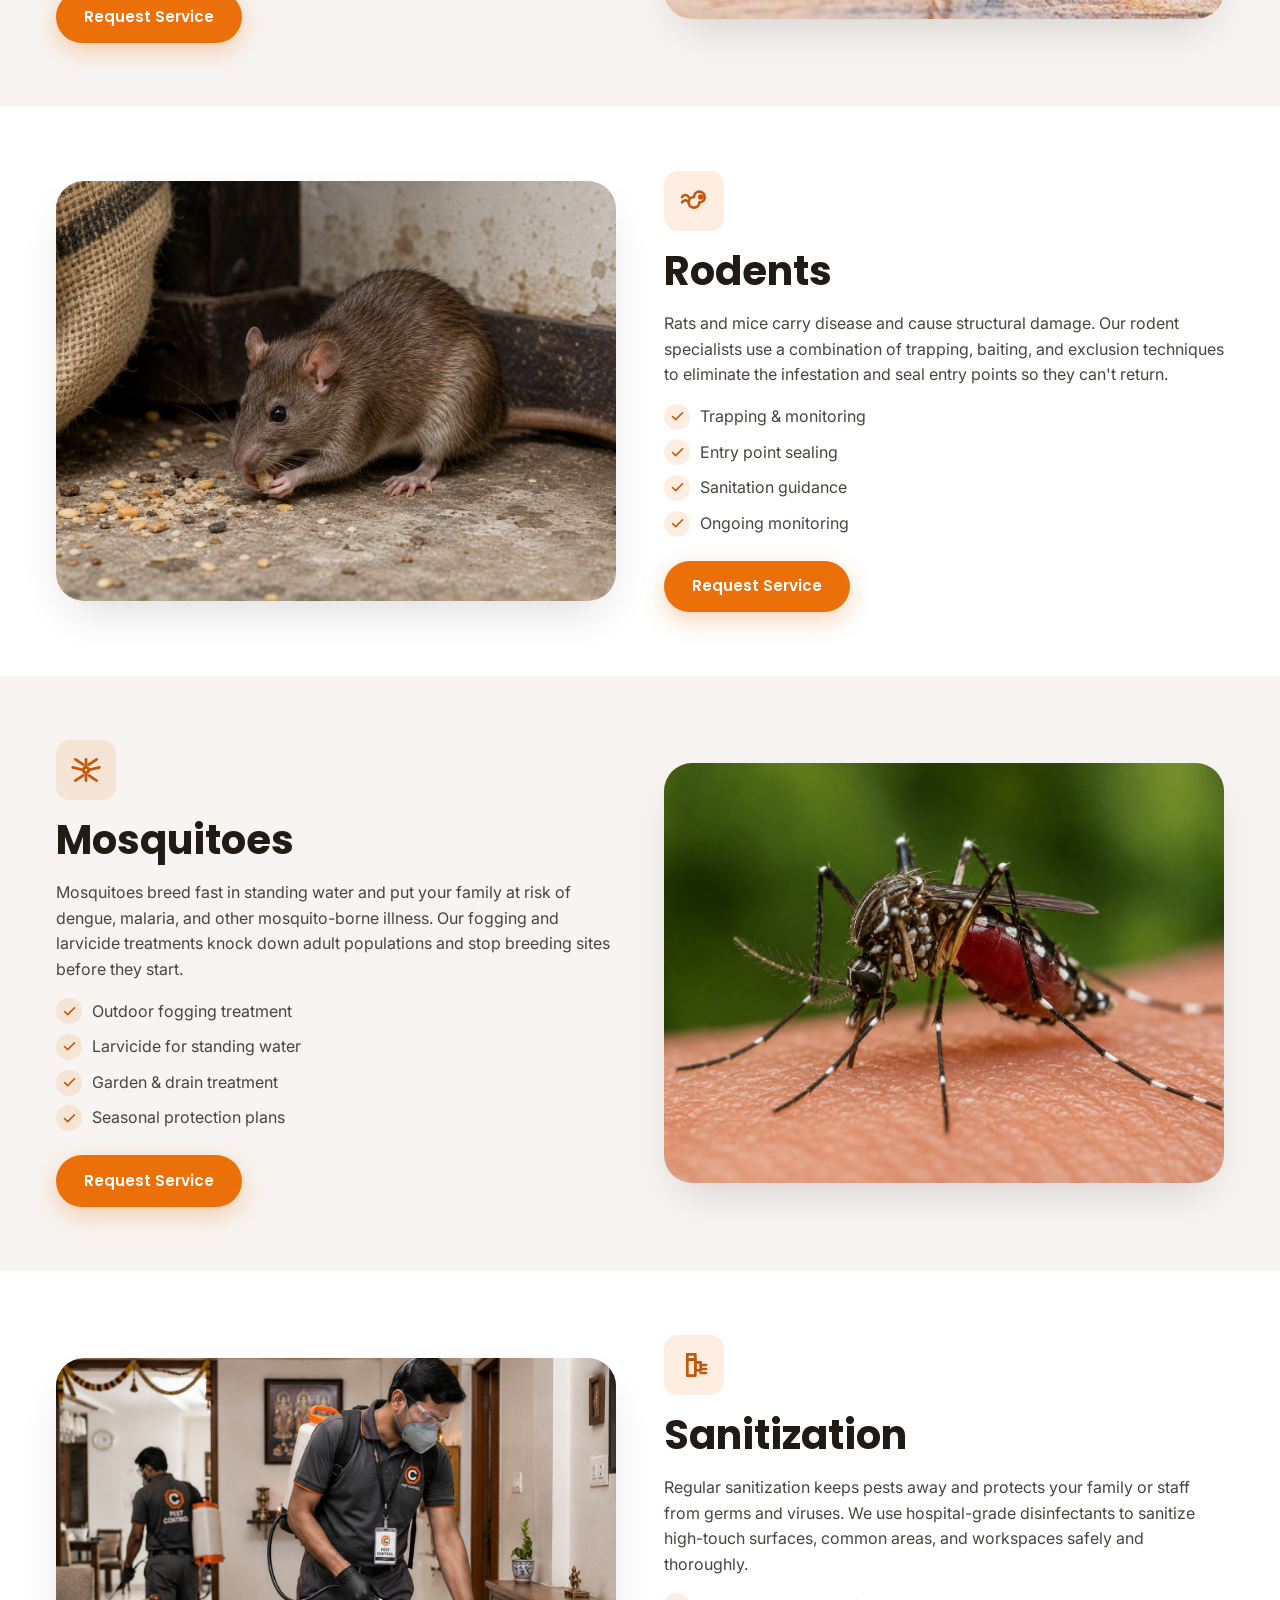
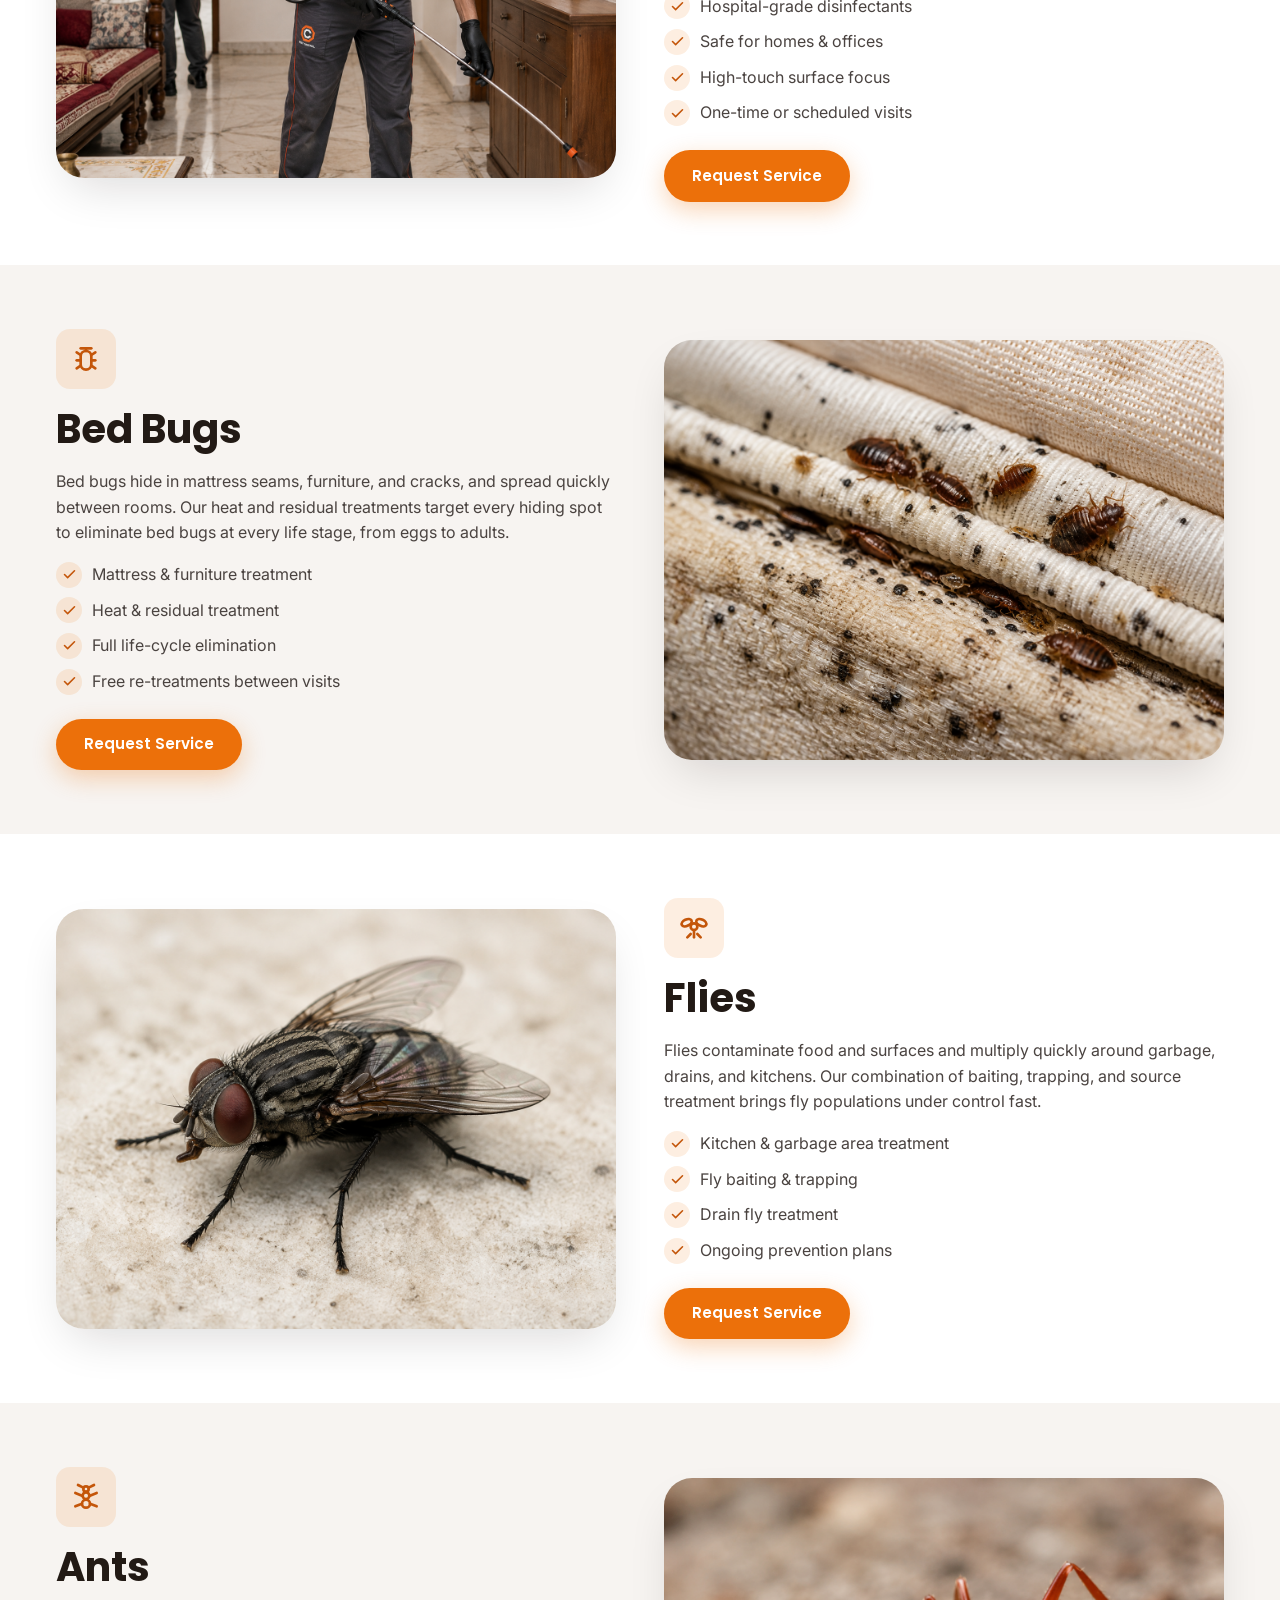
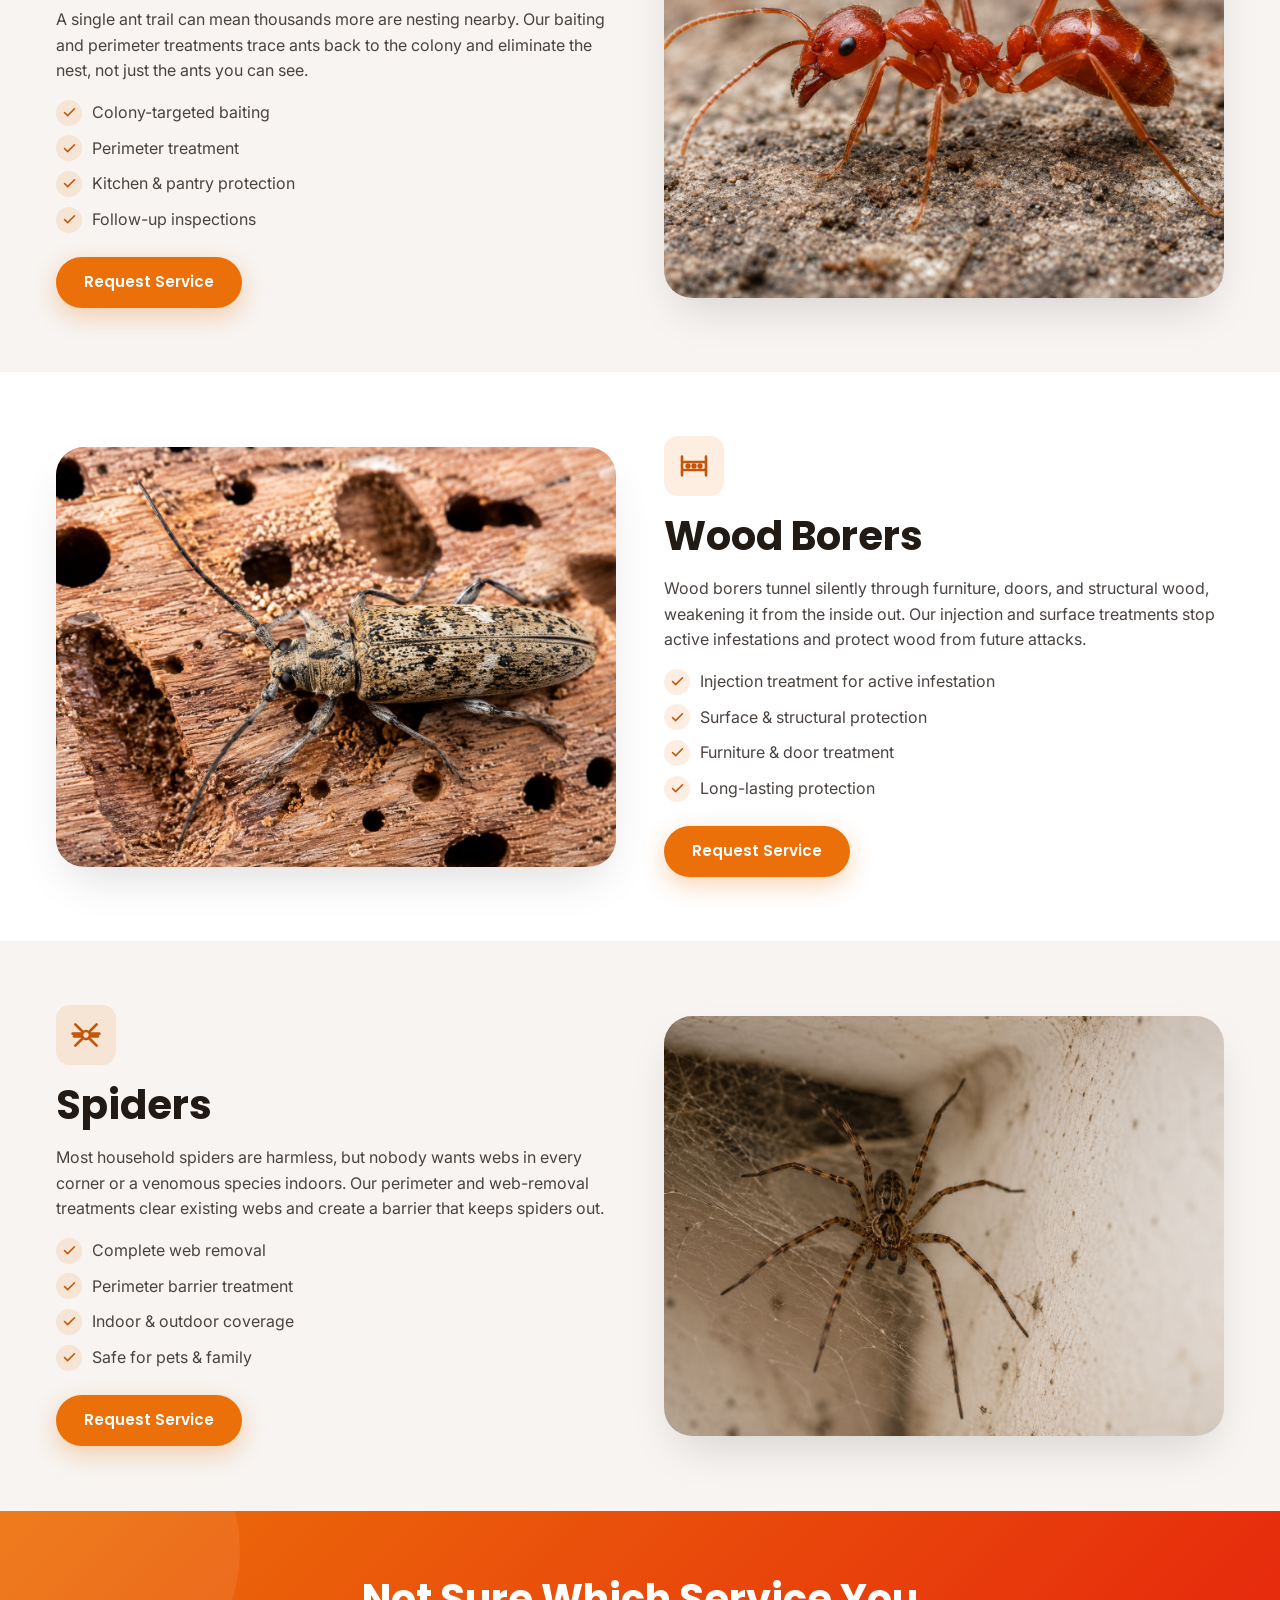
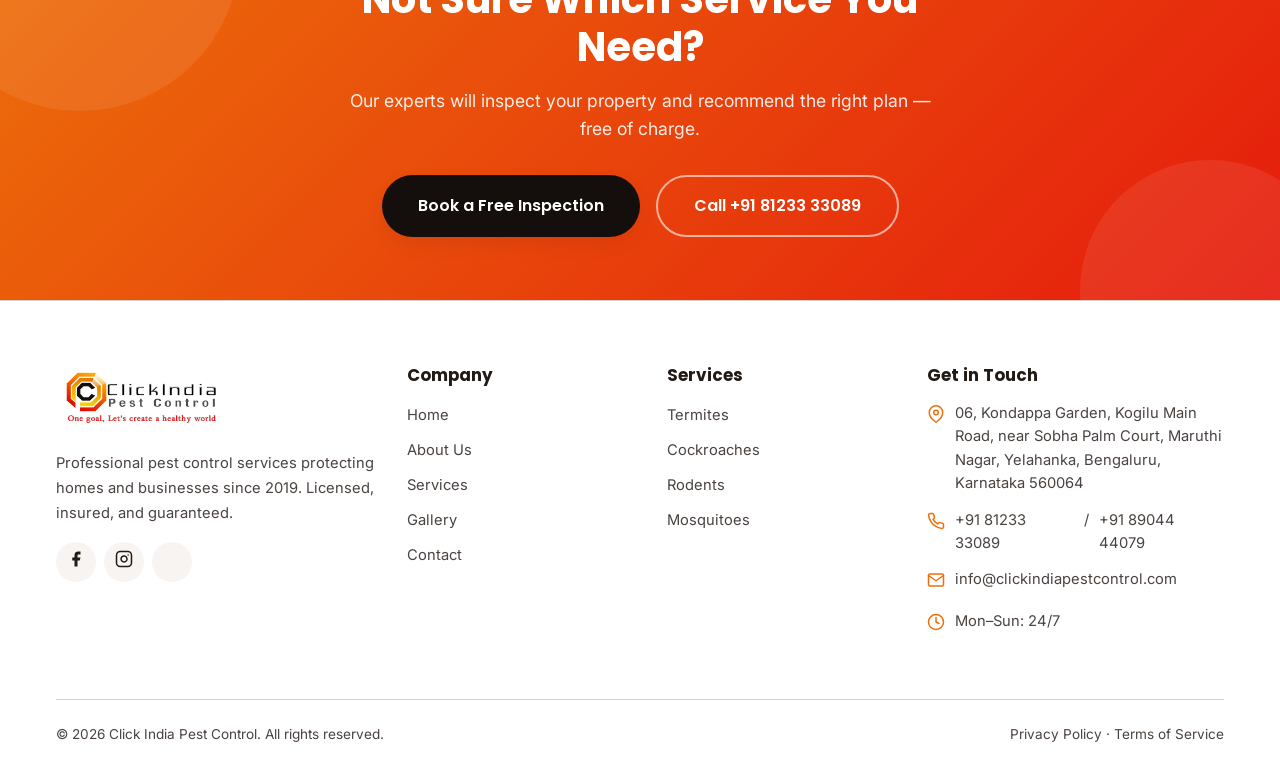
<file: services.html>
<!doctype html>
<html lang="en">
  <head>
    <meta charset="UTF-8" />
    <meta name="viewport" content="width=device-width, initial-scale=1.0" />
    <title>
      Pest Control Services in Bangalore | Termite, Cockroach, Rodent &amp;
      Mosquito Control
    </title>
    <meta
      name="description"
      content="Explore our full range of pest control services in Bangalore — termite, cockroach, rodent, mosquito, bed bug, ant, spider &amp; wood borer control for homes and businesses. Guaranteed results."
    />
    <link rel="preconnect" href="https://fonts.googleapis.com" />
    <link rel="preconnect" href="https://fonts.gstatic.com" crossorigin />
    <link
      href="https://fonts.googleapis.com/css2?family=Poppins:wght@400;500;600;700&family=Inter:wght@400;500;600&display=swap"
      rel="stylesheet"
    />
    <link rel="stylesheet" href="./css/style.css" />
    <link rel="stylesheet" href="./css/responsive.css" />
    <link rel="icon" href="./favicon.ico" sizes="any" />
    <link rel="icon" type="image/png" sizes="512x512" href="./favicon.png" />
    <link rel="apple-touch-icon" href="./apple-touch-icon.png" />
    <meta
      name="keywords"
      content="pest control Bangalore, pest control near me, pest control Bengaluru, termite control Bangalore, cockroach control Bangalore, rodent control Bangalore, mosquito control Bangalore, bed bug treatment Bangalore, ant control Bangalore, residential pest control Bangalore, commercial pest control Bangalore, pest control Yelahanka, best pest control company Bangalore"
    />
    <meta name="robots" content="index, follow" />
    <meta name="author" content="Click India Pest Control" />
    <link
      rel="canonical"
      href="https://clickindiapestcontrol.com/services.html"
    />

    <!-- Open Graph -->
    <meta property="og:type" content="website" />
    <meta property="og:site_name" content="Click India Pest Control" />
    <meta property="og:title" content="Pest Control Services in Bangalore" />
    <meta
      property="og:description"
      content="Explore our full range of pest control services in Bangalore - termite, cockroach, rodent, mosquito, bed bug, ant, spider & wood borer control for homes and businesses. Guaranteed results."
    />
    <meta
      property="og:url"
      content="https://clickindiapestcontrol.com/services.html"
    />
    <meta
      property="og:image"
      content="https://clickindiapestcontrol.com/media/images/website-images/residential-control.png"
    />
    <meta property="og:locale" content="en_IN" />

    <!-- Twitter Card -->
    <meta name="twitter:card" content="summary_large_image" />
    <meta name="twitter:title" content="Pest Control Services in Bangalore" />
    <meta
      name="twitter:description"
      content="Explore our full range of pest control services in Bangalore - termite, cockroach, rodent, mosquito, bed bug, ant, spider & wood borer control for homes and businesses. Guaranteed results."
    />
    <meta
      name="twitter:image"
      content="https://clickindiapestcontrol.com/media/images/website-images/residential-control.png"
    />

    <!-- Structured Data -->
    <script type="application/ld+json">
      {
        "@context": "https://schema.org",
        "@type": "LocalBusiness",
        "@id": "https://clickindiapestcontrol.com/#business",
        "name": "Click India Pest Control",
        "image": "https://clickindiapestcontrol.com/media/images/website-images/logo.png",
        "logo": "https://clickindiapestcontrol.com/media/images/website-images/logo.png",
        "url": "https://clickindiapestcontrol.com/",
        "telephone": "+91-81233-33089",
        "email": "info@clickindiapestcontrol.com",
        "address": {
          "@type": "PostalAddress",
          "streetAddress": "06, Kondappa Garden, Kogilu Main Road, near Sobha Palm Court, Kondappa Garden Layout, Maruthi Nagar",
          "addressLocality": "Yelahanka, Bengaluru",
          "addressRegion": "Karnataka",
          "postalCode": "560064",
          "addressCountry": "IN"
        },
        "geo": {
          "@type": "GeoCoordinates",
          "latitude": 13.103211,
          "longitude": 77.6074009
        },
        "hasMap": "https://www.google.com/maps/place/Click+India+Pest+Control/@13.103211,77.6074009,17z/data=!3m1!4b1!4m6!3m5!1s0x3bae1996ed2c04b7:0x1b3719147adbf18c!8m2!3d13.103211!4d77.6074009!16s%2Fg%2F11vk7hl3wm",
        "areaServed": {
          "@type": "City",
          "name": "Bengaluru"
        },
        "openingHoursSpecification": [
          {
            "@type": "OpeningHoursSpecification",
            "dayOfWeek": [
              "Monday",
              "Tuesday",
              "Wednesday",
              "Thursday",
              "Friday",
              "Saturday"
            ],
            "opens": "07:00",
            "closes": "19:00"
          }
        ],
        "priceRange": "$$",
        "hasOfferCatalog": {
          "@type": "OfferCatalog",
          "name": "Pest Control Services",
          "itemListElement": [
            {
              "@type": "Offer",
              "itemOffered": {
                "@type": "Service",
                "name": "Termite Control"
              }
            },
            {
              "@type": "Offer",
              "itemOffered": {
                "@type": "Service",
                "name": "Cockroach Control"
              }
            },
            {
              "@type": "Offer",
              "itemOffered": {
                "@type": "Service",
                "name": "Rodent Control"
              }
            },
            {
              "@type": "Offer",
              "itemOffered": {
                "@type": "Service",
                "name": "Mosquito Control"
              }
            },
            {
              "@type": "Offer",
              "itemOffered": {
                "@type": "Service",
                "name": "Sanitization Services"
              }
            },
            {
              "@type": "Offer",
              "itemOffered": {
                "@type": "Service",
                "name": "Bed Bug Treatment"
              }
            },
            {
              "@type": "Offer",
              "itemOffered": {
                "@type": "Service",
                "name": "Fly Control"
              }
            },
            {
              "@type": "Offer",
              "itemOffered": {
                "@type": "Service",
                "name": "Ant Control"
              }
            },
            {
              "@type": "Offer",
              "itemOffered": {
                "@type": "Service",
                "name": "Wood Borer Treatment"
              }
            },
            {
              "@type": "Offer",
              "itemOffered": {
                "@type": "Service",
                "name": "Spider Control"
              }
            }
          ]
        }
      }
    </script>
    <script type="application/ld+json">
      {
        "@context": "https://schema.org",
        "@type": "BreadcrumbList",
        "itemListElement": [
          {
            "@type": "ListItem",
            "position": 1,
            "name": "Home",
            "item": "https://clickindiapestcontrol.com/"
          },
          {
            "@type": "ListItem",
            "position": 2,
            "name": "Services",
            "item": "https://clickindiapestcontrol.com/services.html"
          }
        ]
      }
    </script>
  </head>
  <body>
    <a class="skip-link" href="#main">Skip to content</a>

    <!-- ===== Header ===== -->
    <header class="header">
      <div class="container header__inner">
        <a
          class="brand"
          href="./index.html"
          aria-label="ClickIndia Pest Control Home"
        >
          <img
            src="./media/images/website-images/logo.png"
            alt="ClickIndia Pest Control Logo"
            class="brand__logo"
          />
        </a>
        <button
          class="nav-toggle"
          aria-label="Open menu"
          aria-expanded="false"
          aria-controls="nav"
        >
          <span class="nav-toggle__bar"></span
          ><span class="nav-toggle__bar"></span
          ><span class="nav-toggle__bar"></span>
        </button>
        <nav class="nav" id="nav" aria-label="Main">
          <ul class="nav__list">
            <li><a class="nav__link" href="./index.html">Home</a></li>
            <li><a class="nav__link" href="./about.html">About</a></li>
            <li><a class="nav__link" href="./services.html">Services</a></li>
            <li><a class="nav__link" href="./gallery.html">Gallery</a></li>
            <li><a class="nav__link" href="./contact.html">Contact</a></li>
          </ul>
          <a
            href="https://wa.me/918123333089?text=Hi%2C%20I%27d%20like%20to%20request%20a%20pest%20control%20quote."
            class="btn btn--primary nav__cta"
            target="_blank"
            rel="noopener noreferrer"
            >Get a Quote</a
          >
        </nav>
      </div>
    </header>

    <main id="main">
      <!-- ===== Page hero (brand-designed) ===== -->
      <section class="page-hero">
        <div class="page-hero__decor" aria-hidden="true">
          <span class="page-hero__grid-texture"></span>
          <span class="page-hero__glow page-hero__glow--1"></span>
          <span class="page-hero__glow page-hero__glow--2"></span>
          <span
            class="page-hero__float page-hero__float--1"
            data-icon="termite"
          ></span>
          <span
            class="page-hero__float page-hero__float--2"
            data-icon="cockroach"
          ></span>
          <span
            class="page-hero__float page-hero__float--3"
            data-icon="mosquito"
          ></span>
          <span
            class="page-hero__float page-hero__float--4"
            data-icon="rat"
          ></span>
        </div>
        <div class="container page-hero__inner">
          <nav class="breadcrumb" aria-label="Breadcrumb">
            <a href="./index.html">Home</a>
            <span data-icon="chevronRight"></span>
            <span>Services</span>
          </nav>
          <div class="page-hero__badge">
            <span data-icon="spray"></span>
          </div>
          <h1 class="page-hero__title">Pest Control Services in Bangalore</h1>
          <p class="page-hero__subtitle">
            Residential, commercial, termite, rodent, and mosquito control —
            tailored to your property.
          </p>
        </div>
      </section>

      <!-- ===== Termites ===== -->
      <section class="section" id="termites">
        <div class="container service-detail">
          <div class="service-detail__media reveal reveal--left">
            <img
              class="service-detail__img"
              src="./media/images/service-images/Termite.png"
              alt="Termite control treatment"
              loading="lazy"
            />
          </div>
          <div class="service-detail__content reveal reveal--right">
            <div class="service-detail__icon" data-icon="termite"></div>
            <h2 class="service-detail__title">Termites</h2>
            <p>
              Termites cause more structural damage than storms and fires
              combined. Our advanced liquid barrier treatments and baiting
              systems eliminate colonies at the source and protect your property
              for years to come.
            </p>
            <ul class="service-detail__features">
              <li><span data-icon="check"></span> Free termite inspections</li>
              <li><span data-icon="check"></span> Liquid barrier treatments</li>
              <li><span data-icon="check"></span> Baiting systems</li>
              <li><span data-icon="check"></span> Annual monitoring</li>
            </ul>
            <a
              href="https://wa.me/918123333089?text=Hi%2C%20I%27m%20interested%20in%20your%20Termite%20Control%20service.%20Can%20you%20help%20protect%20my%20property%20from%20termites%3F"
              class="btn btn--primary"
              target="_blank"
              rel="noopener noreferrer"
              >Request Service</a
            >
          </div>
        </div>
      </section>

      <!-- ===== Cockroaches ===== -->
      <section class="section service-detail--alt" id="cockroaches">
        <div class="container service-detail service-detail--reverse">
          <div class="service-detail__media reveal reveal--right">
            <img
              class="service-detail__img"
              src="./media/images/service-images/cockroach.png"
              alt="Cockroach control treatment"
              loading="lazy"
            />
          </div>
          <div class="service-detail__content reveal reveal--left">
            <div class="service-detail__icon" data-icon="cockroach"></div>
            <h2 class="service-detail__title">Cockroaches</h2>
            <p>
              Cockroaches spread bacteria and trigger allergies, and they
              multiply fast if left untreated. Our targeted gel baiting and
              residual spray treatments eliminate roaches at the source and stop
              reinfestation in kitchens, drains, and hidden voids.
            </p>
            <ul class="service-detail__features">
              <li>
                <span data-icon="check"></span> Kitchen &amp; drain treatment
              </li>
              <li><span data-icon="check"></span> Gel baiting systems</li>
              <li><span data-icon="check"></span> Egg-cycle interruption</li>
              <li><span data-icon="check"></span> Follow-up visits included</li>
            </ul>
            <a
              href="https://wa.me/918123333089?text=Hi%2C%20I%20have%20a%20cockroach%20problem%20and%20would%20like%20to%20know%20more%20about%20your%20Cockroach%20Control%20service."
              class="btn btn--primary"
              target="_blank"
              rel="noopener noreferrer"
              >Request Service</a
            >
          </div>
        </div>
      </section>

      <!-- ===== Rodents ===== -->
      <section class="section" id="rodents">
        <div class="container service-detail">
          <div class="service-detail__media reveal reveal--left">
            <img
              class="service-detail__img"
              src="./media/images/service-images/rodent.png"
              alt="Rodent control and exclusion"
              loading="lazy"
            />
          </div>
          <div class="service-detail__content reveal reveal--right">
            <div class="service-detail__icon" data-icon="rat"></div>
            <h2 class="service-detail__title">Rodents</h2>
            <p>
              Rats and mice carry disease and cause structural damage. Our
              rodent specialists use a combination of trapping, baiting, and
              exclusion techniques to eliminate the infestation and seal entry
              points so they can't return.
            </p>
            <ul class="service-detail__features">
              <li><span data-icon="check"></span> Trapping &amp; monitoring</li>
              <li><span data-icon="check"></span> Entry point sealing</li>
              <li><span data-icon="check"></span> Sanitation guidance</li>
              <li><span data-icon="check"></span> Ongoing monitoring</li>
            </ul>
            <a
              href="https://wa.me/918123333089?text=Hi%2C%20I%27m%20dealing%20with%20a%20rodent%20problem%20and%20would%20like%20to%20know%20more%20about%20your%20Rodent%20Control%20service."
              class="btn btn--primary"
              target="_blank"
              rel="noopener noreferrer"
              >Request Service</a
            >
          </div>
        </div>
      </section>

      <!-- ===== Mosquitoes ===== -->
      <section class="section service-detail--alt" id="mosquitoes">
        <div class="container service-detail service-detail--reverse">
          <div class="service-detail__media reveal reveal--right">
            <img
              class="service-detail__img"
              src="./media/images/service-images/mosquito.png"
              alt="Rodent control and exclusion"
              loading="lazy"
            />
          </div>
          <div class="service-detail__content reveal reveal--left">
            <div class="service-detail__icon" data-icon="mosquito"></div>
            <h2 class="service-detail__title">Mosquitoes</h2>
            <p>
              Mosquitoes breed fast in standing water and put your family at
              risk of dengue, malaria, and other mosquito-borne illness. Our
              fogging and larvicide treatments knock down adult populations and
              stop breeding sites before they start.
            </p>
            <ul class="service-detail__features">
              <li><span data-icon="check"></span> Outdoor fogging treatment</li>
              <li>
                <span data-icon="check"></span> Larvicide for standing water
              </li>
              <li>
                <span data-icon="check"></span> Garden &amp; drain treatment
              </li>
              <li><span data-icon="check"></span> Seasonal protection plans</li>
            </ul>
            <a
              href="https://wa.me/918123333089?text=Hi%2C%20I%20have%20a%20mosquito%20problem%20and%20would%20like%20to%20know%20more%20about%20your%20Mosquito%20Control%20service."
              class="btn btn--primary"
              target="_blank"
              rel="noopener noreferrer"
              >Request Service</a
            >
          </div>
        </div>
      </section>

      <!-- ===== Sanitization ===== -->
      <section class="section" id="sanitization">
        <div class="container service-detail">
          <div class="service-detail__media reveal reveal--left">
            <img
              class="service-detail__img"
              src="./media/images/service-images/satinizing.png"
              alt="Rodent control and exclusion"
              loading="lazy"
            />
          </div>
          <div class="service-detail__content reveal reveal--right">
            <div class="service-detail__icon" data-icon="spray"></div>
            <h2 class="service-detail__title">Sanitization</h2>
            <p>
              Regular sanitization keeps pests away and protects your family or
              staff from germs and viruses. We use hospital-grade disinfectants
              to sanitize high-touch surfaces, common areas, and workspaces
              safely and thoroughly.
            </p>
            <ul class="service-detail__features">
              <li>
                <span data-icon="check"></span> Hospital-grade disinfectants
              </li>
              <li>
                <span data-icon="check"></span> Safe for homes &amp; offices
              </li>
              <li><span data-icon="check"></span> High-touch surface focus</li>
              <li>
                <span data-icon="check"></span> One-time or scheduled visits
              </li>
            </ul>
            <a
              href="https://wa.me/918123333089?text=Hi%2C%20I%27d%20like%20to%20book%20a%20Sanitization%20service%20for%20my%20home%20or%20office.%20Can%20you%20share%20more%20details%3F"
              class="btn btn--primary"
              target="_blank"
              rel="noopener noreferrer"
              >Request Service</a
            >
          </div>
        </div>
      </section>

      <!-- ===== Bed Bugs ===== -->
      <section class="section service-detail--alt" id="bed-bugs">
        <div class="container service-detail service-detail--reverse">
          <div class="service-detail__media reveal reveal--right">
            <img
              class="service-detail__img"
              src="./media/images/service-images/bedbugs.png"
              alt="Bed bug treatment"
              loading="lazy"
            />
          </div>
          <div class="service-detail__content reveal reveal--left">
            <div class="service-detail__icon" data-icon="bug"></div>
            <h2 class="service-detail__title">Bed Bugs</h2>
            <p>
              Bed bugs hide in mattress seams, furniture, and cracks, and spread
              quickly between rooms. Our heat and residual treatments target
              every hiding spot to eliminate bed bugs at every life stage, from
              eggs to adults.
            </p>
            <ul class="service-detail__features">
              <li>
                <span data-icon="check"></span> Mattress &amp; furniture
                treatment
              </li>
              <li>
                <span data-icon="check"></span> Heat &amp; residual treatment
              </li>
              <li>
                <span data-icon="check"></span> Full life-cycle elimination
              </li>
              <li>
                <span data-icon="check"></span> Free re-treatments between
                visits
              </li>
            </ul>
            <a
              href="https://wa.me/918123333089?text=Hi%2C%20I%27m%20interested%20in%20your%20Bed%20Bugs%20treatment%20service.%20Can%20you%20tell%20me%20more%20about%20how%20you%20can%20help%20with%20a%20bed%20bug%20problem%3F"
              class="btn btn--primary"
              target="_blank"
              rel="noopener noreferrer"
              >Request Service</a
            >
          </div>
        </div>
      </section>

      <!-- ===== Flies ===== -->
      <section class="section" id="flies">
        <div class="container service-detail">
          <div class="service-detail__media reveal reveal--left">
            <img
              class="service-detail__img"
              src="./media/images/service-images/flies.png"
              alt="Rodent control and exclusion"
              loading="lazy"
            />
          </div>
          <div class="service-detail__content reveal reveal--right">
            <div class="service-detail__icon" data-icon="fly"></div>
            <h2 class="service-detail__title">Flies</h2>
            <p>
              Flies contaminate food and surfaces and multiply quickly around
              garbage, drains, and kitchens. Our combination of baiting,
              trapping, and source treatment brings fly populations under
              control fast.
            </p>
            <ul class="service-detail__features">
              <li>
                <span data-icon="check"></span> Kitchen &amp; garbage area
                treatment
              </li>
              <li>
                <span data-icon="check"></span> Fly baiting &amp; trapping
              </li>
              <li><span data-icon="check"></span> Drain fly treatment</li>
              <li><span data-icon="check"></span> Ongoing prevention plans</li>
            </ul>
            <a
              href="https://wa.me/918123333089?text=Hi%2C%20I%20have%20a%20fly%20problem%20and%20would%20like%20to%20know%20more%20about%20your%20Fly%20Control%20service."
              class="btn btn--primary"
              target="_blank"
              rel="noopener noreferrer"
              >Request Service</a
            >
          </div>
        </div>
      </section>

      <!-- ===== Ants ===== -->
      <section class="section service-detail--alt" id="ants">
        <div class="container service-detail service-detail--reverse">
          <div class="service-detail__media reveal reveal--right">
            <img
              class="service-detail__img"
              src="./media/images/service-images/ants.png"
              alt="Rodent control and exclusion"
              loading="lazy"
            />
          </div>
          <div class="service-detail__content reveal reveal--left">
            <div class="service-detail__icon" data-icon="ant"></div>
            <h2 class="service-detail__title">Ants</h2>
            <p>
              A single ant trail can mean thousands more are nesting nearby. Our
              baiting and perimeter treatments trace ants back to the colony and
              eliminate the nest, not just the ants you can see.
            </p>
            <ul class="service-detail__features">
              <li><span data-icon="check"></span> Colony-targeted baiting</li>
              <li><span data-icon="check"></span> Perimeter treatment</li>
              <li>
                <span data-icon="check"></span> Kitchen &amp; pantry protection
              </li>
              <li><span data-icon="check"></span> Follow-up inspections</li>
            </ul>
            <a
              href="https://wa.me/918123333089?text=Hi%2C%20I%20have%20an%20ant%20problem%20and%20would%20like%20to%20know%20more%20about%20your%20Ant%20Control%20service."
              class="btn btn--primary"
              target="_blank"
              rel="noopener noreferrer"
              >Request Service</a
            >
          </div>
        </div>
      </section>

      <!-- ===== Wood Borers ===== -->
      <section class="section" id="wood-borers">
        <div class="container service-detail">
          <div class="service-detail__media reveal reveal--left">
            <img
              class="service-detail__img"
              src="./media/images/service-images/wood borers.png"
              alt="Rodent control and exclusion"
              loading="lazy"
            />
          </div>
          <div class="service-detail__content reveal reveal--right">
            <div class="service-detail__icon" data-icon="woodBorer"></div>
            <h2 class="service-detail__title">Wood Borers</h2>
            <p>
              Wood borers tunnel silently through furniture, doors, and
              structural wood, weakening it from the inside out. Our injection
              and surface treatments stop active infestations and protect wood
              from future attacks.
            </p>
            <ul class="service-detail__features">
              <li>
                <span data-icon="check"></span> Injection treatment for active
                infestation
              </li>
              <li>
                <span data-icon="check"></span> Surface &amp; structural
                protection
              </li>
              <li>
                <span data-icon="check"></span> Furniture &amp; door treatment
              </li>
              <li><span data-icon="check"></span> Long-lasting protection</li>
            </ul>
            <a
              href="https://wa.me/918123333089?text=Hi%2C%20I%20have%20a%20wood%20borer%20problem%20and%20would%20like%20to%20know%20more%20about%20your%20Wood%20Borer%20treatment%20service."
              class="btn btn--primary"
              target="_blank"
              rel="noopener noreferrer"
              >Request Service</a
            >
          </div>
        </div>
      </section>

      <!-- ===== Spiders ===== -->
      <section class="section service-detail--alt" id="spiders">
        <div class="container service-detail service-detail--reverse">
          <div class="service-detail__media reveal reveal--right">
            <img
              class="service-detail__img"
              src="./media/images/service-images/Spiders.png"
              alt="Spider control treatment"
              loading="lazy"
            />
          </div>
          <div class="service-detail__content reveal reveal--left">
            <div class="service-detail__icon" data-icon="spider"></div>
            <h2 class="service-detail__title">Spiders</h2>
            <p>
              Most household spiders are harmless, but nobody wants webs in
              every corner or a venomous species indoors. Our perimeter and
              web-removal treatments clear existing webs and create a barrier
              that keeps spiders out.
            </p>
            <ul class="service-detail__features">
              <li><span data-icon="check"></span> Complete web removal</li>
              <li>
                <span data-icon="check"></span> Perimeter barrier treatment
              </li>
              <li>
                <span data-icon="check"></span> Indoor &amp; outdoor coverage
              </li>
              <li>
                <span data-icon="check"></span> Safe for pets &amp; family
              </li>
            </ul>
            <a
              href="https://wa.me/918123333089?text=Hi%2C%20I%27m%20interested%20in%20your%20Spiders%20Control%20service.%20Can%20you%20help%20with%20a%20spider%20problem%20at%20my%20property%3F"
              class="btn btn--primary"
              target="_blank"
              rel="noopener noreferrer"
              >Request Service</a
            >
          </div>
        </div>
      </section>

      <!-- ===== CTA ===== -->
      <section class="section cta">
        <div class="container cta__inner reveal reveal--zoom">
          <h2 class="cta__title">Not Sure Which Service You Need?</h2>
          <p class="cta__text">
            Our experts will inspect your property and recommend the right plan
            — free of charge.
          </p>
          <div class="cta__actions">
            <a
              href="https://wa.me/918123333089?text=Hi%2C%20I%27d%20like%20to%20request%20a%20pest%20control%20quote."
              class="btn btn--primary btn--lg"
              target="_blank"
              rel="noopener noreferrer"
              >Book a Free Inspection</a
            >
            <a href="tel:+918123333089" class="btn btn--outline btn--lg"
              >Call +91 81233 33089</a
            >
          </div>
        </div>
      </section>
    </main>

    <!-- ===== Footer ===== -->
    <footer class="footer">
      <div class="container">
        <div class="footer__grid">
          <div class="footer__brand">
            <!-- <a class="brand" href="./index.html" aria-label="Click India Pest Control home">
              <span class="brand__mark" data-icon="shield"></span>
              <span
                ><span class="brand__name">Shield<span>Guard</span></span
                ><span class="brand__tag">Pest Control</span></span
              >
            </a> -->
            <a
              class="brand"
              href="./index.html"
              aria-label="ClickIndia Pest Control Home"
            >
              <img
                src="./media/images/website-images/logo.png"
                alt="ClickIndia Pest Control Logo"
                class="brand__logo"
              />
            </a>
            <p class="footer__about">
              Professional pest control services protecting homes and businesses
              since 2019. Licensed, insured, and guaranteed.
            </p>
            <div class="footer__social">
              <a
                href="https://www.facebook.com/share/1JEL3MpZ76/"
                target="_blank"
                rel="noopener noreferrer"
                aria-label="Facebook"
                ><span data-icon="facebook"></span
              ></a>
              <a
                href="https://www.instagram.com/click_india_pest_control?igsh=MW1tM3A1MWJwZnNkbg=="
                target="_blank"
                rel="noopener noreferrer"
                aria-label="Instagram"
                ><span data-icon="instagram"></span
              ></a>
              <a
                href="https://youtube.com/@clickindiapestcontrol?si=3JmN5ynIt1vgb5H7"
                target="_blank"
                rel="noopener noreferrer"
                aria-label="YouTube"
                ><span data-icon="youtube"></span
              ></a>
            </div>
          </div>
          <div>
            <h3 class="footer__title">Company</h3>
            <ul class="footer__links">
              <li><a href="./index.html">Home</a></li>
              <li><a href="./about.html">About Us</a></li>
              <li><a href="./services.html">Services</a></li>
              <li><a href="./gallery.html">Gallery</a></li>
              <li><a href="./contact.html">Contact</a></li>
            </ul>
          </div>
          <div>
            <h3 class="footer__title">Services</h3>
            <ul class="footer__links">
              <li><a href="./services.html">Termites</a></li>
              <li><a href="./services.html">Cockroaches</a></li>
              <li><a href="./services.html">Rodents</a></li>
              <li><a href="./services.html">Mosquitoes</a></li>
            </ul>
          </div>
          <div>
            <h3 class="footer__title">Get in Touch</h3>
            <ul class="footer__contact">
              <li>
                <span data-icon="mapPin"></span> 06, Kondappa Garden, Kogilu
                Main Road, near Sobha Palm Court, Maruthi Nagar, Yelahanka,
                Bengaluru, Karnataka 560064
              </li>
              <li>
                <span data-icon="phone"></span>
                <a href="tel:+918123333089">+91 81233 33089</a> /
                <a href="tel:+918904444079">+91 89044 44079</a>
              </li>
              <li>
                <span data-icon="mail"></span>
                <a href="mailto:info@clickindiapestcontrol.com"
                  >info@clickindiapestcontrol.com</a
                >
              </li>
              <li><span data-icon="clock"></span> Mon–Sun: 24/7</li>
            </ul>
          </div>
        </div>
        <div class="footer__bottom">
          <p>&copy; 2026 Click India Pest Control. All rights reserved.</p>
          <p>
            <a href="#">Privacy Policy</a> &middot;
            <a href="#">Terms of Service</a>
          </p>
        </div>
      </div>
    </footer>

    <a
      class="whatsapp-float"
      href="https://wa.me/918123333089?text=Hi%2C%20I%27d%20like%20to%20request%20a%20pest%20control%20quote."
      target="_blank"
      rel="noopener noreferrer"
      aria-label="Chat with us on WhatsApp"
      ><svg viewBox="0 0 24 24" fill="currentColor">
        <path
          d="M17.6 6.32A8.86 8.86 0 0 0 12.05 4a8.94 8.94 0 0 0-7.75 13.4L3 21l3.72-1.25a8.9 8.9 0 0 0 4.33 1.13h.01A8.94 8.94 0 0 0 20 12.06a8.87 8.87 0 0 0-2.4-5.74zM12.06 19.2a7.4 7.4 0 0 1-3.8-1.04l-.27-.16-2.83.94.9-2.76-.18-.28a7.42 7.42 0 1 1 6.18 3.3zm4.07-5.56c-.22-.11-1.32-.65-1.53-.72s-.35-.11-.5.11-.58.72-.71.87-.26.17-.48.06a6.06 6.06 0 0 1-1.78-1.1 6.68 6.68 0 0 1-1.23-1.53c-.13-.22 0-.34.1-.45s.22-.26.33-.39a1.5 1.5 0 0 0 .22-.37.4.4 0 0 0 0-.39c-.06-.11-.5-1.2-.68-1.65s-.37-.37-.5-.38h-.43a.83.83 0 0 0-.6.28 2.5 2.5 0 0 0-.78 1.86 4.36 4.36 0 0 0 .91 2.3 9.95 9.95 0 0 0 3.8 3.35c.53.23.94.36 1.26.46a3 3 0 0 0 1.39.09 2.27 2.27 0 0 0 1.49-1.05 1.85 1.85 0 0 0 .13-1.05c-.06-.09-.2-.15-.42-.26z"
        /></svg
    ></a>
    <button class="back-to-top" aria-label="Back to top">
      <span data-icon="arrowUp"></span>
    </button>
    <script src="./js/bundle.js"></script>
  </body>
</html>
</file>
<file: css/style.css>
/* ============================================
   Click India Pest Control Pest Control — Main Stylesheet
   Color palette updated to match brand logo
   ============================================ */

/* ---------- Design Tokens ---------- */
:root {
  /* Colors — derived from logo (orange / gold / red / warm dark) */
  --primary: #ec700a; /* Orange — main brand color */
  --primary-dark: #c4560a; /* Hover / active states */
  --primary-light: #f6ae03; /* Golden yellow — highlights, badges */
  --dark: #221a15; /* Warm near-black — headings, nav */
  --dark-2: #140f0c; /*Darkest — footer, hero base*/
  --light: #ffffff;
  --gray: #f7f4f1; /* Warm off-white — section backgrounds */
  --gray-2: #ede7e1;
  --gray-3: #d9d0c7;
  --text: #4a4340; /* Warm dark gray — body text */
  --text-light: #7a716c;
  --accent: #e51b0d; /* Red — CTAs, quote marks, emphasis */
  --success: #10b981;
  --warning: #f6ae03;
  --error: #e51b0d;
  --overlay: rgba(20, 15, 12, 0.65);

  /* Typography */
  --font-head: "Poppins", system-ui, -apple-system, sans-serif;
  --font-body: "Inter", system-ui, -apple-system, sans-serif;

  /* Spacing (8px system) */
  --space-1: 0.5rem;
  --space-2: 1rem;
  --space-3: 1.5rem;
  --space-4: 2rem;
  --space-5: 2.5rem;
  --space-6: 3rem;
  --space-8: 4rem;
  --space-10: 5rem;

  /* Radius & shadow */
  --radius-sm: 12px;
  --radius: 18px;
  --radius-lg: 28px;
  --radius-full: 999px;
  --shadow-sm: 0 1px 2px rgba(20, 15, 12, 0.05);
  --shadow: 0 8px 24px -6px rgba(20, 15, 12, 0.1);
  --shadow-lg: 0 20px 48px -14px rgba(20, 15, 12, 0.16);
  --shadow-primary: 0 8px 24px rgba(236, 112, 10, 0.3);
  --shadow-glow:
    0 0 0 1px rgba(236, 112, 10, 0.15),
    0 12px 32px -8px rgba(236, 112, 10, 0.45);
  --border-soft: 1px solid var(--gray-3);

  /* Layout */
  --container: 1200px;
  --header-h: 76px;
  --transition: 0.3s cubic-bezier(0.4, 0, 0.2, 1);
}

/* ---------- Reset ---------- */
*,
*::before,
*::after {
  box-sizing: border-box;
  margin: 0;
  padding: 0;
}

html {
  scroll-behavior: smooth;
  -webkit-text-size-adjust: 100%;
}

body {
  font-family: var(--font-body);
  font-size: 1rem;
  line-height: 1.6;
  color: var(--text);
  background: var(--light);
  overflow-x: hidden;
}

::selection {
  background: rgba(236, 112, 10, 0.22);
  color: var(--dark);
}

::-webkit-scrollbar {
  width: 10px;
  height: 10px;
}
::-webkit-scrollbar-track {
  background: var(--gray);
}
::-webkit-scrollbar-thumb {
  background: var(--gray-3);
  border-radius: var(--radius-full);
  border: 2px solid var(--gray);
}
::-webkit-scrollbar-thumb:hover {
  background: var(--primary);
}

img {
  max-width: 100%;
  height: auto;
  display: block;
}
a {
  color: inherit;
  text-decoration: none;
}
button {
  font-family: inherit;
  cursor: pointer;
  border: none;
  background: none;
}
ul {
  list-style: none;
}

/* ---------- Typography ---------- */
h1,
h2,
h3,
h4,
h5,
h6 {
  font-family: var(--font-head);
  font-weight: 700;
  line-height: 1.2;
  color: var(--dark);
}

h1 {
  font-size: clamp(2rem, 5vw, 3.5rem);
}
h2 {
  font-size: clamp(1.75rem, 4vw, 2.5rem);
}
h3 {
  font-size: 1.5rem;
}
h4 {
  font-size: 1.25rem;
}

p {
  color: var(--text);
}

/* ---------- Layout helpers ---------- */
.container {
  width: 100%;
  max-width: var(--container);
  margin-inline: auto;
  padding-inline: var(--space-2);
}

.section {
  padding-block: var(--space-8);
}
.section--tight {
  padding-block: var(--space-6);
}

.section__head {
  text-align: center;
  max-width: 640px;
  margin: 0 auto var(--space-6);
}
.section__eyebrow {
  display: inline-block;
  font-family: var(--font-head);
  font-weight: 600;
  font-size: 0.85rem;
  letter-spacing: 0.08em;
  text-transform: uppercase;
  color: var(--primary-dark);
  margin-bottom: var(--space-1);
}
.section__title {
  margin-bottom: var(--space-2);
}
.section__subtitle {
  color: var(--text-light);
  font-size: 1.05rem;
}

/* ---------- Buttons ---------- */
.btn {
  display: inline-flex;
  align-items: center;
  justify-content: center;
  gap: 0.5rem;
  padding: 0.85rem 1.75rem;
  font-family: var(--font-head);
  font-weight: 600;
  font-size: 0.95rem;
  border-radius: var(--radius-full);
  transition: all var(--transition);
  white-space: nowrap;
}
.btn:active {
  transform: scale(0.97);
}
.btn--primary {
  background: var(--primary);
  color: var(--light);
  box-shadow: var(--shadow-primary);
}
.btn--primary:hover {
  background: var(--primary-dark);
  color: var(--light);
  transform: translateY(-2px);
  box-shadow: var(--shadow-glow);
}
.btn--primary:active {
  transform: scale(0.97);
}
.btn--outline {
  background: transparent;
  color: var(--light);
  border: 2px solid rgba(255, 255, 255, 0.6);
}
.btn--outline:hover {
  background: var(--light);
  color: var(--dark);
  transform: translateY(-2px);
}
.btn--ghost {
  background: var(--gray);
  color: var(--dark);
}
.btn--ghost:hover {
  background: var(--primary);
  color: var(--light);
  transform: translateY(-2px);
}
.btn--block {
  display: flex;
  width: 100%;
}
.btn--lg {
  padding: 1rem 2.25rem;
  font-size: 1rem;
}

/* ---------- Header / Navigation ---------- */
.header {
  position: fixed;
  top: 0;
  left: 0;
  right: 0;
  height: calc(var(--header-h) + 14px);
  z-index: 200;
  padding-top: 0;
  transition: padding-top var(--transition);
}
/* Brand */
.brand {
  display: flex;
  align-items: center;
  text-decoration: none;
  flex-shrink: 0;
}

/* Logo */
.brand__logo {
  height: clamp(42px, 6vw, 70px);
  width: auto;
  max-width: 100%;
  object-fit: contain;
  transition: transform 0.3s ease;
  display: block;
}

.brand__logo:hover {
  transform: scale(1.03);
}
.header--scrolled {
  padding-top: 12px;
}
.header__inner {
  height: var(--header-h);
  display: flex;
  align-items: center;
  justify-content: space-between;
  padding-inline: var(--space-3);
  background: #ffffff;
  border: 1px solid transparent;
  border-radius: 0;
  box-shadow: none;
  transition: all var(--transition);
}
.header--scrolled .header__inner {
  background: #ffffff;
  border-color: var(--gray-3);
  border-radius: var(--radius-lg);
  box-shadow: var(--shadow-lg);
}
.brand {
  display: flex;
  align-items: center;
  gap: 0.6rem;
}
.brand__mark {
  width: 40px;
  height: 40px;
  display: grid;
  place-items: center;
  background: var(--primary);
  border-radius: 10px;
  color: var(--light);
}
.brand__mark svg {
  width: 24px;
  height: 24px;
}
.brand__name {
  font-family: var(--font-head);
  font-weight: 700;
  font-size: 1.2rem;
  color: var(--dark);
  line-height: 1;
}
.brand__name span {
  color: var(--primary-dark);
}
.brand__tag {
  font-size: 0.7rem;
  letter-spacing: 0.12em;
  text-transform: uppercase;
  color: var(--text-light);
}

.nav {
  display: flex;
  align-items: center;
  gap: var(--space-3);
}
.nav__list {
  display: flex;
  align-items: center;
  gap: 0.2rem;
}
.nav__link {
  position: relative;
  font-family: var(--font-head);
  font-weight: 500;
  font-size: 0.95rem;
  color: var(--text);
  padding: 0.5rem 0.9rem;
  border-radius: var(--radius-full);
  transition:
    color var(--transition),
    background var(--transition);
}
.nav__link:hover {
  color: var(--primary-dark);
  background: var(--gray);
}
.nav__link.is-active {
  color: var(--primary-dark);
  background: rgba(236, 112, 10, 0.1);
}

.nav__cta {
  margin-left: var(--space-2);
}

/* Hamburger */
.nav-toggle {
  display: none;
  width: 44px;
  height: 44px;
  position: relative;
  z-index: 120;
}
.nav-toggle__bar {
  position: absolute;
  left: 10px;
  right: 10px;
  height: 3px;
  background: var(--dark);
  border-radius: 2px;
  transition: all var(--transition);
}
.nav-toggle__bar:nth-child(1) {
  top: 14px;
}
.nav-toggle__bar:nth-child(2) {
  top: 21px;
}
.nav-toggle__bar:nth-child(3) {
  top: 28px;
}
.nav-toggle.is-active .nav-toggle__bar:nth-child(1) {
  top: 21px;
  transform: rotate(45deg);
}
.nav-toggle.is-active .nav-toggle__bar:nth-child(2) {
  opacity: 0;
}
.nav-toggle.is-active .nav-toggle__bar:nth-child(3) {
  top: 21px;
  transform: rotate(-45deg);
}

/* ---------- Hero / Slider ---------- */
.hero {
  position: relative;
  height: 100vh;
  min-height: 600px;
  max-height: 900px;
  overflow: hidden;
  background: var(--dark-2);
}
.hero__slides {
  position: absolute;
  inset: 0;
}
.hero__slide {
  position: absolute;
  inset: 0;
  width: 100%;
  height: 100%;
  background-size: cover;
  background-position: center;
  object-fit: cover;
  object-position: center;
  opacity: 0;
  transition: opacity 1s ease;
  will-change: opacity;
}
.hero__slide.is-active {
  opacity: 1;
}
.hero__overlay {
  position: absolute;
  inset: 0;
  background: linear-gradient(
    180deg,
    rgba(20, 15, 12, 0.55) 0%,
    rgba(20, 15, 12, 0.75) 100%
  );
}
.hero__content {
  position: relative;
  z-index: 5;
  height: 100%;
  display: flex;
  flex-direction: column;
  justify-content: center;
  align-items: flex-start;
  color: var(--light);
  max-width: 640px;
}
.hero__eyebrow {
  display: inline-flex;
  align-items: center;
  gap: 0.5rem;
  background: rgba(236, 112, 10, 0.18);
  border: 1px solid rgba(236, 112, 10, 0.4);
  color: var(--primary-light);
  padding: 0.4rem 0.9rem;
  border-radius: 999px;
  font-size: 0.8rem;
  font-weight: 600;
  letter-spacing: 0.05em;
  text-transform: uppercase;
  margin-bottom: var(--space-2);
}
.hero__title {
  color: var(--light);
  font-size: clamp(2.2rem, 6vw, 4rem);
  margin-bottom: var(--space-2);
}
.hero__text {
  font-size: 1.15rem;
  color: rgba(255, 255, 255, 0.9);
  margin-bottom: var(--space-4);
  max-width: 540px;
}
.hero__actions {
  display: flex;
  gap: var(--space-2);
  flex-wrap: wrap;
}

/* Slider controls */
.slider__arrow {
  position: absolute;
  top: 50%;
  transform: translateY(-50%);
  z-index: 10;
  width: 52px;
  height: 52px;
  display: grid;
  place-items: center;
  background: rgba(255, 255, 255, 0.12);
  border: 1px solid rgba(255, 255, 255, 0.25);
  border-radius: 50%;
  color: var(--light);
  transition: all var(--transition);
  backdrop-filter: blur(4px);
}
.slider__arrow:hover {
  background: var(--primary);
  color: var(--light);
  border-color: var(--primary);
}
.slider__arrow svg {
  width: 22px;
  height: 22px;
}
.slider__arrow--prev {
  left: var(--space-2);
}
.slider__arrow--next {
  right: var(--space-2);
}

.slider__dots {
  position: absolute;
  bottom: var(--space-4);
  left: 50%;
  transform: translateX(-50%);
  z-index: 10;
  display: flex;
  gap: var(--space-1);
}
.slider__dot {
  width: 10px;
  height: 10px;
  border-radius: 50%;
  background: rgba(255, 255, 255, 0.4);
  border: none;
  transition: all var(--transition);
}
.slider__dot.is-active {
  background: var(--primary);
  width: 28px;
  border-radius: 6px;
}

/* Page hero (interior pages) — brand-designed, no banner photo */
.page-hero {
  position: relative;
  overflow: hidden;
  margin-top: var(--header-h);
  padding-block: var(--space-10) calc(var(--space-10) + 34px);
  text-align: center;
  background:
    radial-gradient(
      110% 140% at 82% -10%,
      rgba(236, 112, 10, 0.32) 0%,
      rgba(236, 112, 10, 0) 55%
    ),
    radial-gradient(
      80% 120% at 8% 115%,
      rgba(229, 27, 13, 0.24) 0%,
      rgba(229, 27, 13, 0) 55%
    ),
    linear-gradient(160deg, var(--dark) 0%, var(--dark-2) 100%);
}
.page-hero__decor {
  position: absolute;
  inset: 0;
  pointer-events: none;
}
.page-hero__grid-texture {
  position: absolute;
  inset: 0;
  background-image:
    linear-gradient(rgba(255, 255, 255, 0.05) 1px, transparent 1px),
    linear-gradient(90deg, rgba(255, 255, 255, 0.05) 1px, transparent 1px);
  background-size: 40px 40px;
  -webkit-mask-image: radial-gradient(
    70% 90% at 50% 30%,
    #000 0%,
    transparent 75%
  );
  mask-image: radial-gradient(70% 90% at 50% 30%, #000 0%, transparent 75%);
}
.page-hero__glow {
  position: absolute;
  border-radius: 50%;
  filter: blur(60px);
}
.page-hero__glow--1 {
  top: -110px;
  right: -60px;
  width: 300px;
  height: 300px;
  background: rgba(246, 174, 3, 0.32);
}
.page-hero__glow--2 {
  bottom: -100px;
  left: -60px;
  width: 240px;
  height: 240px;
  background: rgba(229, 27, 13, 0.2);
}
.page-hero__float {
  position: absolute;
  width: 30px;
  height: 30px;
  color: rgba(246, 174, 3, 0.3);
  animation: pageHeroFloat 6s ease-in-out infinite;
}
.page-hero__float svg {
  width: 100%;
  height: 100%;
}
.page-hero__float--1 {
  top: 22%;
  left: 8%;
  animation-delay: 0s;
}
.page-hero__float--2 {
  bottom: 22%;
  right: 10%;
  width: 24px;
  height: 24px;
  animation-delay: 1s;
  color: rgba(255, 255, 255, 0.16);
}
.page-hero__float--3 {
  top: 18%;
  right: 16%;
  width: 22px;
  height: 22px;
  animation-delay: 1.8s;
}
.page-hero__float--4 {
  bottom: 18%;
  left: 14%;
  width: 20px;
  height: 20px;
  animation-delay: 0.6s;
  color: rgba(255, 255, 255, 0.14);
}
@keyframes pageHeroFloat {
  0%,
  100% {
    transform: translateY(0) rotate(0deg);
  }
  50% {
    transform: translateY(-14px) rotate(8deg);
  }
}

.page-hero__inner {
  position: relative;
  z-index: 2;
  display: flex;
  flex-direction: column;
  align-items: center;
}
.page-hero .breadcrumb {
  display: flex;
  align-items: center;
  gap: 0.4rem;
  justify-content: center;
  color: rgba(255, 255, 255, 0.55);
  font-size: 0.85rem;
  margin-top: 0;
  margin-bottom: var(--space-4);
}
.page-hero .breadcrumb a {
  color: rgba(255, 255, 255, 0.85);
  transition: color var(--transition);
}
.page-hero .breadcrumb a:hover {
  color: var(--primary-light);
}
.page-hero .breadcrumb span[data-icon] {
  width: 12px;
  height: 12px;
  display: inline-flex;
}
.page-hero .breadcrumb span[data-icon] svg {
  width: 100%;
  height: 100%;
}
.page-hero__badge {
  width: 68px;
  height: 68px;
  border-radius: 50%;
  display: flex;
  align-items: center;
  justify-content: center;
  margin-bottom: var(--space-3);
  background: linear-gradient(
    155deg,
    var(--primary) 0%,
    var(--primary-dark) 100%
  );
  box-shadow: var(--shadow-primary);
}
.page-hero__badge span[data-icon] {
  width: 44%;
  height: 44%;
  display: block;
  color: var(--light);
}
.page-hero__badge span[data-icon] svg {
  width: 100%;
  height: 100%;
}
.page-hero__title {
  color: var(--light);
  font-size: clamp(2.1rem, 4.6vw, 3rem);
  margin: 0 0 var(--space-2);
}
.page-hero__subtitle {
  color: rgba(255, 255, 255, 0.75);
  font-size: 1.05rem;
  max-width: 480px;
  margin: 0;
}

/* ---------- About preview ---------- */
.about-preview {
  display: grid;
  grid-template-columns: 1fr 1fr;
  gap: var(--space-6);
  align-items: center;
}
.about-preview__media {
  position: relative;
}
.about-preview__img {
  border-radius: var(--radius-lg);
  box-shadow: var(--shadow-lg);
  width: 100%;
  aspect-ratio: 4/3;
  object-fit: cover;
}
.about-preview__badge {
  position: absolute;
  bottom: -24px;
  right: -16px;
  background: var(--primary);
  color: var(--light);
  padding: var(--space-3);
  border-radius: var(--radius);
  box-shadow: var(--shadow-primary);
  text-align: center;
}
.about-preview__badge strong {
  font-family: var(--font-head);
  font-size: 2rem;
  display: block;
  line-height: 1;
}
.about-preview__badge span {
  font-size: 0.85rem;
  font-weight: 600;
}

.about-preview__list {
  display: grid;
  gap: var(--space-2);
  margin: var(--space-3) 0;
}
.about-preview__list li {
  display: flex;
  align-items: center;
  gap: 0.75rem;
  font-weight: 500;
  color: var(--dark);
}
.about-preview__list li svg {
  width: 22px;
  height: 22px;
  color: var(--primary-dark);
  flex-shrink: 0;
}
.about-preview__list li span[data-icon] {
  display: inline-flex;
  align-items: center;
  justify-content: center;
  width: 26px;
  height: 26px;
  background: rgba(236, 112, 10, 0.12);
  color: var(--primary-dark);
  border-radius: 50%;
  flex-shrink: 0;
}
.about-preview__list li span[data-icon] svg {
  width: 15px;
  height: 15px;
}

/* ---------- Why choose us ---------- */
.why {
  background: var(--gray);
}
.why__grid {
  display: grid;
  grid-template-columns: repeat(4, 1fr);
  gap: var(--space-3);
}
.feature-card {
  background: var(--light);
  padding: var(--space-4);
  border-radius: var(--radius);
  border: var(--border-soft);
  text-align: center;
  box-shadow: var(--shadow-sm);
  transition:
    transform var(--transition),
    box-shadow var(--transition),
    border-color var(--transition);
}
.feature-card:hover {
  transform: translateY(-6px);
  box-shadow: var(--shadow-lg);
  border-color: rgba(236, 112, 10, 0.35);
}
.feature-card__icon {
  width: 64px;
  height: 64px;
  margin: 0 auto var(--space-2);
  display: grid;
  place-items: center;
  background: rgba(236, 112, 10, 0.12);
  color: var(--primary-dark);
  border-radius: 50%;
}
.feature-card__icon svg {
  width: 32px;
  height: 32px;
}
.feature-card__title {
  font-size: 1.15rem;
  margin-bottom: 0.5rem;
}
.feature-card__text {
  font-size: 0.92rem;
  color: var(--text-light);
}

/* ---------- Services overview ---------- */
.services-grid {
  display: grid;
  grid-template-columns: repeat(2, 1fr);
  gap: var(--space-3);
}
.service-card {
  position: relative;
  border-radius: var(--radius);
  overflow: hidden;
  background: var(--light);
  border: var(--border-soft);
  box-shadow: var(--shadow-sm);
  transition:
    transform var(--transition),
    box-shadow var(--transition),
    border-color var(--transition);
}
.service-card:hover {
  transform: translateY(-6px);
  box-shadow: var(--shadow-lg);
  border-color: rgba(236, 112, 10, 0.35);
}
.service-card__img {
  aspect-ratio: 16/10;
  object-fit: cover;
  width: 100%;
  transition: transform 0.5s ease;
}
.service-card:hover .service-card__img {
  transform: scale(1.06);
}
.service-card__body {
  padding: var(--space-3);
}
.service-card__icon {
  width: 48px;
  height: 48px;
  display: grid;
  place-items: center;
  background: rgba(236, 112, 10, 0.12);
  color: var(--primary-dark);
  border-radius: 12px;
  margin-bottom: var(--space-2);
}
.service-card__icon svg {
  width: 26px;
  height: 26px;
}
.service-card__title {
  font-size: 1.2rem;
  margin-bottom: 0.5rem;
}
.service-card__text {
  font-size: 0.92rem;
  color: var(--text-light);
  margin-bottom: var(--space-2);
}
.service-card__link {
  display: inline-flex;
  align-items: center;
  gap: 0.4rem;
  font-family: var(--font-head);
  font-weight: 600;
  font-size: 0.9rem;
  color: var(--primary-dark);
}
.service-card__link svg {
  width: 16px;
  height: 16px;
  transition: transform var(--transition);
}
.service-card__link:hover svg {
  transform: translateX(4px);
}

/* ---------- Pest categories ---------- */
.pests {
  background: var(--gray);
}
.pest-grid {
  display: grid;
  grid-template-columns: repeat(5, 1fr);
  gap: var(--space-2);
}
.pest-card {
  background: var(--light);
  border-radius: var(--radius);
  padding: var(--space-3);
  text-align: center;
  box-shadow: var(--shadow-sm);
  transition:
    transform var(--transition),
    box-shadow var(--transition),
    border-color var(--transition);
  cursor: pointer;
  display: block;
  text-decoration: none;
  color: inherit;
  border: var(--border-soft);
  width: 100%;
  font: inherit;
  -webkit-tap-highlight-color: transparent;
}
.pest-card:hover,
.pest-card:focus-visible {
  transform: translateY(-6px);
  box-shadow: var(--shadow-lg);
  border-color: rgba(236, 112, 10, 0.35);
}
.pest-card:focus-visible {
  outline: 2px solid var(--primary);
  outline-offset: 2px;
}
.pest-card:active {
  transform: translateY(-1px);
}
.pest-card__icon {
  width: 72px;
  height: 72px;
  margin: 0 auto var(--space-1);
  display: grid;
  place-items: center;
  background: rgba(236, 112, 10, 0.1);
  color: var(--primary-dark);
  border-radius: 50%;
  transition:
    background var(--transition),
    color var(--transition);
}
.pest-card:hover .pest-card__icon {
  background: var(--primary);
  color: var(--light);
}
.pest-card__icon svg {
  width: 36px;
  height: 36px;
}
.pest-card__name {
  font-family: var(--font-head);
  font-weight: 600;
  color: var(--dark);
}

/* ---------- Stats / counters ---------- */
.stats {
  position: relative;
  background: var(--dark);
  color: var(--light);
  overflow: hidden;
}
.stats::before {
  content: "";
  position: absolute;
  inset: 0;
  background-image:
    linear-gradient(rgba(255, 255, 255, 0.05) 1px, transparent 1px),
    linear-gradient(90deg, rgba(255, 255, 255, 0.05) 1px, transparent 1px);
  background-size: 40px 40px;
  -webkit-mask-image: radial-gradient(
    80% 100% at 50% 0%,
    #000 0%,
    transparent 75%
  );
  mask-image: radial-gradient(80% 100% at 50% 0%, #000 0%, transparent 75%);
  pointer-events: none;
}
.stats .container {
  position: relative;
  z-index: 1;
}
.stats__grid {
  display: grid;
  grid-template-columns: repeat(4, 1fr);
  gap: var(--space-3);
}
.stat {
  text-align: center;
  padding: var(--space-3);
  border-radius: var(--radius);
  border: 1px solid rgba(255, 255, 255, 0.08);
  background: rgba(255, 255, 255, 0.03);
  transition:
    border-color var(--transition),
    background var(--transition);
}
.stat:hover {
  border-color: rgba(236, 112, 10, 0.4);
  background: rgba(255, 255, 255, 0.05);
}
.stat__num {
  font-family: var(--font-head);
  font-weight: 700;
  font-size: clamp(2.2rem, 5vw, 3.2rem);
  color: var(--primary-light);
  line-height: 1;
}
.stat__suffix {
  color: var(--primary-light);
}
.stat__label {
  margin-top: 0.5rem;
  font-size: 0.95rem;
  color: rgba(255, 255, 255, 0.8);
  text-transform: uppercase;
  letter-spacing: 0.05em;
}

/* ---------- Testimonials ---------- */
.testimonials {
  background: var(--gray);
}
.testimonial-wrap {
  position: relative;
  max-width: 900px;
  margin: 0 auto;
  padding-bottom: 52px;
}
.testimonial-slider {
  position: relative;
}
/* Prev/next controls — styled distinctly from the hero's translucent
   arrows so they read clearly against the light testimonials background. */
.testimonial-wrap .slider__arrow {
  width: 48px;
  height: 48px;
  background: var(--light);
  border: 1px solid var(--gray-3);
  color: var(--primary-dark);
  box-shadow: var(--shadow-lg);
  backdrop-filter: none;
}
.testimonial-wrap .slider__arrow:hover,
.testimonial-wrap .slider__arrow:focus-visible {
  background: var(--primary);
  border-color: var(--primary);
  color: var(--light);
  transform: translateY(-50%) scale(1.06);
}
.testimonial-wrap .slider__arrow svg {
  width: 20px;
  height: 20px;
}
.testimonial-wrap .slider__arrow--prev {
  left: -24px;
}
.testimonial-wrap .slider__arrow--next {
  right: -24px;
}
@media (max-width: 960px) {
  .testimonial-wrap .slider__arrow--prev {
    left: var(--space-1);
  }
  .testimonial-wrap .slider__arrow--next {
    right: var(--space-1);
  }
}
.testimonial-track {
  overflow: hidden;
}
.testimonial-slides {
  display: flex;
  transition: transform 0.5s ease;
}
.testimonial-slide {
  min-width: 100%;
  padding: var(--space-2);
}
.testimonial-card {
  display: flex;
  align-items: stretch;
  gap: var(--space-5);
  background: var(--light);
  border: 1px solid var(--gray-3);
  border-radius: var(--radius-lg);
  padding: var(--space-5);
  text-align: left;
  box-shadow: var(--shadow-sm);
  transition:
    box-shadow var(--transition),
    border-color var(--transition);
}
.testimonial-card:hover {
  box-shadow: var(--shadow-lg);
  border-color: rgba(236, 112, 10, 0.35);
}
.testimonial-card__photo {
  flex: 0 0 190px;
  width: 190px;
  border-radius: var(--radius);
  overflow: hidden;
}
.testimonial-card__photo--initials {
  display: flex;
  align-items: center;
  justify-content: center;
  background: linear-gradient(155deg, var(--primary), var(--primary-dark));
  color: var(--light);
  font-family: var(--font-head);
  font-weight: 600;
  font-size: 3rem;
  min-height: 190px;
}
.testimonial-card--logo .testimonial-card__photo {
  display: flex;
  align-items: center;
  justify-content: center;
  background: var(--light);
  border: 1px solid var(--gray-3);
  min-height: 190px;
  padding: var(--space-2);
}
.testimonial-card--logo .testimonial-card__photo img {
  width: 100%;
  height: 100%;
  object-fit: contain;
}
.testimonial-card__body {
  flex: 1;
  min-width: 0;
  display: flex;
  flex-direction: column;
}
.testimonial-card__name {
  font-family: var(--font-head);
  font-weight: 600;
  font-size: 1.4rem;
  color: var(--dark);
}
.testimonial-card__role {
  font-size: 0.95rem;
  color: var(--text-light);
  margin-top: 2px;
}
.testimonial-card__divider {
  border: none;
  border-top: 1px solid var(--gray-3);
  margin: var(--space-3) 0;
}
.testimonial-card__meta {
  display: flex;
  gap: var(--space-5);
  flex-wrap: wrap;
}
.testimonial-card__meta-item {
  display: flex;
  flex-direction: column;
  gap: 4px;
}
.testimonial-card__meta-label {
  font-size: 0.72rem;
  font-weight: 600;
  letter-spacing: 0.06em;
  text-transform: uppercase;
  color: var(--text-light);
}
.testimonial-card__meta-value {
  font-size: 0.92rem;
  color: var(--dark);
  font-weight: 500;
}
.testimonial-card__meta-value .testimonial-rating {
  justify-content: flex-start;
  margin-bottom: 0;
}
.testimonial-card__quote {
  font-size: 1rem;
  font-style: normal;
  color: var(--text);
  line-height: 1.7;
}
.testimonial-rating {
  display: flex;
  justify-content: center;
  gap: 2px;
  margin-bottom: var(--space-2);
  color: var(--primary-light);
}
.testimonial-rating svg {
  width: 18px;
  height: 18px;
}

.testimonial-dots {
  display: flex;
  justify-content: center;
  gap: var(--space-1);
  /* Pulled out of the flow so the wrap's height matches the slider card only —
     keeps the prev/next arrows vertically centered on the card, not the dots. */
  position: absolute;
  left: 0;
  right: 0;
  bottom: -44px;
}
.testimonial-dots .slider__dot {
  background: var(--gray-3);
}
.testimonial-dots .slider__dot.is-active {
  background: var(--primary);
  width: 28px;
  border-radius: 6px;
}

@media (max-width: 640px) {
  .testimonial-card {
    flex-direction: column;
  }
  .testimonial-card__photo {
    width: 100%;
  }
  .testimonial-card__photo--initials {
    min-height: 140px;
  }
  .testimonial-card__meta {
    gap: var(--space-4);
  }
}

/* ---------- Blog previews ---------- */
.blog-grid {
  display: grid;
  grid-template-columns: repeat(3, 1fr);
  gap: var(--space-3);
}
.blog-card {
  background: var(--light);
  border-radius: var(--radius);
  overflow: hidden;
  border: var(--border-soft);
  box-shadow: var(--shadow-sm);
  transition:
    transform var(--transition),
    box-shadow var(--transition),
    border-color var(--transition);
}
.blog-card:hover {
  transform: translateY(-6px);
  box-shadow: var(--shadow-lg);
  border-color: rgba(236, 112, 10, 0.35);
}
.blog-card__img {
  aspect-ratio: 16/10;
  object-fit: cover;
  width: 100%;
}
.blog-card__body {
  padding: var(--space-3);
}
.blog-card__meta {
  display: flex;
  gap: var(--space-2);
  font-size: 0.8rem;
  color: var(--text-light);
  margin-bottom: 0.5rem;
}
.blog-card__meta span {
  display: inline-flex;
  align-items: center;
  gap: 0.3rem;
}
.blog-card__meta svg {
  width: 14px;
  height: 14px;
}
.blog-card__title {
  font-size: 1.15rem;
  margin-bottom: 0.5rem;
  line-height: 1.35;
}
.blog-card__text {
  font-size: 0.9rem;
  color: var(--text-light);
  margin-bottom: var(--space-2);
}
.blog-card__link {
  font-family: var(--font-head);
  font-weight: 600;
  font-size: 0.9rem;
  color: var(--primary-dark);
}

/* ---------- CTA banner ---------- */
.cta {
  position: relative;
  background: linear-gradient(135deg, var(--primary) 0%, var(--accent) 100%);
  color: var(--light);
  text-align: center;
  overflow: hidden;
}
.cta::before,
.cta::after {
  content: "";
  position: absolute;
  border-radius: 50%;
  background: rgba(255, 255, 255, 0.08);
}
.cta::before {
  width: 320px;
  height: 320px;
  top: -120px;
  left: -80px;
}
.cta::after {
  width: 260px;
  height: 260px;
  bottom: -120px;
  right: -60px;
}
.cta__inner {
  position: relative;
  z-index: 2;
  max-width: 640px;
  margin: 0 auto;
}
.cta__title {
  color: var(--light);
  margin-bottom: var(--space-2);
}
.cta__text {
  color: rgba(255, 255, 255, 0.9);
  margin-bottom: var(--space-4);
  font-size: 1.1rem;
}
.cta__actions {
  display: flex;
  gap: var(--space-2);
  justify-content: center;
  flex-wrap: wrap;
}
.cta .btn--primary {
  background: var(--dark-2);
  color: var(--light);
  box-shadow: var(--shadow);
}
.cta .btn--primary:hover {
  background: var(--dark);
}
.cta .btn--outline {
  color: var(--light);
  border-color: rgba(255, 255, 255, 0.6);
}
.cta .btn--outline:hover {
  background: var(--light);
  color: var(--dark);
}

/* ---------- Footer ---------- */
.footer {
  background: var(--light);
  color: var(--text);
  border-top: 1px solid var(--gray-3);
  padding-top: var(--space-8);
}
.footer__grid {
  display: grid;
  grid-template-columns: 1.4fr 1fr 1fr 1.3fr;
  gap: var(--space-4);
  padding-bottom: var(--space-6);
}
.footer__brand .brand__name {
  color: var(--dark);
}
.footer__about {
  margin: var(--space-2) 0;
  font-size: 0.92rem;
  line-height: 1.7;
}
.footer__social {
  display: flex;
  gap: var(--space-1);
}
.footer__social a {
  width: 40px;
  height: 40px;
  display: grid;
  place-items: center;
  background: var(--gray);
  color: var(--dark);
  border-radius: 50%;
  transition: all var(--transition);
}
.footer__social a:hover {
  background: var(--primary);
  color: var(--light);
  transform: translateY(-3px);
}
.footer__social svg {
  width: 18px;
  height: 18px;
}

.footer__title {
  color: var(--dark);
  font-size: 1.05rem;
  margin-bottom: var(--space-2);
}
.footer__links {
  display: grid;
  gap: 0.6rem;
}
.footer__links a {
  font-size: 0.92rem;
  transition:
    color var(--transition),
    padding-left var(--transition);
}
.footer__links a:hover {
  color: var(--primary);
  padding-left: 4px;
}

.footer__contact li {
  display: flex;
  gap: 0.6rem;
  margin-bottom: 0.8rem;
  font-size: 0.92rem;
  align-items: flex-start;
}
.footer__contact svg {
  width: 18px;
  height: 18px;
  color: var(--primary);
  flex-shrink: flex-start;
  margin-top: 3px;
}

.footer__bottom {
  border-top: 1px solid var(--gray-3);
  padding-block: var(--space-3);
  display: flex;
  justify-content: space-between;
  align-items: center;
  font-size: 0.85rem;
  color: var(--text-light);
  flex-wrap: wrap;
  gap: var(--space-1);
}
.footer__bottom a:hover {
  color: var(--primary);
}

/* ---------- Back to top ---------- */
.back-to-top {
  position: fixed;
  bottom: var(--space-3);
  left: var(--space-3);
  width: 48px;
  height: 48px;
  display: grid;
  place-items: center;
  background: var(--primary);
  color: var(--light);
  border-radius: 50%;
  box-shadow: var(--shadow-primary);
  opacity: 0;
  visibility: hidden;
  transform: translateY(20px);
  transition: all var(--transition);
  z-index: 90;
}
.back-to-top.is-visible {
  opacity: 1;
  visibility: visible;
  transform: translateY(0);
}
.back-to-top:hover {
  background: var(--primary-dark);
  color: var(--light);
  transform: translateY(-3px);
}
.back-to-top svg {
  width: 22px;
  height: 22px;
}

/* ---------- Floating WhatsApp button ---------- */
.whatsapp-float {
  position: fixed;
  bottom: var(--space-3);
  right: var(--space-3);
  width: 66px;
  height: 66px;
  display: grid;
  place-items: center;
  background: #25d366;
  color: #fff;
  border-radius: 50%;
  box-shadow: 0 4px 14px rgba(37, 211, 102, 0.45);
  transition: all var(--transition);
  z-index: 90;
}
.whatsapp-float:hover {
  background: #1ebe5b;
  transform: translateY(-3px);
  color: #fff;
}
.whatsapp-float svg {
  width: 28px;
  height: 28px;
}

/* ---------- About page: story / mission ---------- */
.story {
  display: grid;
  grid-template-columns: 1fr 1fr;
  gap: var(--space-6);
  align-items: center;
}
.story__img {
  border-radius: var(--radius-lg);
  box-shadow: var(--shadow-lg);
  width: 100%;
  aspect-ratio: 4/3;
  object-fit: cover;
}
.story__text p {
  margin-bottom: var(--space-2);
}

.mv-grid {
  display: grid;
  grid-template-columns: 1fr 1fr;
  gap: var(--space-3);
}
.mv-card {
  background: var(--light);
  border-radius: var(--radius);
  padding: var(--space-4);
  box-shadow: var(--shadow-sm);
  border-top: 4px solid var(--primary);
}
.mv-card__icon {
  width: 56px;
  height: 56px;
  display: grid;
  place-items: center;
  background: rgba(236, 112, 10, 0.12);
  color: var(--primary-dark);
  border-radius: 14px;
  margin-bottom: var(--space-2);
}
.mv-card__icon svg {
  width: 28px;
  height: 28px;
}
.mv-card__title {
  margin-bottom: 0.5rem;
}

/* ---------- Team ---------- */
.team {
  background: var(--gray);
}
.team-grid {
  display: grid;
  grid-template-columns: repeat(4, 1fr);
  gap: var(--space-3);
}
.team-grid--founders {
  grid-template-columns: repeat(3, 1fr);
  max-width: 800px;
  margin-inline: auto;
}
.team-card__img--placeholder {
  display: flex;
  align-items: center;
  justify-content: center;
  background: var(--gray);
  color: var(--gray-3);
}
.team-card__img--placeholder svg {
  width: 40%;
  height: 40%;
}
.team-card--placeholder .team-card__name {
  color: var(--text-light);
  font-style: italic;
}
.team-card {
  background: var(--light);
  border-radius: var(--radius);
  overflow: hidden;
  border: var(--border-soft);
  box-shadow: var(--shadow-sm);
  text-align: center;
  transition:
    transform var(--transition),
    box-shadow var(--transition),
    border-color var(--transition);
}
.team-card:hover {
  transform: translateY(-6px);
  box-shadow: var(--shadow-lg);
  border-color: rgba(236, 112, 10, 0.35);
}
.team-card__img {
  aspect-ratio: 1;
  object-fit: cover;
  object-position: center top;
  width: 100%;
}
.team-card__body {
  padding: var(--space-3);
}
.team-card__name {
  font-size: 1.1rem;
  margin-bottom: 0.2rem;
}
.team-card__role {
  color: var(--primary-dark);
  font-weight: 600;
  font-size: 0.88rem;
  margin-bottom: var(--space-2);
}
.team-card__meta {
  color: var(--text-light);
  font-size: 0.78rem;
  line-height: 1.5;
  margin-bottom: var(--space-2);
}
.team-card__socials {
  display: flex;
  justify-content: center;
  gap: 0.5rem;
}
.team-card__socials a {
  width: 34px;
  height: 34px;
  display: grid;
  place-items: center;
  background: var(--gray);
  border-radius: 50%;
  color: var(--text);
  transition: all var(--transition);
}
.team-card__socials a:hover {
  background: var(--primary);
  color: var(--light);
}
.team-card__socials svg {
  width: 16px;
  height: 16px;
}

/* ---------- Services page: detailed service blocks ---------- */
.service-detail {
  display: grid;
  grid-template-columns: 1fr 1fr;
  gap: var(--space-6);
  align-items: center;
}
.service-detail--reverse .service-detail__media {
  order: 2;
}
.service-detail__img {
  border-radius: var(--radius-lg);
  box-shadow: var(--shadow-lg);
  width: 100%;
  aspect-ratio: 4/3;
  object-fit: cover;
}
.service-detail__media--icon {
  border-radius: var(--radius-lg);
  box-shadow: var(--shadow-lg);
  width: 100%;
  aspect-ratio: 4/3;
  display: grid;
  place-items: center;
  background: linear-gradient(
    135deg,
    rgba(236, 112, 10, 0.14),
    rgba(246, 174, 3, 0.14)
  );
}
.service-detail__media--icon svg {
  width: 38%;
  height: 38%;
  color: var(--primary-dark);
}
.service-detail__icon {
  width: 60px;
  height: 60px;
  display: grid;
  place-items: center;
  background: rgba(236, 112, 10, 0.12);
  color: var(--primary-dark);
  border-radius: 14px;
  margin-bottom: var(--space-2);
}
.service-detail__icon svg {
  width: 32px;
  height: 32px;
}
.service-detail__title {
  margin-bottom: var(--space-2);
}
.service-detail__features {
  display: grid;
  gap: 0.6rem;
  margin: var(--space-2) 0 var(--space-3);
}
.service-detail__features li {
  display: flex;
  gap: 0.6rem;
  align-items: center;
}
.service-detail__features span[data-icon] {
  display: inline-flex;
  align-items: center;
  justify-content: center;
  width: 26px;
  height: 26px;
  background: rgba(236, 112, 10, 0.12);
  color: var(--primary-dark);
  border-radius: 50%;
  flex-shrink: 0;
}
.service-detail__features span[data-icon] svg {
  width: 15px;
  height: 15px;
}
.service-detail:nth-child(even) {
  background: var(--gray);
}
.service-detail--alt {
  background: var(--gray);
}

/* ---------- Contact page ---------- */
.contact-layout {
  display: grid;
  grid-template-columns: 1fr 1.4fr;
  gap: var(--space-5);
  align-items: start;
}
.contact-info {
  display: grid;
  gap: var(--space-2);
}
.info-card {
  display: flex;
  gap: var(--space-2);
  background: var(--light);
  padding: var(--space-3);
  border-radius: var(--radius);
  border: var(--border-soft);
  box-shadow: var(--shadow-sm);
  transition:
    transform var(--transition),
    box-shadow var(--transition),
    border-color var(--transition);
}
.info-card:hover {
  transform: translateY(-4px);
  box-shadow: var(--shadow-lg);
  border-color: rgba(236, 112, 10, 0.35);
}
.info-card__icon {
  width: 48px;
  height: 48px;
  display: grid;
  place-items: center;
  background: rgba(236, 112, 10, 0.12);
  color: var(--primary-dark);
  border-radius: 12px;
  flex-shrink: 0;
}
.info-card__icon svg {
  width: 24px;
  height: 24px;
}
.info-card__title {
  font-weight: 600;
  color: var(--dark);
  margin-bottom: 0.2rem;
}
.info-card__text {
  font-size: 0.92rem;
  color: var(--text-light);
}

.contact-form {
  background: var(--light);
  padding: var(--space-5);
  border-radius: var(--radius-lg);
  border: var(--border-soft);
  box-shadow: var(--shadow);
}
.form-row {
  display: grid;
  grid-template-columns: 1fr 1fr;
  gap: var(--space-2);
}
.form-group {
  margin-bottom: var(--space-2);
}
.form-group label {
  display: block;
  font-family: var(--font-head);
  font-weight: 500;
  font-size: 0.9rem;
  color: var(--dark);
  margin-bottom: 0.4rem;
}
.form-group label .req {
  color: var(--error);
}
.form-control {
  width: 100%;
  padding: 0.8rem 1rem;
  font-family: var(--font-body);
  font-size: 0.95rem;
  color: var(--text);
  background: var(--gray);
  border: 2px solid var(--gray-3);
  border-radius: var(--radius-sm);
  transition: all var(--transition);
}
.form-control:focus {
  outline: none;
  background: var(--light);
  border-color: var(--primary);
  box-shadow: 0 0 0 3px rgba(236, 112, 10, 0.15);
}
.form-control--error {
  border-color: var(--error);
  background: rgba(229, 27, 13, 0.05);
}
textarea.form-control {
  resize: vertical;
  min-height: 140px;
}

.form-error {
  display: none;
  align-items: center;
  gap: 0.35rem;
  margin-top: 0.35rem;
  font-size: 0.82rem;
  color: var(--error);
}
.form-error.is-visible {
  display: flex;
}
.form-error svg {
  width: 14px;
  height: 14px;
}

.form-success {
  display: none;
  align-items: center;
  gap: 0.5rem;
  padding: var(--space-2) var(--space-3);
  margin-bottom: var(--space-3);
  background: rgba(16, 185, 129, 0.1);
  border: 1px solid rgba(16, 185, 129, 0.3);
  color: var(--success);
  border-radius: var(--radius-sm);
  font-weight: 500;
}
.form-success.is-visible {
  display: flex;
}
.form-success svg {
  width: 20px;
  height: 20px;
}

.map-embed {
  margin-top: var(--space-5);
  border-radius: var(--radius-lg);
  overflow: hidden;
  box-shadow: var(--shadow);
  line-height: 0;
}
.map-embed iframe {
  width: 100%;
  height: 380px;
  border: 0;
}

/* ---------- FAQ accordion ---------- */
.faq {
  max-width: 760px;
  margin: 0 auto;
}
.faq-item {
  background: var(--light);
  border-radius: var(--radius);
  border: var(--border-soft);
  box-shadow: var(--shadow-sm);
  margin-bottom: var(--space-2);
  overflow: hidden;
  transition: border-color var(--transition);
}
.faq-item.is-open {
  border-color: rgba(236, 112, 10, 0.35);
}
.faq-item__btn {
  width: 100%;
  display: flex;
  justify-content: space-between;
  align-items: center;
  gap: var(--space-2);
  padding: var(--space-3);
  text-align: left;
  font-family: var(--font-head);
  font-weight: 600;
  font-size: 1rem;
  color: var(--dark);
}
.faq-item__btn svg {
  width: 22px;
  height: 22px;
  color: var(--primary-dark);
  transition: transform var(--transition);
  flex-shrink: 0;
}
.faq-item.is-open .faq-item__btn svg {
  transform: rotate(45deg);
}
.faq-item__panel {
  max-height: 0;
  overflow: hidden;
  transition: max-height 0.35s ease;
}
.faq-item__panel-inner {
  padding: 0 var(--space-3) var(--space-3);
  color: var(--text-light);
}

/* ---------- Reveal animations ---------- */
.reveal {
  opacity: 0;
  transition:
    opacity 0.7s ease,
    transform 0.7s ease;
  will-change: opacity, transform;
}
.reveal--up {
  transform: translateY(40px);
}
.reveal--left {
  transform: translateX(-40px);
}
.reveal--right {
  transform: translateX(40px);
}
.reveal--zoom {
  transform: scale(0.9);
}
.reveal.is-visible {
  opacity: 1;
  transform: none;
}

/* ---------- Focus visibility ---------- */
:focus-visible {
  outline: 3px solid var(--primary);
  outline-offset: 2px;
  border-radius: 4px;
}

/* ---------- Skip link ---------- */
.skip-link {
  position: absolute;
  left: -999px;
  top: 0;
  z-index: 200;
  background: var(--primary);
  color: var(--light);
  padding: 0.6rem 1rem;
  border-radius: 0 0 var(--radius-sm) 0;
  font-weight: 600;
}
.skip-link:focus {
  left: 0;
}
/* ---------- Gallery ---------- */
.gallery-filters {
  display: flex;
  justify-content: center;
  gap: var(--space-2);
  margin-bottom: var(--space-4);
  flex-wrap: wrap;
}
.gallery-filter {
  padding: 0.55rem 1.4rem;
  border-radius: 999px;
  border: 1px solid var(--border, #ddd);
  background: transparent;
  color: var(--text, #333);
  font-family: var(--font-head);
  font-weight: 600;
  font-size: 0.9rem;
  cursor: pointer;
  transition: all var(--transition);
}
.gallery-filter:hover {
  border-color: var(--primary);
  color: var(--primary);
}
.gallery-filter.is-active {
  background: var(--primary);
  border-color: var(--primary);
  color: var(--dark-2);
}

.gallery-loadmore {
  display: flex;
  justify-content: center;
  margin-top: var(--space-4);
}

.gallery-grid {
  display: grid;
  grid-template-columns: repeat(3, 1fr);
  gap: var(--space-3);
}
.gallery-item {
  position: relative;
  aspect-ratio: 4/3;
  overflow: hidden;
  border-radius: var(--radius-lg);
  padding: 0;
  border: 0;
  cursor: pointer;
  background: var(--dark-2);
}
.gallery-item img,
.gallery-item video {
  width: 100%;
  height: 100%;
  object-fit: cover;
  display: block;
  transition: transform 0.4s ease;
}
.gallery-item:hover img,
.gallery-item:hover video {
  transform: scale(1.06);
}
.gallery-item__play {
  position: absolute;
  inset: 0;
  display: flex;
  align-items: center;
  justify-content: center;
  background: rgba(20, 15, 12, 0.28);
  transition: background var(--transition);
}
.gallery-item__play span[data-icon] {
  width: 60px;
  height: 60px;
  display: flex;
  align-items: center;
  justify-content: center;
  padding-left: 4px;
  border-radius: 50%;
  background: var(--primary);
  color: var(--light);
  box-shadow: var(--shadow-primary);
  transition: transform var(--transition);
}
.gallery-item__play span[data-icon] svg {
  width: 22px;
  height: 22px;
}
.gallery-item:hover .gallery-item__play {
  background: rgba(20, 15, 12, 0.45);
}
.gallery-item:hover .gallery-item__play span[data-icon] {
  transform: scale(1.08);
}

/* Empty state (e.g. Videos tab before any videos are added) */
.gallery-empty {
  display: none;
  flex-direction: column;
  align-items: center;
  text-align: center;
  gap: var(--space-2);
  padding: var(--space-8) var(--space-3);
  border: 1.5px dashed var(--gray-3);
  border-radius: var(--radius-lg);
  color: var(--text-light);
}
.gallery-empty.is-visible {
  display: flex;
}
.gallery-empty span[data-icon] {
  width: 40px;
  height: 40px;
  color: var(--gray-3);
}
.gallery-empty span[data-icon] svg {
  width: 100%;
  height: 100%;
}
.gallery-empty p {
  font-family: var(--font-head);
  font-weight: 600;
  color: var(--text);
}

.lightbox {
  position: fixed;
  inset: 0;
  background: rgba(0, 0, 0, 0.9);
  display: none;
  align-items: center;
  justify-content: center;
  z-index: 300;
  padding: var(--space-3);
}
.lightbox.is-open {
  display: flex;
}
.lightbox__content {
  max-width: 90vw;
  max-height: 85vh;
}
.lightbox__content img,
.lightbox__content video {
  max-width: 100%;
  max-height: 85vh;
  border-radius: var(--radius-md);
}
.lightbox__close {
  position: absolute;
  top: var(--space-3);
  right: var(--space-3);
  font-size: 2rem;
  color: #fff;
  background: none;
  border: 0;
  cursor: pointer;
}
</file>
<file: css/responsive.css>
/* ============================================
   Responsive — Mobile-first overrides
   Breakpoints: 320 / 375 / 425 / 576 / 768 / 992 / 1200 / 1440
   ============================================ */

/* ---------- Large desktop (1440+) ---------- */
@media (min-width: 1440px) {
  .container {
    max-width: 1320px;
  }
}

/* ---------- Tablet landscape (≤992px) ---------- */
@media (max-width: 992px) {
  :root {
    --header-h: 68px;
  }

  .why__grid {
    grid-template-columns: repeat(2, 1fr);
  }
  .services-grid {
    grid-template-columns: repeat(2, 1fr);
  }
  .pest-grid {
    grid-template-columns: repeat(5, 1fr);
  }
  .stats__grid {
    grid-template-columns: repeat(2, 1fr);
    gap: var(--space-4);
  }
  .blog-grid {
    grid-template-columns: repeat(2, 1fr);
  }
  .team-grid {
    grid-template-columns: repeat(2, 1fr);
  }
  .footer__grid {
    grid-template-columns: 1fr 1fr;
    gap: var(--space-4);
  }

  .about-preview {
    grid-template-columns: 1fr;
  }
  .about-preview__media {
    order: 2;
  }
  .about-preview__badge {
    right: var(--space-2);
  }

  .story {
    grid-template-columns: 1fr;
  }
  .service-detail {
    grid-template-columns: 1fr;
    gap: var(--space-4);
  }
  .service-detail--reverse .service-detail__media {
    order: 0;
  }
  .service-detail__media {
    order: 0;
  }

  .contact-layout {
    grid-template-columns: 1fr;
    gap: var(--space-4);
  }

  /* Mobile nav */
  .nav-toggle {
    display: block;
  }
  .nav {
    position: fixed;
    top: 0;
    right: -100%;
    width: min(320px, 80vw);
    height: 100vh;
    background: rgba(255, 255, 255, 0.85);
    backdrop-filter: blur(20px) saturate(180%);
    border-left: 1px solid var(--gray-3);
    border-radius: var(--radius-lg) 0 0 var(--radius-lg);
    flex-direction: column;
    align-items: flex-start;
    justify-content: flex-start;
    padding: calc(var(--header-h) + var(--space-3)) var(--space-3)
      var(--space-4);
    gap: 0;
    box-shadow: var(--shadow-lg);
    transition: right 0.35s cubic-bezier(0.4, 0, 0.2, 1);
    z-index: 110;
    overflow-y: auto;
  }
  .nav.is-open {
    right: 0;
  }
  .nav__list {
    flex-direction: column;
    align-items: stretch;
    width: 100%;
    gap: 0.3rem;
  }
  .nav__list li {
    width: 100%;
  }
  .nav__link {
    display: block;
    padding: 0.85rem 1rem;
    font-size: 1.05rem;
    border-radius: var(--radius-sm);
  }
  .nav__link.is-active {
    background: rgba(236, 112, 10, 0.1);
  }
  .nav__cta {
    margin: var(--space-3) 0 0;
    width: 100%;
  }
  .nav__cta .btn {
    width: 100%;
  }

  .nav-overlay {
    position: fixed;
    inset: 0;
    background: rgba(17, 24, 39, 0.5);
    opacity: 0;
    visibility: hidden;
    transition:
      opacity var(--transition),
      visibility var(--transition);
    z-index: 150;
  }
  .nav-overlay.is-visible {
    opacity: 1;
    visibility: visible;
  }

  .hero__content {
    align-items: center;
    text-align: center;
    max-width: 90%;
  }
  .hero__actions {
    justify-content: center;
  }
  .page-hero {
    padding-block: var(--space-8) calc(var(--space-8) + 24px);
  }
  .page-hero .breadcrumb {
    justify-content: center;
  }
  .page-hero__inner {
    text-align: center;
  }
  .slider__arrow {
    width: 44px;
    height: 44px;
  }
  .slider__arrow svg {
    width: 18px;
    height: 18px;
  }
}

/* ---------- Mobile (≤768px) ---------- */
@media (max-width: 768px) {
  .section {
    padding-block: var(--space-6);
  }
  .hero {
    min-height: 540px;
  }
  .page-hero {
    padding-block: var(--space-6) calc(var(--space-6) + 18px);
  }
  .page-hero__float {
    display: none;
  }
  .page-hero__badge {
    width: 56px;
    height: 56px;
  }
  .page-hero__subtitle {
    font-size: 0.95rem;
  }

  .why__grid {
    grid-template-columns: 1fr;
  }
  .services-grid {
    grid-template-columns: 2fr;
  }
  .pest-grid {
    grid-template-columns: repeat(2, 1fr);
  }
  .stats__grid {
    grid-template-columns: repeat(2, 1fr);
  }
  .blog-grid {
    grid-template-columns: 1fr;
  }
  .team-grid {
    grid-template-columns: repeat(1, 1fr);
    max-width: 360px;
    margin-inline: auto;
  }
  .mv-grid {
    grid-template-columns: 1fr;
  }
  .gallery-grid {
    grid-template-columns: repeat(2, 1fr);
  }
  .footer__grid {
    grid-template-columns: 1fr;
    gap: var(--space-4);
  }
  .footer__bottom {
    justify-content: center;
    text-align: center;
  }

  .form-row {
    grid-template-columns: 1fr;
  }
  .testimonial-card {
    padding: var(--space-4);
  }
  .testimonial-card__quote {
    font-size: 1rem;
  }

  .about-preview__badge {
    position: static;
    display: inline-block;
    margin-top: var(--space-2);
  }
  .cta__actions .btn {
    width: 100%;
  }
}
@media (max-width: 768px) {
  .brand__logo {
    height: 50px;
  }
}
/* ---------- Small mobile (≤425px) ---------- */
@media (max-width: 425px) {
  :root {
    --header-h: 62px;
  }
  .section {
    padding-block: var(--space-5);
  }
  .container {
    padding-inline: var(--space-1);
  }
  .hero__title {
    font-size: clamp(1.8rem, 8vw, 2.4rem);
  }
  .hero__text {
    font-size: 1rem;
  }
  .hero__actions {
    flex-direction: column;
    width: 100%;
  }
  .hero__actions .btn {
    width: 100%;
  }
  .slider__arrow {
    display: none;
  }

  .stat__num {
    font-size: 2rem;
  }
  .feature-card {
    padding: var(--space-3);
  }
  .service-card__body {
    padding: var(--space-2);
  }
  .contact-form {
    padding: var(--space-3);
  }
  .nav {
    width: 85vw;
  }
  .brand__tag {
    display: none;
  }
}

/* ---------- Very small (≤375px) ---------- */
@media (max-width: 375px) {
  .pest-grid {
    grid-template-columns: 1fr;
  }
  .stats__grid {
    grid-template-columns: 1fr;
  }
  .brand__name {
    font-size: 1.05rem;
  }
  .brand__mark {
    width: 36px;
    height: 36px;
  }
}
@media (max-width: 480px) {
  .brand__logo {
    height: 42px;
  }
}
/* ---------- 320px ---------- */
@media (max-width: 320px) {
  h1 {
    font-size: 1.6rem;
  }
  h2 {
    font-size: 1.5rem;
  }
  .btn {
    padding: 0.75rem 1.4rem;
    font-size: 0.88rem;
  }
  .section__subtitle {
    font-size: 0.95rem;
  }
}

/* ---------- Reduced motion ---------- */
@media (prefers-reduced-motion: reduce) {
  *,
  *::before,
  *::after {
    animation-duration: 0.01ms !important;
    transition-duration: 0.01ms !important;
    scroll-behavior: auto !important;
  }
  .reveal {
    opacity: 1;
    transform: none;
  }
}
</file>
